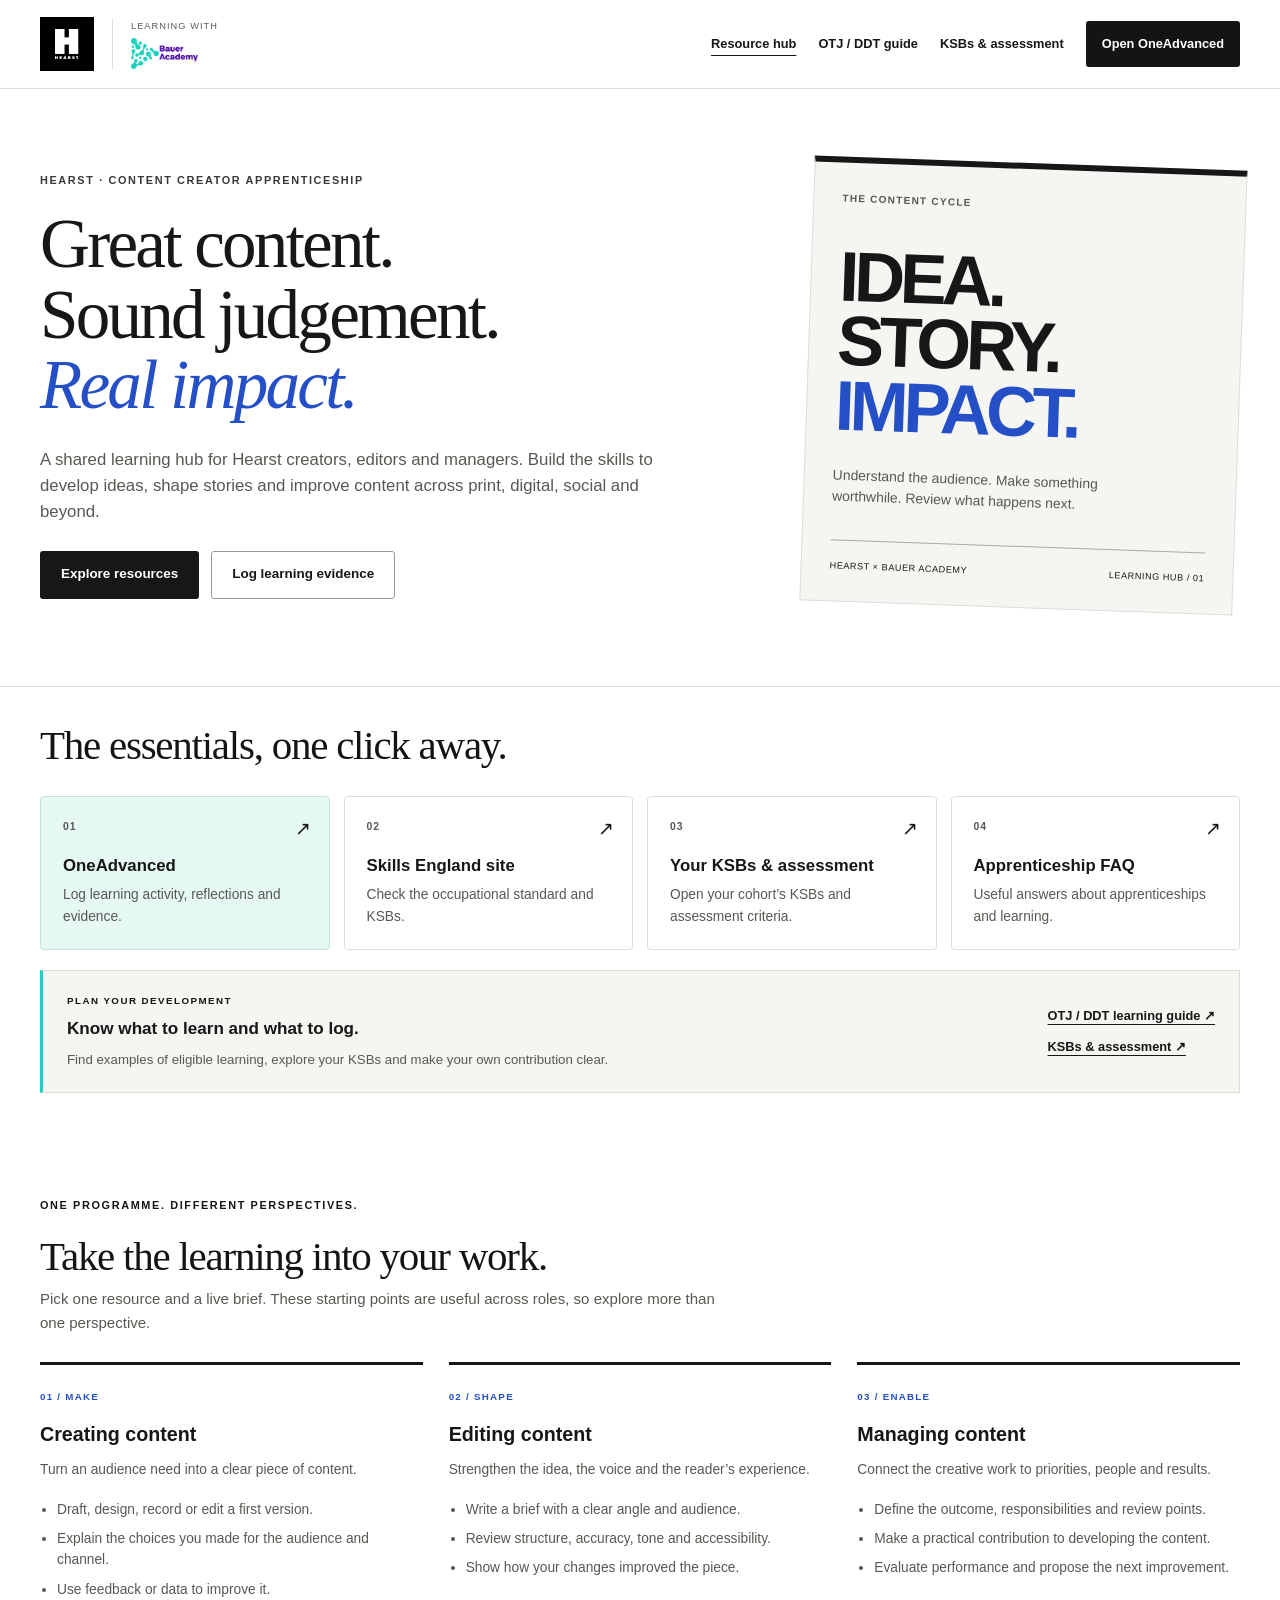
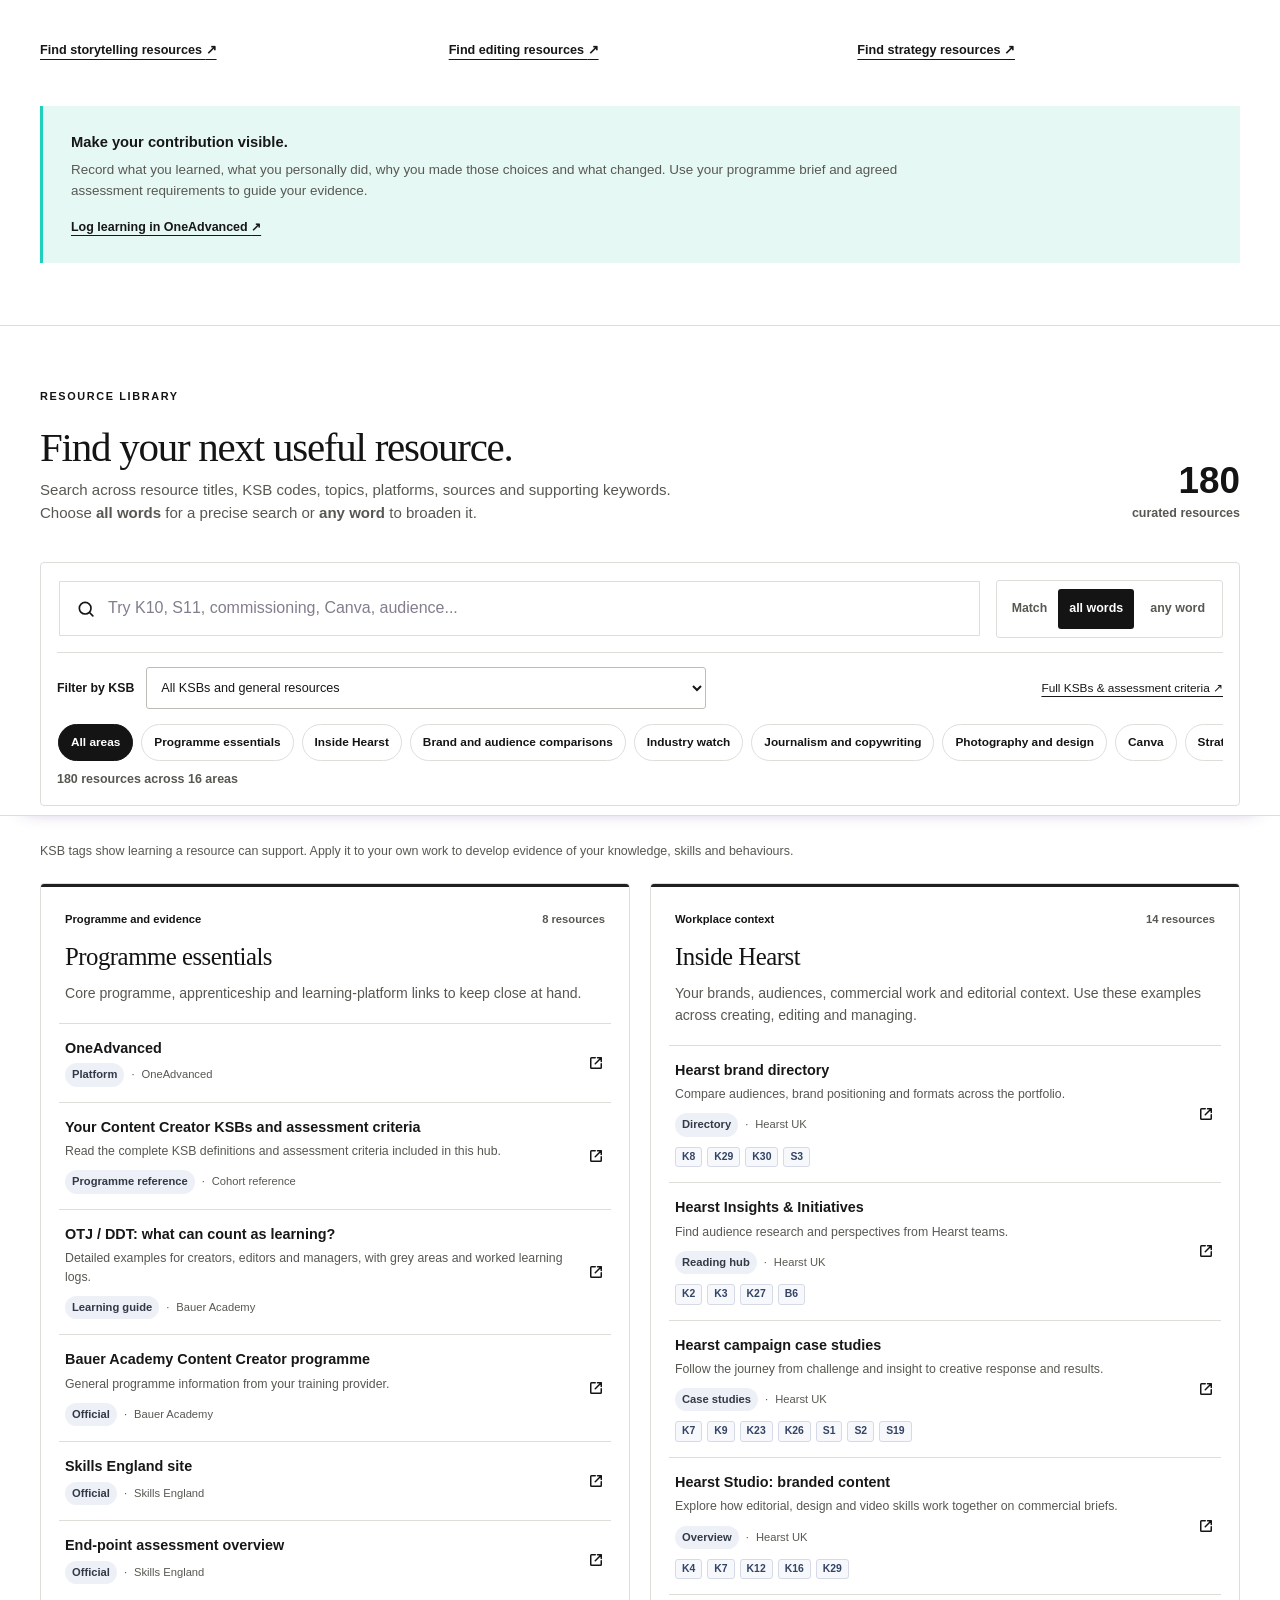
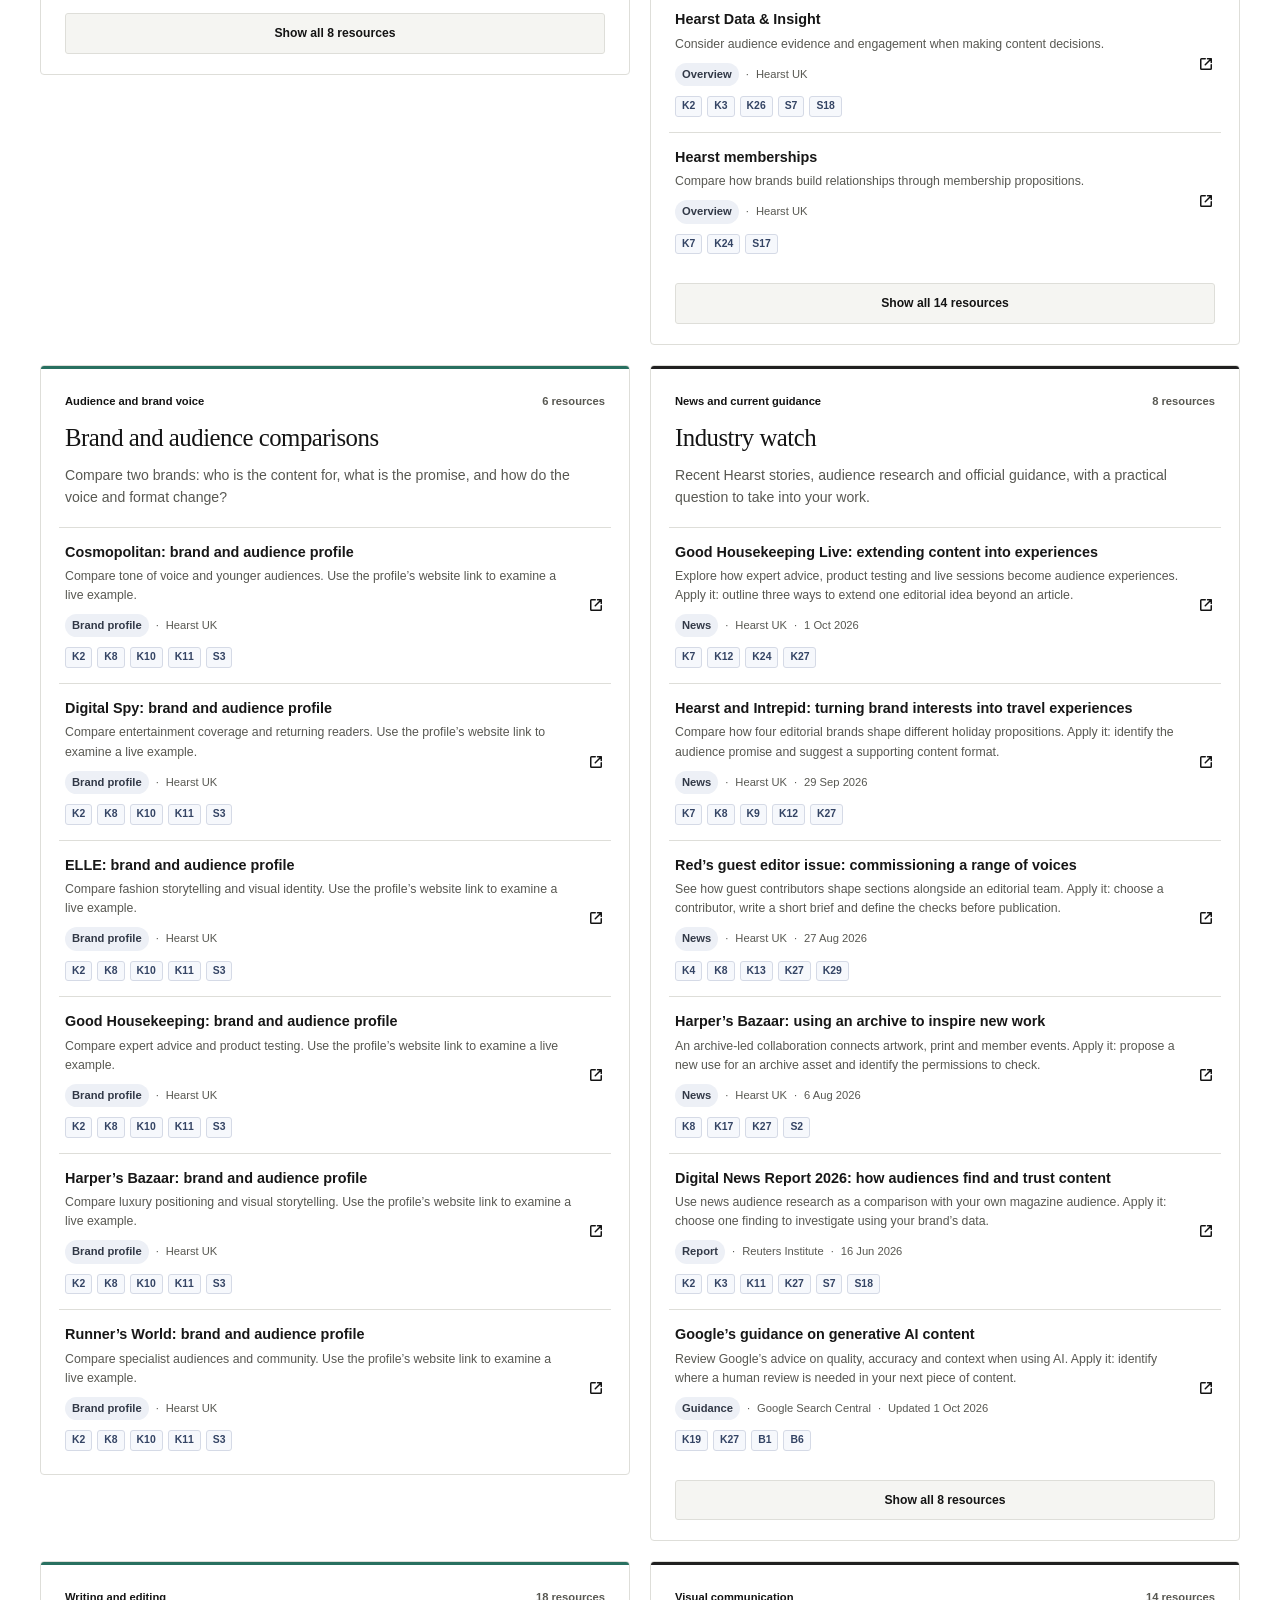
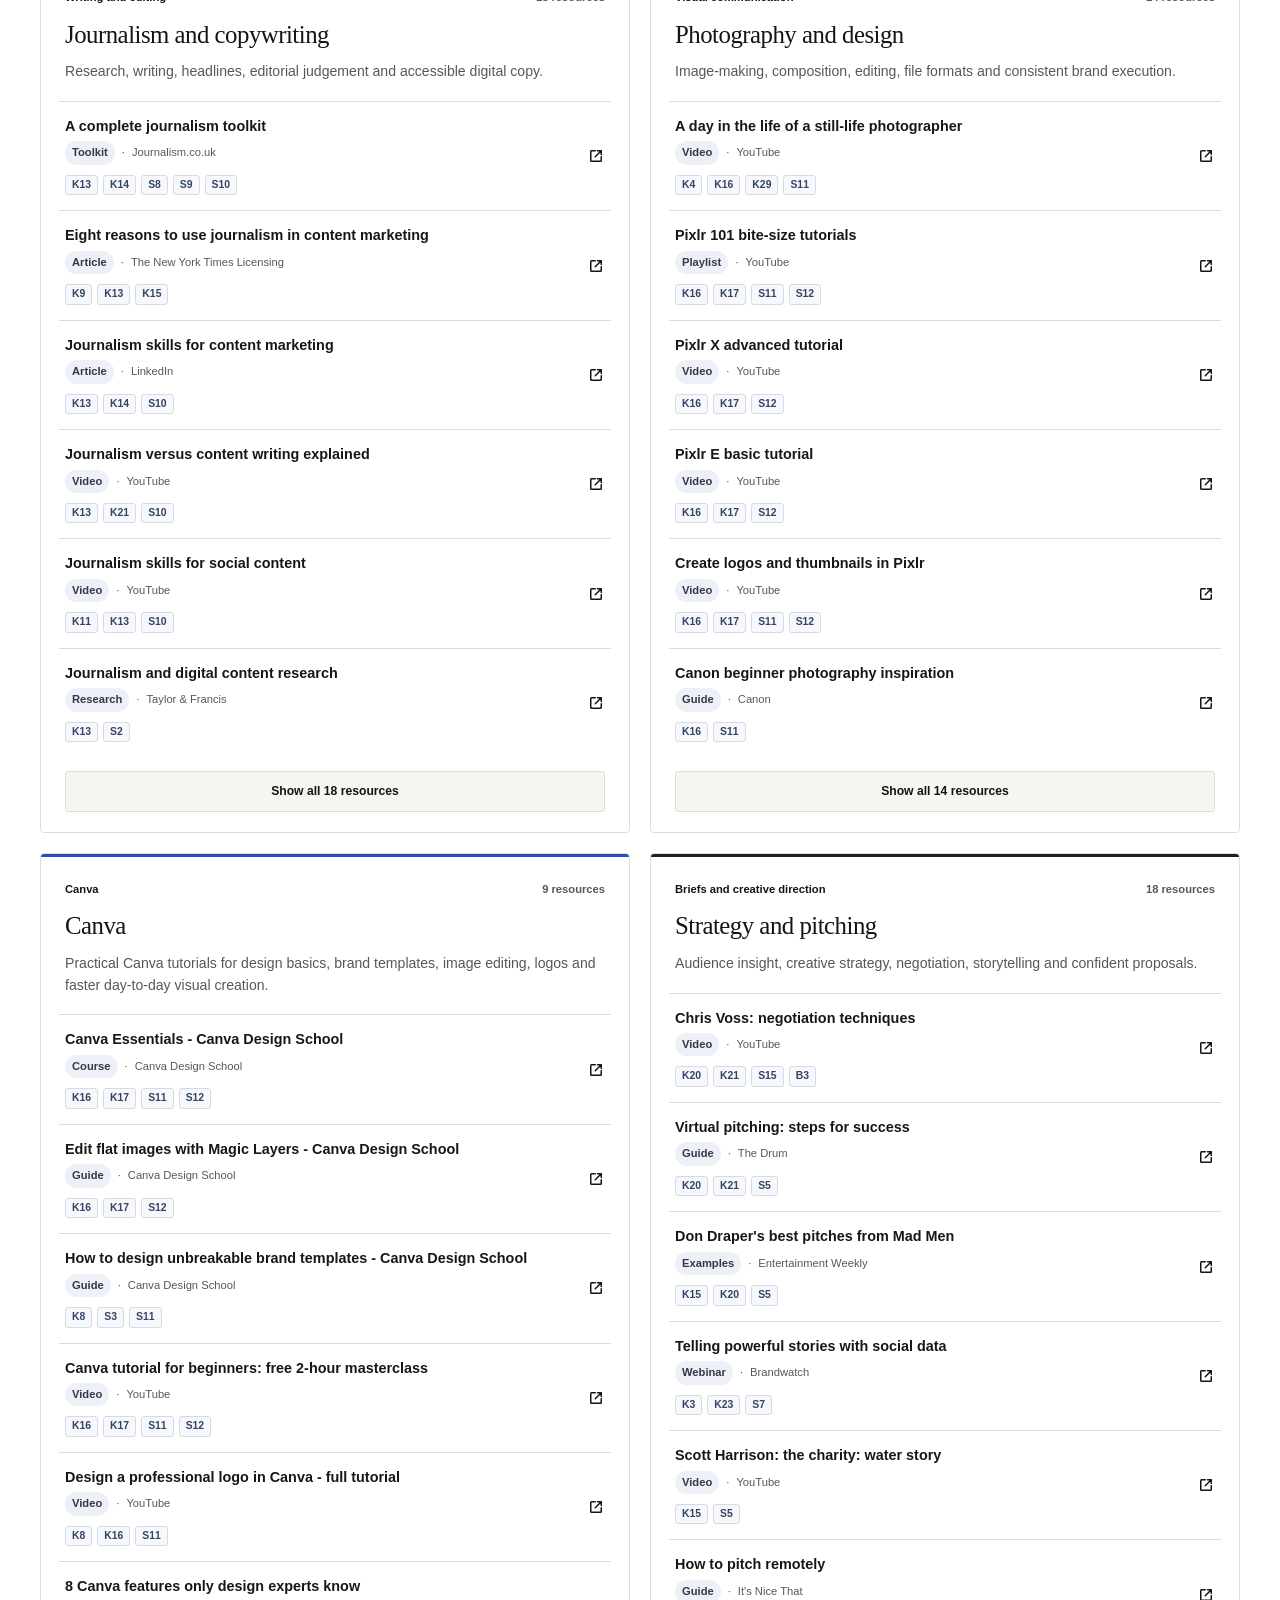
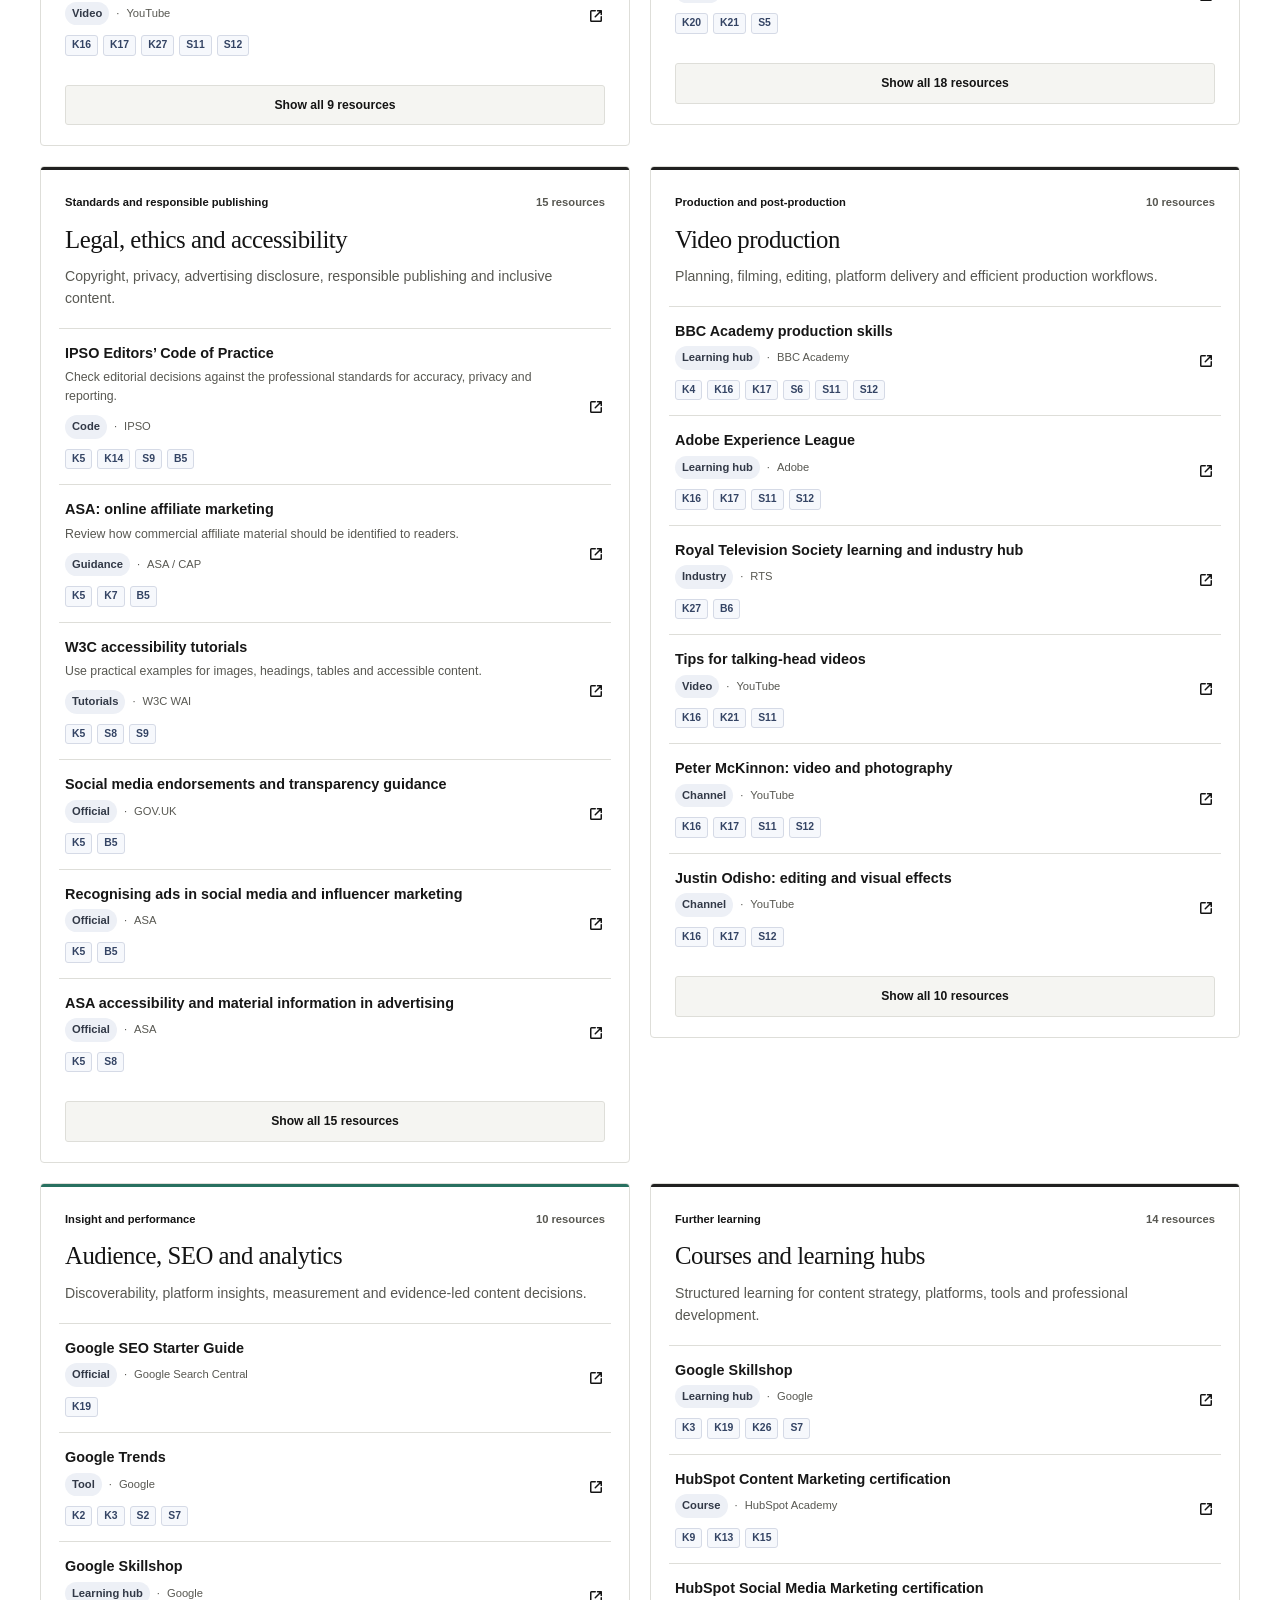
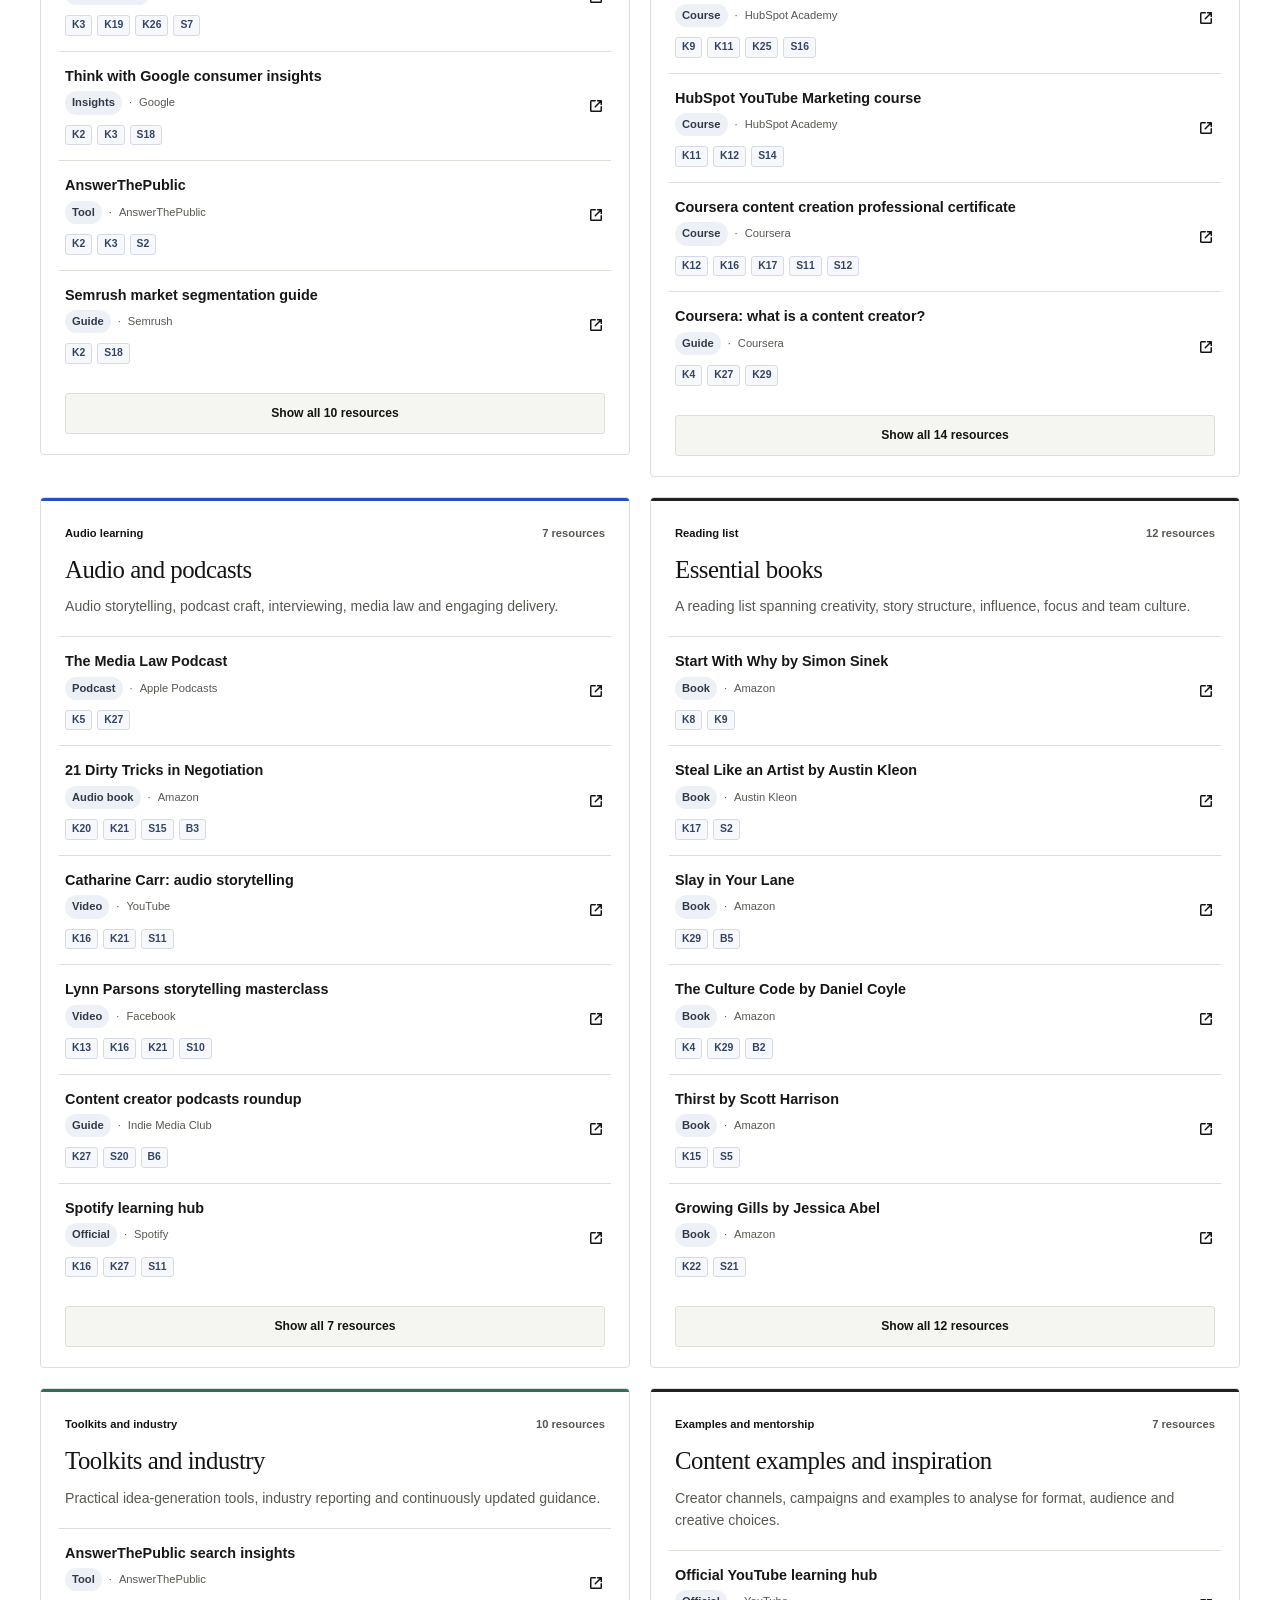
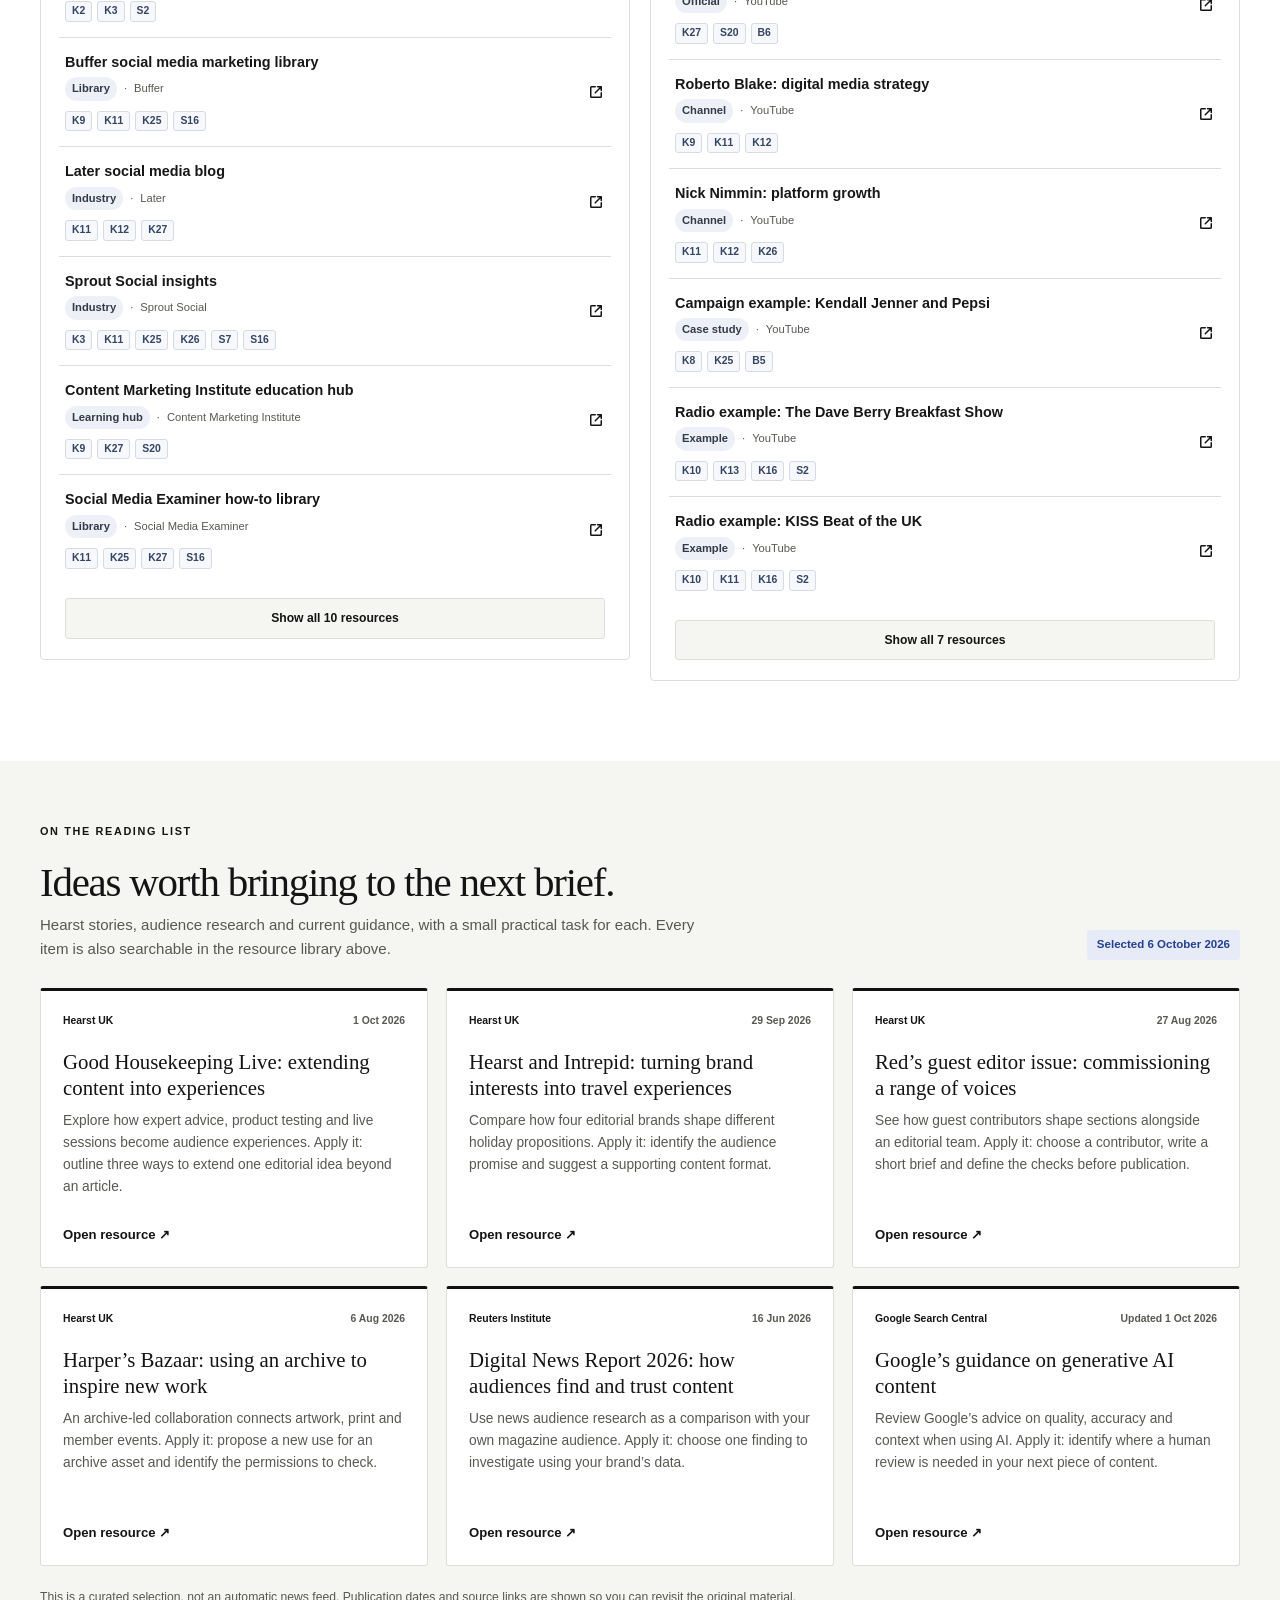
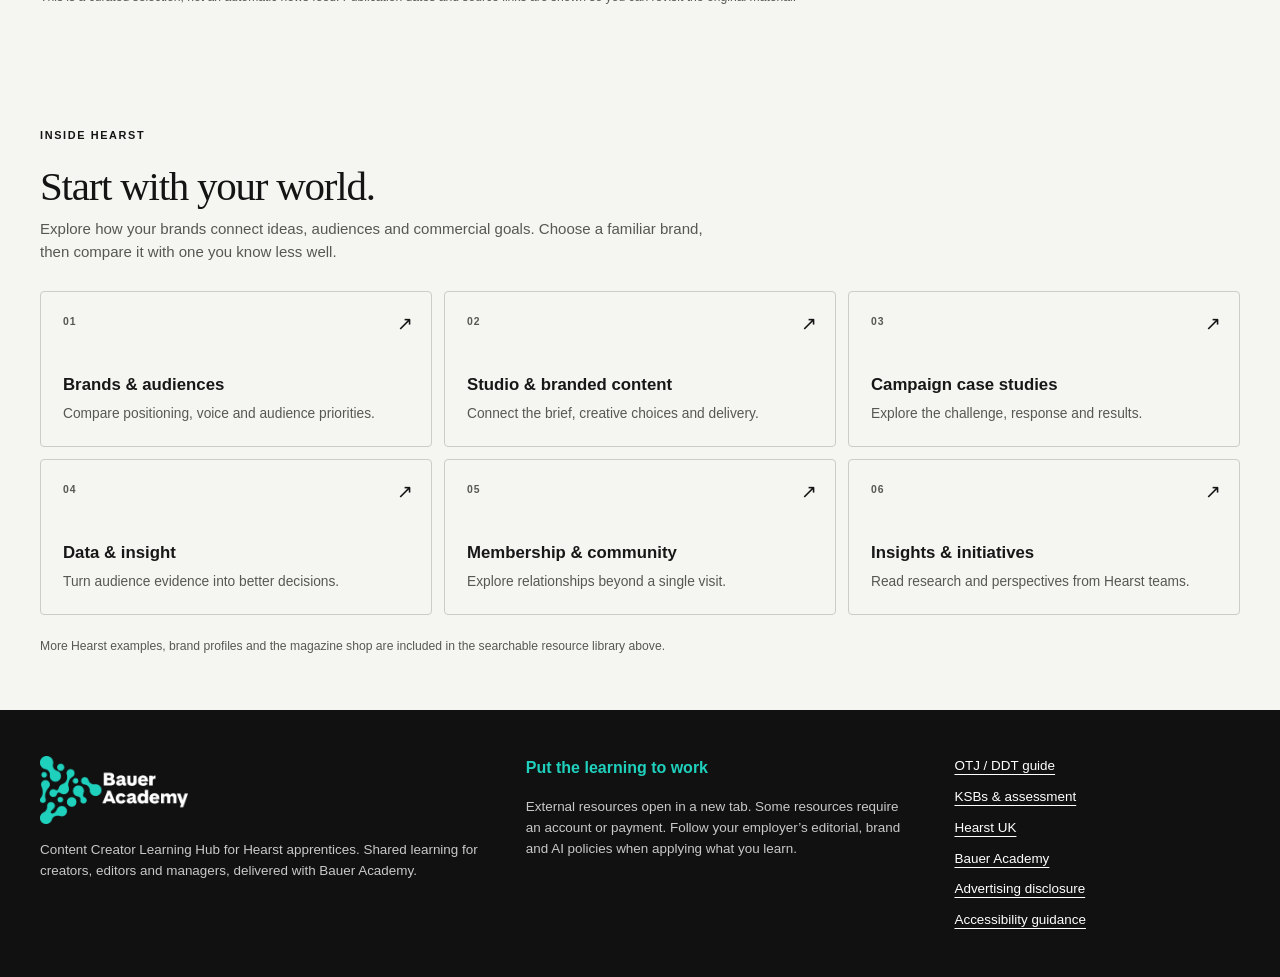
<file: index.html>
<!doctype html>
<html lang="en-GB">
<head>
  <meta charset="utf-8">
  <meta name="viewport" content="width=device-width, initial-scale=1">
  <meta name="description" content="A shared Content Creator apprenticeship resource hub for Hearst creators, editors and managers, delivered with Bauer Academy.">
  <meta name="theme-color" content="#111111">
  <meta name="application-version" content="hearst-hub-resource-first-2026-10-06">
  <title>Content Creator Learning Hub | Hearst & Bauer Academy</title>
  <style>
:root {
  --purple: #4700A3;
  --purple-deep: #2f006d;
  --mint: #1FD1BD;
  --lavender: #A096FF;
  --peach: #FF7D6A;
  --lemon: #FFF050;
  --aqua: #5AF0FF;
  --light-mint: #BEFAEB;
  --light-lavender: #E1DCFF;
  --light-peach: #FFD2D2;
  --light-lemon: #FFFFC8;
  --light-aqua: #C8FAFF;
  --ink: #171717;
  --muted: #62606b;
  --line: #e8e4ef;
  --wash: #f7f5fa;
  --white: #ffffff;
  --shadow-sm: 0 9px 28px rgba(71,0,163,.08);
  --shadow-lg: 0 28px 80px rgba(39,0,86,.20);
  --radius-sm: 12px;
  --radius-md: 20px;
  --radius-lg: 30px;
  --header-height: 82px;
}
* { box-sizing: border-box; }
html { scroll-behaviour: smooth; scroll-behavior: smooth; }
body { margin: 0; font-family: 'Arial Nova', Arial, Helvetica, sans-serif; color: var(--ink); background: var(--wash); line-height: 1.55; -webkit-font-smoothing: antialiased; }
a { color: inherit; } button, input { font: inherit; } button { cursor: pointer; } img { display: block; max-width: 100%; }
.shell { width: min(1240px, calc(100% - 40px)); margin-inline: auto; }
.sr-only { position: absolute; width: 1px; height: 1px; padding: 0; margin: -1px; overflow: hidden; clip: rect(0,0,0,0); white-space: nowrap; border: 0; }
.skip-link { position: fixed; left: 16px; top: 12px; z-index: 999; transform: translateY(-150%); background: var(--white); color: var(--purple); padding: 10px 14px; border-radius: 8px; font-weight: 800; box-shadow: var(--shadow-sm); }
.skip-link:focus { transform: translateY(0); }

.site-header { position: sticky; top: 0; z-index: 80; background: var(--white); border-bottom: 1px solid var(--line); box-shadow: 0 4px 18px rgba(32,0,73,.04); }
.header-inner { min-height: var(--header-height); display: flex; align-items: center; justify-content: space-between; gap: 24px; }
.brand-home { display: inline-flex; align-items: center; text-decoration: none; }
.brand-home img { width: auto; height: auto; max-height: 52px; object-fit: contain; }
.top-nav { display: flex; align-items: center; gap: 24px; font-size: .9rem; font-weight: 800; }
.top-nav a { text-decoration: none; } .top-nav a:not(.nav-cta):hover { color: var(--purple); text-decoration: underline; text-underline-offset: 5px; }
.nav-cta { padding: 11px 16px; color: var(--white); background: var(--purple); border-radius: 999px; } .nav-cta:hover { background: var(--purple-deep); }

.hero { position: relative; overflow: hidden; color: var(--white); background: var(--purple); padding: 86px 0 108px; }
.hero::after { content: ""; position: absolute; inset: auto -12% -190px 36%; height: 280px; background: var(--white); border-radius: 50% 50% 0 0 / 60% 60% 0 0; transform: rotate(-2deg); opacity: .98; }
.hero-keyvisual { position: absolute; width: min(46vw, 650px); right: -70px; top: -94px; opacity: .30; transform: rotate(-9deg); pointer-events: none; }
.hero-keyvisual.secondary { width: 250px; right: 36%; top: auto; bottom: -165px; opacity: .14; transform: rotate(18deg); }
.hero-grid { position: relative; z-index: 2; display: grid; grid-template-columns: minmax(0, 1.15fr) minmax(330px, .72fr); gap: 70px; align-items: center; }
.hero-copy { max-width: 760px; }
.eyebrow { margin: 0 0 14px; color: var(--mint); font-size: .77rem; font-weight: 900; letter-spacing: .14em; text-transform: uppercase; }
.eyebrow.dark { color: var(--purple); } h1,h2,h3,p { margin-top: 0; }
h1 { margin-bottom: 24px; font-size: clamp(3rem, 5vw, 5.4rem); line-height: .96; letter-spacing: -.055em; max-width: 900px; }
.hero-lead { max-width: 700px; margin-bottom: 32px; color: #f1eaff; font-size: clamp(1.05rem, 1.7vw, 1.28rem); }
.hero-actions { display: flex; flex-wrap: wrap; gap: 12px; }
.button { display: inline-flex; align-items: center; justify-content: center; min-height: 50px; padding: 0 20px; border: 1px solid transparent; border-radius: 999px; text-decoration: none; font-weight: 900; transition: .2s ease; }
.button:hover { transform: translateY(-2px); } .button-primary { background: var(--mint); color: var(--purple-deep); box-shadow: 0 10px 24px rgba(31,209,189,.20); } .button-primary:hover { background: var(--light-mint); }
.button-secondary { border-color: rgba(255,255,255,.55); color: var(--white); background: rgba(255,255,255,.08); } .button-secondary:hover { background: rgba(255,255,255,.16); }
.hero-panel { position: relative; background: var(--white); color: var(--ink); border-radius: var(--radius-lg); padding: 30px; box-shadow: var(--shadow-lg); }
.hero-panel::before { content: ""; position: absolute; width: 84px; height: 84px; right: -20px; top: -24px; background: var(--mint); border-radius: 48% 52% 64% 36% / 45% 42% 58% 55%; z-index: -1; }
.panel-kicker { color: var(--purple); font-size: .75rem; letter-spacing: .12em; text-transform: uppercase; font-weight: 900; }
.steps-list { list-style: none; padding: 0; margin: 0; display: grid; gap: 4px; } .steps-list li { display: grid; grid-template-columns: 44px 1fr; gap: 14px; padding: 15px 0; border-top: 1px solid var(--line); } .steps-list li:first-child { border-top: 0; }
.steps-list li > span { color: var(--purple); font-weight: 900; font-size: .78rem; } .steps-list strong { display: block; margin-bottom: 3px; font-size: 1.02rem; } .steps-list p { margin: 0; color: var(--muted); font-size: .9rem; }

.quick-links { position: relative; z-index: 4; padding: 0 0 72px; margin-top: -30px; background: var(--white); }
.section-heading { display: flex; align-items: end; justify-content: space-between; gap: 32px; margin-bottom: 28px; } .compact-heading { padding-top: 38px; margin-bottom: 20px; }
.section-heading h2 { margin-bottom: 8px; color: var(--purple); font-size: clamp(2rem, 3.5vw, 3.2rem); line-height: 1.04; letter-spacing: -.04em; } .section-heading p:last-child { max-width: 680px; color: var(--muted); margin-bottom: 0; }
.quick-link-grid { display: grid; grid-template-columns: repeat(4, 1fr); gap: 14px; }
.quick-link { position: relative; min-height: 168px; padding: 22px; display: flex; flex-direction: column; justify-content: space-between; text-decoration: none; background: var(--white); border: 1px solid var(--line); border-radius: var(--radius-md); box-shadow: var(--shadow-sm); transition: .2s ease; }
.quick-link:hover { transform: translateY(-4px); box-shadow: 0 18px 40px rgba(71,0,163,.12); border-color: #cfc3e4; } .quick-link.featured { background: var(--light-mint); border-color: var(--mint); }
.quick-number { color: var(--purple); font-size: .72rem; font-weight: 900; } .quick-link strong { display: block; margin: 18px 0 5px; font-size: 1.05rem; } .quick-link p { margin: 0; color: var(--muted); font-size: .86rem; } .quick-link .arrow { position: absolute; right: 18px; top: 17px; color: var(--purple); font-size: 1.2rem; }

.watch-section { padding: 74px 0 84px; background: var(--wash); }
.watch-heading-note { display: inline-flex; align-items: center; gap: 8px; padding: 6px 10px; border-radius: 999px; background: var(--light-lavender); color: var(--purple); font-weight: 900; font-size: .72rem; }
.watch-grid { display: grid; grid-template-columns: repeat(3, minmax(0,1fr)); gap: 18px; }
.watch-card { min-height: 252px; display: flex; flex-direction: column; text-decoration: none; background: var(--white); border: 1px solid var(--line); border-radius: var(--radius-md); padding: 22px; box-shadow: var(--shadow-sm); transition: .2s ease; }
.watch-card:hover { transform: translateY(-4px); box-shadow: 0 18px 42px rgba(71,0,163,.12); border-color: #cfc3e4; } .watch-meta { display: flex; justify-content: space-between; gap: 12px; color: var(--muted); font-size: .72rem; font-weight: 800; } .watch-meta span { color: var(--purple); }
.watch-card h3 { margin: 20px 0 9px; color: var(--purple); font-size: 1.15rem; line-height: 1.25; } .watch-card p { margin: 0 0 18px; color: var(--muted); font-size: .86rem; } .watch-link { margin-top: auto; color: var(--purple); font-size: .82rem; font-weight: 900; }

.library-section { padding: 76px 0 110px; background: var(--white); } .library-count { min-width: 130px; text-align: right; color: var(--muted); } .library-count strong { display: block; color: var(--purple); font-size: 2.3rem; line-height: 1; } .library-count span { font-size: .78rem; font-weight: 800; }
.search-sticky-wrap { position: sticky; top: var(--header-height); z-index: 50; margin-bottom: 26px; padding: 14px 0 14px; background: var(--white); isolation: isolate; }
.search-sticky-wrap::before { content: ""; position: absolute; z-index: -1; top: 0; bottom: 0; left: 50%; width: 100vw; transform: translateX(-50%); background: var(--white); border-bottom: 1px solid var(--line); box-shadow: 0 16px 18px -24px rgba(47,0,109,.45); }
.search-panel { padding: 16px; background: var(--white); border: 1px solid var(--line); border-radius: var(--radius-md); box-shadow: 0 10px 30px rgba(71,0,163,.07); }
.search-row { display: grid; grid-template-columns: 1fr auto; gap: 14px; align-items: center; } .search-box { position: relative; display: flex; align-items: center; min-height: 58px; border: 2px solid transparent; border-radius: 15px; background: var(--white); box-shadow: inset 0 0 0 1px var(--line); } .search-box:focus-within { border-color: var(--purple); box-shadow: 0 0 0 4px rgba(71,0,163,.10); } .search-icon { display: grid; place-items: center; margin-left: 17px; color: var(--purple); }
.search-box input { width: 100%; min-width: 0; padding: 15px 86px 15px 12px; border: 0; outline: 0; background: transparent; color: var(--ink); font-size: 1rem; } .search-box input::placeholder { color: #837d8d; } .clear-search { position: absolute; right: 12px; border: 0; border-radius: 999px; background: var(--wash); color: var(--purple); padding: 7px 11px; font-size: .76rem; font-weight: 900; }
.match-control { min-height: 58px; display: flex; align-items: center; gap: 5px; padding: 6px; background: var(--white); border: 1px solid var(--line); border-radius: 15px; } .match-control > span { padding: 0 6px 0 9px; color: var(--muted); font-size: .77rem; font-weight: 800; } .match-button { border: 0; background: transparent; color: var(--muted); border-radius: 10px; padding: 10px 11px; font-size: .78rem; font-weight: 900; } .match-button.active { background: var(--purple); color: var(--white); }
.filter-row { display: flex; justify-content: space-between; gap: 16px; align-items: center; margin-top: 14px; } .category-filters { display: flex; gap: 8px; overflow-x: auto; padding: 1px 1px 3px; scrollbar-width: thin; } .filter-button { flex: 0 0 auto; border: 1px solid var(--line); background: var(--white); color: var(--purple); border-radius: 999px; padding: 8px 12px; font-size: .76rem; font-weight: 900; } .filter-button:hover, .filter-button.active { border-color: var(--purple); background: var(--purple); color: var(--white); } .result-summary { flex: 0 0 auto; margin: 0; color: var(--muted); font-size: .78rem; font-weight: 800; }
.search-note { margin: -8px 0 22px; padding: 12px 15px; border-left: 4px solid var(--purple); background: var(--light-lavender); color: #4a2774; border-radius: 0 10px 10px 0; font-size: .86rem; }
.resource-grid { display: grid; grid-template-columns: repeat(2, minmax(0, 1fr)); gap: 20px; align-items: start; }
.resource-card { --accent: var(--purple); position: relative; overflow: hidden; background: var(--white); border: 1px solid var(--line); border-radius: var(--radius-md); box-shadow: 0 7px 22px rgba(71,0,163,.055); } .resource-card::before { content: ""; display: block; height: 7px; background: var(--accent); }
.resource-card[data-tone="purple"] { --accent: var(--purple); } .resource-card[data-tone="mint"] { --accent: var(--mint); } .resource-card[data-tone="lavender"] { --accent: var(--lavender); } .resource-card[data-tone="aqua"] { --accent: var(--aqua); } .resource-card[data-tone="peach"] { --accent: var(--peach); } .resource-card[data-tone="lemon"] { --accent: var(--lemon); }
.resource-card-header { padding: 24px 24px 18px; } .card-meta { display: flex; flex-wrap: wrap; justify-content: space-between; gap: 10px; margin-bottom: 9px; } .ksb-tag, .resource-total { font-size: .7rem; font-weight: 900; } .ksb-tag { color: var(--purple); } .resource-total { color: var(--muted); } .resource-card h3 { margin-bottom: 7px; color: var(--purple); font-size: 1.35rem; letter-spacing: -.025em; } .resource-card-header > p { margin: 0; color: var(--muted); font-size: .88rem; }
.resource-list { list-style: none; margin: 0; padding: 0 18px 8px; } .resource-item { border-top: 1px solid var(--line); } .resource-link { display: grid; grid-template-columns: minmax(0,1fr) auto; gap: 14px; align-items: center; padding: 15px 6px; text-decoration: none; border-radius: 10px; } .resource-link:hover { background: var(--wash); } .resource-link:focus-visible { outline: 3px solid rgba(71,0,163,.28); outline-offset: 2px; } .resource-title { display: block; margin-bottom: 5px; color: var(--ink); font-weight: 800; font-size: .9rem; line-height: 1.35; } .resource-detail { display: flex; flex-wrap: wrap; align-items: center; gap: 7px; color: var(--muted); font-size: .7rem; } .resource-type { display: inline-flex; padding: 3px 7px; border-radius: 999px; background: var(--light-lavender); color: var(--purple); font-weight: 900; } .resource-source::before, .resource-date::before { content: "·"; margin-right: 7px; } .external-icon { color: var(--purple); transition: transform .2s ease; } .resource-link:hover .external-icon { transform: translate(2px,-2px); }
.card-footer { padding: 6px 24px 20px; } .expand-button { width: 100%; border: 1px solid var(--line); background: var(--wash); color: var(--purple); border-radius: 12px; padding: 10px 14px; font-size: .76rem; font-weight: 900; } .expand-button:hover { background: var(--light-lavender); border-color: #cfc3e4; }
.empty-state { text-align: center; padding: 74px 20px 20px; } .empty-mark { display: block; width: 68px; height: 68px; margin: 0 auto 20px; background: var(--mint); border-radius: 43% 57% 64% 36% / 45% 38% 62% 55%; } .empty-state h3 { margin-bottom: 7px; color: var(--purple); font-size: 1.5rem; } .empty-state p { color: var(--muted); }

.site-footer { position: relative; overflow: hidden; padding: 58px 0; color: var(--white); background: var(--purple-deep); } .site-footer::after { content:""; position:absolute; width:330px; height:365px; right:-100px; bottom:-165px; background-image:url('[data-uri]'); background-size:contain; background-repeat:no-repeat; opacity:.14; transform:rotate(8deg); } .footer-grid { position:relative; z-index:2; display: grid; grid-template-columns: 1.15fr 1fr .75fr; gap: 48px; align-items: start; } .footer-logo { width: 210px; height: auto; display: block; padding: 0; border-radius: 0; background: transparent; } .footer-brand p, .footer-note p { margin: 16px 0 0; color: #ded3ef; font-size: .84rem; } .footer-note strong { color: var(--mint); } .footer-links { display: grid; gap: 10px; } .footer-links a { color: var(--white); text-decoration-thickness: 1px; text-underline-offset: 4px; font-size: .84rem; } .footer-links a:hover { color: var(--mint); }

:focus-visible { outline: 3px solid var(--mint); outline-offset: 3px; }
@media (prefers-reduced-motion: reduce) { *,*::before,*::after { scroll-behavior: auto !important; transition: none !important; animation: none !important; } }
@media (max-width: 1040px) { .top-nav a:not(.nav-cta) { display: none; } .hero-grid { grid-template-columns: 1fr .72fr; gap: 38px; } .quick-link-grid { grid-template-columns: repeat(2,1fr); } .watch-grid { grid-template-columns: repeat(2,1fr); } .footer-grid { grid-template-columns: 1fr 1fr; } .footer-links { grid-column: 1/-1; grid-template-columns: repeat(3,auto); justify-content:start; gap:26px; } }
@media (max-width: 780px) { :root { --header-height: 74px; } .shell { width: min(100% - 28px, 1240px); } .header-inner { min-height: var(--header-height); } .brand-home img { width: auto; max-height: 44px; } .nav-cta { padding: 9px 12px; font-size: .76rem; } .hero { padding: 64px 0 94px; } .hero-grid { grid-template-columns: 1fr; } .hero-panel { max-width: 590px; } .hero-keyvisual { width: 530px; right:-210px; top:-60px; opacity:.22; } .section-heading { align-items: start; } .library-count { display: none; } .search-sticky-wrap { position: relative; top: auto; padding-top: 0; } .search-sticky-wrap::before { display:none; } .search-row { grid-template-columns: 1fr; } .match-control { width: fit-content; min-height: 48px; } .filter-row { align-items:start; flex-direction:column; } .category-filters { width:100%; } .resource-grid { grid-template-columns:1fr; } .footer-grid { grid-template-columns:1fr; gap:28px; } .footer-links { grid-column:auto; grid-template-columns:1fr; gap:10px; } }
@media (max-width: 560px) { .brand-home img { width: 116px; } .nav-cta { padding: 8px 10px; font-size: .68rem; } h1 { font-size: 2.8rem; } .hero-actions { align-items:stretch; flex-direction:column; } .button { width:100%; } .hero-panel { padding:22px; border-radius:22px; } .quick-link-grid, .watch-grid { grid-template-columns:1fr; } .quick-link { min-height:148px; } .watch-card { min-height:220px; } .library-section { padding-top:58px; } .section-heading h2 { font-size:2.15rem; } .search-panel { padding:12px; } .search-box input { padding-right:70px; font-size:.9rem; } .match-control { width:100%; justify-content:space-between; } .resource-card-header { padding:21px 19px 15px; } .resource-list { padding-inline:13px; } .card-footer { padding-inline:19px; } }
.noscript-message { padding:14px 20px; background:var(--light-lemon); color:#4b4200; text-align:center; font-weight:800; border-bottom:1px solid #e4d769; }
  
/* Hearst edition: editorial layout, with original supplied partner logos. */
:root { --purple:#141414; --purple-deep:#101010; --mint:#1FD1BD; --light-mint:#e6f8f4; --light-lavender:#edf0f6; --wash:#f5f5f2; --line:#deded9; --muted:#585852; --shadow-sm:none; --shadow-lg:none; --radius-md:4px; --radius-lg:4px; --header-height:88px; --editorial-blue:#244fc7; }
html { scroll-padding-top:110px; } .shell { width:min(1200px,calc(100% - 48px)); }
.site-header { box-shadow:none; } .header-inner { padding-block:15px; min-height:88px; gap:18px; }
.header-brands { display:flex; align-items:center; gap:18px; flex-shrink:0; }
.brand-home img { height:54px; width:54px; max-height:54px; }
.partner-brand { border-left:1px solid var(--line); padding-left:18px; display:grid; gap:4px; }
.partner-brand span { text-transform:uppercase; font-size:.58rem; letter-spacing:.11em; color:var(--muted); }
.partner-brand img { height:31px; width:auto; max-width:88px; object-fit:contain; }
.top-nav { gap:22px; font-size:.8rem; } .nav-cta { border-radius:3px; background:#141414; padding:13px 16px; }
.hero { color:var(--ink); background:#fff; padding:74px 0 78px; border-bottom:1px solid var(--line); }
.hero::after,.hero-panel::before { display:none; }
.hero-grid { grid-template-columns:minmax(0,1.3fr) minmax(300px,.8fr); gap:64px; }
.eyebrow { color:#383838; font-size:.68rem; letter-spacing:.15em; margin-bottom:20px; }
h1 { font-family:Georgia,'Times New Roman',serif; font-weight:400; font-size:clamp(3.5rem,5.4vw,5.25rem); line-height:1.02; letter-spacing:-.04em; margin-bottom:26px; }
h1 em { color:var(--editorial-blue); font-weight:400; }
.hero-lead { color:var(--muted); font-size:1.05rem; max-width:620px; margin-bottom:26px; }
.button { border-radius:3px; font-size:.84rem; min-height:48px; }
.button-primary { background:var(--ink); color:#fff; box-shadow:none; } .button-primary:hover { background:#353535; color:#fff; }
.button-secondary { background:#fff; color:var(--ink); border-color:#999; } .button-secondary:hover { background:var(--wash); }
.hero-panel { border-radius:0; padding:28px; background:var(--wash); border:1px solid var(--line); border-top:6px solid var(--ink); transform:rotate(2deg); }
.panel-kicker { font-size:.63rem; color:var(--muted); }
.editorial-word { font-size:clamp(3.8rem,5.5vw,5.6rem); font-weight:900; letter-spacing:-.07em; line-height:.92; margin:38px 0 26px; }
.editorial-word span { color:var(--editorial-blue); }
.panel-description { color:var(--muted); font-size:.87rem; max-width:290px; }
.edition-line { display:flex; flex-wrap:wrap; justify-content:space-between; gap:12px; border-top:1px solid #aaa; padding-top:18px; margin-top:32px; font-size:.57rem; text-transform:uppercase; letter-spacing:.06em; }
.quick-links { margin-top:0; padding:0 0 42px; background:#fff; }
.compact-heading { padding-top:36px; } .compact-heading h2 { font-size:1.35rem; letter-spacing:-.02em; }
.compact-heading .eyebrow { display:none; }
.quick-link { border-radius:4px; box-shadow:none; min-height:152px; }
.quick-link.featured { border-color:#c1e5dd; } .quick-link:hover { box-shadow:none; border-color:var(--ink); transform:translateY(-2px); }
.quick-number { font-size:.65rem; letter-spacing:.09em; color:var(--muted); }
.hearst-section { padding:58px 0 54px; background:var(--wash); }
.section-heading h2 { font-family:Georgia,'Times New Roman',serif; font-weight:400; font-size:clamp(2.1rem,3.2vw,3rem); line-height:1.1; letter-spacing:-.03em; }
.section-heading p:last-child { font-size:.94rem; } .section-index { color:#d4d4cd; font-size:4rem; font-weight:900; line-height:1; }
.hearst-links { display:grid; grid-template-columns:repeat(3,1fr); gap:12px; }
.hearst-links .quick-link { min-height:156px; background:transparent; border-color:#ccccc6; }
.section-footnote { color:var(--muted); font-size:.76rem; margin:22px 0 0; max-width:850px; }
.role-section { background:#fff; padding:62px 0; border-bottom:1px solid var(--line); }
.role-grid { display:grid; grid-template-columns:repeat(3,1fr); gap:26px; }
.role-card { border-top:3px solid var(--ink); padding:24px 0 4px; display:flex; flex-direction:column; }
.role-number { font-size:.61rem; letter-spacing:.13em; font-weight:800; color:var(--editorial-blue); }
.role-card h3 { font-size:1.23rem; margin:15px 0 10px; } .role-card p,.role-card li { font-size:.86rem; color:var(--muted); }
.role-card p { margin-bottom:10px; } .role-card ul { padding-left:17px; margin:0 0 22px; } .role-card li { margin:8px 0; }
.role-card button { text-align:left; border:0; padding:11px 0; background:transparent; color:var(--ink); text-decoration:underline; text-underline-offset:5px; font-size:.79rem; font-weight:800; margin-top:auto; }
.role-card button:hover { color:var(--editorial-blue); }
.evidence-line { background:var(--light-mint); padding:24px 28px; margin-top:30px; border-left:3px solid var(--mint); }
.evidence-line strong { font-size:.92rem; } .evidence-line p { font-size:.84rem; color:var(--muted); max-width:860px; margin:6px 0 12px; } .evidence-line a { font-size:.78rem; font-weight:800; text-underline-offset:4px; }
.watch-section { padding:62px 0; } .watch-heading-note { background:#e7ebf8; color:#243f91; border-radius:3px; white-space:nowrap; }
.watch-card { min-height:280px; border-radius:3px; box-shadow:none; border-top:3px solid #111; }
.watch-card:hover { box-shadow:none; border-color:#111; transform:translateY(-2px); }
.watch-card h3 { font-family:Georgia,'Times New Roman',serif; font-size:1.3rem; font-weight:400; } .watch-card p { line-height:1.6; }
.watch-meta { flex-wrap:wrap; font-size:.65rem; } .watch-meta span:last-child { color:var(--muted); }
.library-section { padding:62px 0 80px; } .search-panel { border-radius:4px; box-shadow:none; padding:16px; }
.search-box,.match-control { border-radius:3px; } .match-button { border-radius:3px; }
.search-sticky-wrap { background:#fff; top:var(--header-height); padding:10px 0; }
.search-sticky-wrap::before { z-index:-1; background:#fff; }
.search-box:focus-within { border-color:var(--editorial-blue); box-shadow:none; }
.filter-button { font-weight:700; font-size:.74rem; min-height:36px; } .category-filters { max-width:100%; }
.filter-row { align-items:start; } .result-summary { padding-top:8px; } .clear-search { min-height:36px; }
.search-note { background:#edf0f8; color:#273b70; border-radius:0; }
.resource-card { border-radius:4px; box-shadow:none; } .resource-card::before { height:3px; }
.resource-card[data-tone] { --accent:#202020; } .resource-card[data-tone="mint"] { --accent:#287060; } .resource-card[data-tone="aqua"] { --accent:var(--editorial-blue); }
.resource-card h3 { font-family:Georgia,'Times New Roman',serif; font-weight:400; font-size:1.55rem; letter-spacing:-.02em; }
.resource-description { display:block; margin:0 0 9px; font-size:.77rem; line-height:1.55; color:var(--muted); }
.resource-type { background:#edf0f6; color:#323947; font-weight:700; } .expand-button { border-radius:3px; }
.site-footer { background:#111; padding:46px 0; } .site-footer::after { display:none; }
.footer-logo { width:auto; max-height:68px; max-width:160px; } .footer-brand p,.footer-note p { color:#c9c9c9; }
:focus-visible { outline:3px solid var(--editorial-blue); outline-offset:4px; }
.site-footer :focus-visible { outline-color:var(--mint); }
@media(min-width:781px) { .filter-row { flex-direction:column; gap:6px; } .category-filters { width:100%; } .result-summary { padding-top:0; } }
@media(max-width:1040px) { .hero-grid { gap:35px; grid-template-columns:1.2fr 1fr; } .hero-panel { padding:22px; } }
@media(max-width:780px) { .shell { width:calc(100% - 32px); } .header-inner { min-height:76px; padding-block:12px; } .brand-home img { width:48px; height:48px; max-height:48px; } .header-brands { gap:12px; } .partner-brand { padding-left:12px; } .partner-brand img { height:28px; max-width:70px; }
.hero { padding:45px 0 46px; } .hero-grid { grid-template-columns:1fr; gap:32px; } h1 { font-size:clamp(3.1rem,8.4vw,4.4rem); } .hero-panel { transform:none; max-width:none; } .editorial-word { font-size:3.8rem; margin:22px 0; } .hero-panel .panel-description { max-width:450px; } .edition-line { margin-top:20px; }
.hearst-links { grid-template-columns:repeat(2,1fr); } .role-grid { grid-template-columns:1fr; gap:20px; } .role-card { padding-top:18px; } .role-card ul { margin-bottom:4px; } .section-index { display:none; } .section-heading { flex-wrap:wrap; gap:16px; } .watch-heading-note { font-size:.67rem; } .hearst-section,.role-section,.watch-section,.library-section { padding-block:42px; } .search-sticky-wrap { position:relative; top:auto; } .filter-row { gap:8px; } }
@media(max-width:560px) { .brand-home img { width:44px; height:44px; max-height:44px; } .header-inner { gap:10px; } .partner-brand span { font-size:.49rem; } .partner-brand img { height:25px; max-width:61px; } .nav-cta { padding:11px 10px; font-size:.67rem; } .header-brands { gap:10px; } .partner-brand { padding-left:10px; } .hero-lead { font-size:.98rem; } .hero-actions { flex-direction:row; } .hero-actions .button { width:auto; flex:1; padding-inline:12px; } .hearst-links { grid-template-columns:1fr; } .hearst-links .quick-link { min-height:133px; } .quick-link-grid { grid-template-columns:1fr 1fr; gap:10px; } .quick-link { padding:17px; min-height:170px; } .quick-link strong { font-size:.92rem; } .quick-link p { font-size:.78rem; } .evidence-line { padding:20px; } .footer-grid { gap:24px; } }
@media(max-width:360px) { .partner-brand { display:none; } .quick-link-grid { grid-template-columns:1fr; } }


.ksb-filter-row { display:flex; align-items:center; gap:12px; margin-top:14px; padding-top:14px; border-top:1px solid var(--line); }
.ksb-filter-row label { font-size:.77rem; font-weight:800; flex-shrink:0; }
.ksb-filter-row select { min-width:0; width:min(560px,100%); min-height:42px; border:1px solid #bdbdb8; background:#fff; border-radius:3px; padding:8px 30px 8px 10px; font:inherit; font-size:.79rem; color:var(--ink); }
.ksb-filter-row a { font-size:.74rem; text-underline-offset:4px; margin-left:auto; }
.mapping-note { margin:0 0 22px; color:var(--muted); font-size:.78rem; }
.ksb-selection-note { padding:15px 18px; border-left:3px solid var(--editorial-blue); background:#edf0f8; font-size:.83rem; margin:0 0 24px; color:#263962; }
.resource-ksbs { display:flex; flex-wrap:wrap; gap:5px; margin-top:10px; }
.ksb-chip { display:inline-block; padding:2px 6px; border:1px solid #d5dae6; border-radius:3px; color:#344464; background:#f6f8fc; font-size:.65rem; font-weight:700; line-height:1.4; }
@media(max-width:780px) { .ksb-filter-row { flex-wrap:wrap; gap:8px; } .ksb-filter-row select { width:100%; order:3; } .ksb-filter-row a { max-width:60%; text-align:right; font-size:.67rem; } }


.top-nav a[aria-current="page"]{text-decoration:underline;text-underline-offset:7px}.mobile-pages{display:none}.learning-banner{display:flex;justify-content:space-between;gap:25px;align-items:center;border:1px solid var(--line);border-left:3px solid var(--mint);background:var(--wash);padding:22px 24px;margin-top:20px}.learning-banner .eyebrow{display:block;font-size:.61rem;margin:0 0 8px}.learning-banner strong{display:block;font-size:1.07rem}.learning-banner p{font-size:.83rem;color:var(--muted);margin:7px 0 0}.learning-banner-actions{display:grid;gap:11px;flex-shrink:0;font-size:.8rem;font-weight:800}.learning-banner-actions a{text-underline-offset:4px}
@media(max-width:1040px){.mobile-pages{display:flex;justify-content:center;gap:20px;padding:10px 16px;border-bottom:1px solid var(--line);font-size:.77rem;background:#fff}.mobile-pages a{text-decoration:none}.mobile-pages a[aria-current="page"]{font-weight:800;text-decoration:underline}}
@media(max-width:780px){.learning-banner{align-items:start;flex-direction:column;padding:20px;gap:16px}}
@media(max-width:560px){.mobile-pages{gap:16px;font-size:.7rem}}

</style>
<link rel="icon" type="image/svg+xml" href="data:image/svg+xml,%3Csvg%20xmlns%3D%22http%3A%2F%2Fwww.w3.org%2F2000%2Fsvg%22%20viewBox%3D%220%200%2032%2032%22%3E%3Crect%20width%3D%2232%22%20height%3D%2232%22%20fill%3D%22%23111%22%2F%3E%3Cpath%20d%3D%22M8%207h5v7h6V7h5v18h-5v-7h-6v7H8z%22%20fill%3D%22white%22%2F%3E%3C%2Fsvg%3E">
</head>
<body>
  <noscript><div class="noscript-message">This resource hub needs JavaScript enabled to display and search the library.</div></noscript>
  <a class="skip-link" href="#resources">Skip to resources</a>

  <header class="site-header">
    <div class="shell header-inner">
      <div class="header-brands"><a class="brand-home" href="#top" aria-label="Hearst Content Creator Learning Hub home"><img src="[data-uri]" alt="Hearst"></a><div class="partner-brand"><span>Learning with</span><img src="[data-uri]" alt="Bauer Academy"></div></div>
      <nav class="top-nav" aria-label="Primary navigation"><a href="index.html" aria-current="page">Resource hub</a><a href="learning-guide.html">OTJ / DDT guide</a><a href="ksbs.html">KSBs &amp; assessment</a><a class="nav-cta" href="https://education.oneadvanced.com" target="_blank" rel="noopener noreferrer">Open OneAdvanced</a></nav>
    </div>
  </header><nav class="mobile-pages" aria-label="Page navigation"><a href="index.html" aria-current="page">Resource hub</a><a href="learning-guide.html">OTJ / DDT guide</a><a href="ksbs.html">KSBs &amp; assessment</a></nav>

  <main id="top">
    <section class="hero">
      <div class="shell hero-grid">
        <div class="hero-copy">
          <p class="eyebrow">Hearst · Content Creator apprenticeship</p>
          <h1>Great content.<br>Sound judgement.<br><em>Real impact.</em></h1>
          <p class="hero-lead">A shared learning hub for Hearst creators, editors and managers. Build the skills to develop ideas, shape stories and improve content across print, digital, social and beyond.</p>
          <div class="hero-actions">
            <a class="button button-primary" href="#resources">Explore resources</a>
            <a class="button button-secondary" href="https://education.oneadvanced.com" target="_blank" rel="noopener noreferrer">Log learning evidence</a>
          </div>
        </div>
        <aside class="hero-panel" aria-label="Shared content skills">
<p class="panel-kicker">The content cycle</p><p class="editorial-word">IDEA.<br>STORY.<br><span>IMPACT.</span></p>
<p class="panel-description">Understand the audience. Make something worthwhile. Review what happens next.</p>
<div class="edition-line"><span>Hearst × Bauer Academy</span><span>Learning hub / 01</span></div>
</aside>
      </div>
    </section>

    <section class="quick-links" id="programme-links" aria-labelledby="programme-heading">
      <div class="shell">
        <div class="section-heading compact-heading"><div><p class="eyebrow dark">Programme links</p><h2 id="programme-heading">The essentials, one click away.</h2></div></div>
        <div class="quick-link-grid">
          <a class="quick-link featured" href="https://education.oneadvanced.com" target="_blank" rel="noopener noreferrer"><span class="quick-number">01</span><div><strong>OneAdvanced</strong><p>Log learning activity, reflections and evidence.</p></div><span class="arrow" aria-hidden="true">↗</span></a>
          <a class="quick-link" href="https://skillsengland.education.gov.uk/apprenticeship-standards/st0105?view=standard" target="_blank" rel="noopener noreferrer"><span class="quick-number">02</span><div><strong>Skills England site</strong><p>Check the occupational standard and KSBs.</p></div><span class="arrow" aria-hidden="true">↗</span></a>
          <a class="quick-link" href="ksbs.html"><span class="quick-number">03</span><div><strong>Your KSBs &amp; assessment</strong><p>Open your cohort’s KSBs and assessment criteria.</p></div><span class="arrow" aria-hidden="true">↗</span></a>
          <a class="quick-link" href="https://baueracademy.co.uk/apprenticeship-101s/" target="_blank" rel="noopener noreferrer"><span class="quick-number">04</span><div><strong>Apprenticeship FAQ</strong><p>Useful answers about apprenticeships and learning.</p></div><span class="arrow" aria-hidden="true">↗</span></a>
        </div>
      <div class="learning-banner"><div><span class="eyebrow dark">Plan your development</span><strong>Know what to learn and what to log.</strong><p>Find examples of eligible learning, explore your KSBs and make your own contribution clear.</p></div><div class="learning-banner-actions"><a href="learning-guide.html">OTJ / DDT learning guide <span aria-hidden="true">↗</span></a><a href="ksbs.html">KSBs &amp; assessment <span aria-hidden="true">↗</span></a></div></div></div>
    </section>

    <section class="role-section" id="apply-learning" aria-labelledby="roles-heading"><div class="shell"><div class="section-heading"><div><p class="eyebrow dark">One programme. Different perspectives.</p><h2 id="roles-heading">Take the learning into your work.</h2><p>Pick one resource and a live brief. These starting points are useful across roles, so explore more than one perspective.</p></div></div><div class="role-grid">
<article class="role-card"><span class="role-number">01 / MAKE</span><h3>Creating content</h3><p>Turn an audience need into a clear piece of content.</p><ul><li>Draft, design, record or edit a first version.</li><li>Explain the choices you made for the audience and channel.</li><li>Use feedback or data to improve it.</li></ul><button type="button" data-topic="storytelling">Find storytelling resources <span aria-hidden="true">↗</span></button></article>
<article class="role-card"><span class="role-number">02 / SHAPE</span><h3>Editing content</h3><p>Strengthen the idea, the voice and the reader’s experience.</p><ul><li>Write a brief with a clear angle and audience.</li><li>Review structure, accuracy, tone and accessibility.</li><li>Show how your changes improved the piece.</li></ul><button type="button" data-topic="editing">Find editing resources <span aria-hidden="true">↗</span></button></article>
<article class="role-card"><span class="role-number">03 / ENABLE</span><h3>Managing content</h3><p>Connect the creative work to priorities, people and results.</p><ul><li>Define the outcome, responsibilities and review points.</li><li>Make a practical contribution to developing the content.</li><li>Evaluate performance and propose the next improvement.</li></ul><button type="button" data-topic="strategy">Find strategy resources <span aria-hidden="true">↗</span></button></article>
</div><div class="evidence-line"><strong>Make your contribution visible.</strong><p>Record what you learned, what you personally did, why you made those choices and what changed. Use your programme brief and agreed assessment requirements to guide your evidence.</p><a href="https://education.oneadvanced.com" target="_blank" rel="noopener noreferrer">Log learning in OneAdvanced <span aria-hidden="true">↗</span></a></div></div></section>

    <section class="library-section" id="resources" aria-labelledby="resources-heading">
      <div class="shell">
        <div class="section-heading">
          <div><p class="eyebrow dark">Resource library</p><h2 id="resources-heading">Find your next useful resource.</h2><p>Search across resource titles, KSB codes, topics, platforms, sources and supporting keywords. Choose <strong>all words</strong> for a precise search or <strong>any word</strong> to broaden it.</p></div>
          <div class="library-count"><strong id="totalResourceCount">0</strong><span>curated resources</span></div>
        </div>

        <div class="search-sticky-wrap">
          <div class="search-panel" aria-label="Search and filter resources">
            <div class="search-row">
              <label class="search-box" for="resourceSearch">
                <span class="search-icon" aria-hidden="true"><svg viewBox="0 0 24 24" width="20" height="20"><circle cx="11" cy="11" r="7" fill="none" stroke="currentColor" stroke-width="2"/><path d="m16.2 16.2 4 4" fill="none" stroke="currentColor" stroke-width="2" stroke-linecap="round"/></svg></span>
                <span class="sr-only">Search resources</span>
                <input id="resourceSearch" type="search" autocomplete="off" placeholder="Try K10, S11, commissioning, Canva, audience...">
                <button class="clear-search" id="clearSearch" type="button" hidden>Clear</button>
              </label>
              <div class="match-control" aria-label="Search matching mode"><span>Match</span><button type="button" class="match-button active" data-match="all" aria-pressed="true">all words</button><button type="button" class="match-button" data-match="any" aria-pressed="false">any word</button></div>
            </div>
            <div class="ksb-filter-row"><label for="ksbFilter">Filter by KSB</label><select id="ksbFilter"><option value="all">All KSBs and general resources</option></select><a href="ksbs.html">Full KSBs &amp; assessment criteria <span aria-hidden="true">↗</span></a></div><div class="filter-row"><div class="category-filters" id="categoryFilters" aria-label="Filter by learning area"></div><p class="result-summary" id="resultSummary" aria-live="polite"></p></div>
          </div>
        </div>
        <p class="mapping-note">KSB tags show learning a resource can support. Apply it to your own work to develop evidence of your knowledge, skills and behaviours.</p><p class="ksb-selection-note" id="ksbSelectionNote" hidden aria-live="polite"></p><p class="search-note" id="activeSearchNote" hidden></p>
        <div class="resource-grid" id="resourceGrid"></div>
        <div class="empty-state" id="emptyState" hidden><span class="empty-mark" aria-hidden="true"></span><h3>No matching resources yet.</h3><p>Try fewer words, switch to <strong>any word</strong>, or clear the learning-area and KSB filters. A KSB without a direct resource match can still be developed through your programme tasks and workplace practice. <a href="learning-guide.html#examples">Explore learning examples.</a></p><button class="button button-primary" id="resetFilters" type="button">Reset search</button></div>
      </div>
    </section>

    <section class="watch-section" id="industry-watch" aria-labelledby="watch-heading"><div class="shell"><div class="section-heading"><div><p class="eyebrow dark">On the reading list</p><h2 id="watch-heading">Ideas worth bringing to the next brief.</h2><p>Hearst stories, audience research and current guidance, with a small practical task for each. Every item is also searchable in the resource library above.</p></div><span class="watch-heading-note">Selected 6 October 2026</span></div><div class="watch-grid"><a class="watch-card" href="https://www.hearst.co.uk/media-centre/press-releases/good-housekeeping-live-country-living-christmas-market-returns-trinny" target="_blank" rel="noopener noreferrer"><div class="watch-meta"><span>Hearst UK</span><span>1 Oct 2026</span></div><h3>Good Housekeeping Live: extending content into experiences</h3><p>Explore how expert advice, product testing and live sessions become audience experiences. Apply it: outline three ways to extend one editorial idea beyond an article.</p><span class="watch-link">Open resource <span aria-hidden="true">↗</span></span></a><a class="watch-card" href="https://www.hearst.co.uk/media-centre/press-releases/hearst-uk-launches-brand-licensing-partnership-intrepid-travel" target="_blank" rel="noopener noreferrer"><div class="watch-meta"><span>Hearst UK</span><span>29 Sep 2026</span></div><h3>Hearst and Intrepid: turning brand interests into travel experiences</h3><p>Compare how four editorial brands shape different holiday propositions. Apply it: identify the audience promise and suggest a supporting content format.</p><span class="watch-link">Open resource <span aria-hidden="true">↗</span></span></a><a class="watch-card" href="https://www.hearst.co.uk/media-centre/press-releases/red-announces-guest-editor-issue-bringing-together-15-inspirational" target="_blank" rel="noopener noreferrer"><div class="watch-meta"><span>Hearst UK</span><span>27 Aug 2026</span></div><h3>Red’s guest editor issue: commissioning a range of voices</h3><p>See how guest contributors shape sections alongside an editorial team. Apply it: choose a contributor, write a short brief and define the checks before publication.</p><span class="watch-link">Open resource <span aria-hidden="true">↗</span></span></a><a class="watch-card" href="https://www.hearst.co.uk/media-centre/press-releases/harpers-bazaar-uk-collaborates-artist-rachel-spelling-original-artwork" target="_blank" rel="noopener noreferrer"><div class="watch-meta"><span>Hearst UK</span><span>6 Aug 2026</span></div><h3>Harper’s Bazaar: using an archive to inspire new work</h3><p>An archive-led collaboration connects artwork, print and member events. Apply it: propose a new use for an archive asset and identify the permissions to check.</p><span class="watch-link">Open resource <span aria-hidden="true">↗</span></span></a><a class="watch-card" href="https://reutersinstitute.politics.ox.ac.uk/digital-news-report/2026/dnr-executive-summary" target="_blank" rel="noopener noreferrer"><div class="watch-meta"><span>Reuters Institute</span><span>16 Jun 2026</span></div><h3>Digital News Report 2026: how audiences find and trust content</h3><p>Use news audience research as a comparison with your own magazine audience. Apply it: choose one finding to investigate using your brand’s data.</p><span class="watch-link">Open resource <span aria-hidden="true">↗</span></span></a><a class="watch-card" href="https://developers.google.com/search/docs/fundamentals/using-gen-ai-content" target="_blank" rel="noopener noreferrer"><div class="watch-meta"><span>Google Search Central</span><span>Updated 1 Oct 2026</span></div><h3>Google’s guidance on generative AI content</h3><p>Review Google’s advice on quality, accuracy and context when using AI. Apply it: identify where a human review is needed in your next piece of content.</p><span class="watch-link">Open resource <span aria-hidden="true">↗</span></span></a></div><p class="section-footnote">This is a curated selection, not an automatic news feed. Publication dates and source links are shown so you can revisit the original material.</p></div></section>

    <section class="hearst-section" id="hearst-world" aria-labelledby="hearst-heading"><div class="shell"><div class="section-heading"><div><p class="eyebrow dark">Inside Hearst</p><h2 id="hearst-heading">Start with your world.</h2><p>Explore how your brands connect ideas, audiences and commercial goals. Choose a familiar brand, then compare it with one you know less well.</p></div></div><div class="hearst-links"><a class="quick-link" href="https://www.hearst.co.uk/brands" target="_blank" rel="noopener noreferrer"><span class="quick-number">01</span><div><strong>Brands &amp; audiences</strong><p>Compare positioning, voice and audience priorities.</p></div><span class="arrow" aria-hidden="true">↗</span></a><a class="quick-link" href="https://www.hearst.co.uk/solutions/branded-content" target="_blank" rel="noopener noreferrer"><span class="quick-number">02</span><div><strong>Studio &amp; branded content</strong><p>Connect the brief, creative choices and delivery.</p></div><span class="arrow" aria-hidden="true">↗</span></a><a class="quick-link" href="https://www.hearst.co.uk/case-studies" target="_blank" rel="noopener noreferrer"><span class="quick-number">03</span><div><strong>Campaign case studies</strong><p>Explore the challenge, response and results.</p></div><span class="arrow" aria-hidden="true">↗</span></a><a class="quick-link" href="https://www.hearst.co.uk/solutions/data-insight" target="_blank" rel="noopener noreferrer"><span class="quick-number">04</span><div><strong>Data &amp; insight</strong><p>Turn audience evidence into better decisions.</p></div><span class="arrow" aria-hidden="true">↗</span></a><a class="quick-link" href="https://www.hearst.co.uk/membership" target="_blank" rel="noopener noreferrer"><span class="quick-number">05</span><div><strong>Membership &amp; community</strong><p>Explore relationships beyond a single visit.</p></div><span class="arrow" aria-hidden="true">↗</span></a><a class="quick-link" href="https://www.hearst.co.uk/insights-initiatives" target="_blank" rel="noopener noreferrer"><span class="quick-number">06</span><div><strong>Insights &amp; initiatives</strong><p>Read research and perspectives from Hearst teams.</p></div><span class="arrow" aria-hidden="true">↗</span></a></div><p class="section-footnote">More Hearst examples, brand profiles and the magazine shop are included in the searchable resource library above.</p></div></section>
  </main>

  <footer class="site-footer">
    <div class="shell footer-grid">
      <div class="footer-brand"><img class="footer-logo" src="[data-uri]" alt="Bauer Academy"><p>Content Creator Learning Hub for Hearst apprentices. Shared learning for creators, editors and managers, delivered with Bauer Academy.</p></div>
      <div class="footer-note"><strong>Put the learning to work</strong><p>External resources open in a new tab. Some resources require an account or payment. Follow your employer’s editorial, brand and AI policies when applying what you learn.</p></div>
      <div class="footer-links"><a href="learning-guide.html">OTJ / DDT guide</a><a href="ksbs.html">KSBs &amp; assessment</a><a href="https://www.hearst.co.uk/" target="_blank" rel="noopener noreferrer">Hearst UK</a><a href="https://baueracademy.co.uk/" target="_blank" rel="noopener noreferrer">Bauer Academy</a><a href="https://www.asa.org.uk/advice-online/recognising-ads-social-media.html" target="_blank" rel="noopener noreferrer">Advertising disclosure</a><a href="https://www.w3.org/TR/WCAG22/" target="_blank" rel="noopener noreferrer">Accessibility guidance</a></div>
    </div>
  </footer>

<script>
window.RESOURCE_CATEGORIES = [
  {
    "id": "programme",
    "title": "Programme essentials",
    "summary": "Core programme, apprenticeship and learning-platform links to keep close at hand.",
    "ksb": "Programme and evidence",
    "tone": "purple",
    "tags": [
      "bauer academy",
      "content creator",
      "oneadvanced",
      "smart assessor",
      "apprenticeship",
      "epa",
      "otj",
      "off the job",
      "learning evidence"
    ],
    "resources": [
      {
        "title": "OneAdvanced",
        "url": "https://education.oneadvanced.com",
        "type": "Platform",
        "source": "OneAdvanced",
        "tags": [
          "smart assessor learning evidence reflections portfolio development activity"
        ],
        "ksbs": []
      },
      {
        "title": "Your Content Creator KSBs and assessment criteria",
        "url": "ksbs.html",
        "type": "Programme reference",
        "source": "Cohort reference",
        "summary": "Read the complete KSB definitions and assessment criteria included in this hub.",
        "tags": [
          "knowledge skills behaviours ksb requirements assessment project professional discussion"
        ],
        "ksbs": []
      },
      {
        "title": "OTJ / DDT: what can count as learning?",
        "url": "learning-guide.html",
        "type": "Learning guide",
        "source": "Bauer Academy",
        "summary": "Detailed examples for creators, editors and managers, with grey areas and worked learning logs.",
        "tags": [
          "off the job training OTJ DDT learning guide hours new learning record logs"
        ],
        "ksbs": []
      },
      {
        "title": "Bauer Academy Content Creator programme",
        "url": "https://baueracademy.co.uk/bauer-academy-content-creator-apprenticeship/",
        "type": "Official",
        "source": "Bauer Academy",
        "tags": [
          "programme apprenticeship content creator level 3"
        ],
        "summary": "General programme information from your training provider.",
        "ksbs": []
      },
      {
        "title": "Skills England site",
        "url": "https://skillsengland.education.gov.uk/apprenticeship-standards/st0105?view=standard",
        "type": "Official",
        "source": "Skills England",
        "tags": [
          "ST0105 standard knowledge skills behaviours ksb apprenticeship version"
        ],
        "ksbs": []
      },
      {
        "title": "End-point assessment overview",
        "url": "https://skillsengland.education.gov.uk/apprenticeship-standards/st0105?view=epa",
        "type": "Official",
        "source": "Skills England",
        "tags": [
          "epa gateway assessment portfolio professional discussion end point"
        ],
        "ksbs": []
      },
      {
        "title": "Bauer Academy apprenticeship FAQ",
        "url": "https://baueracademy.co.uk/apprenticeship-101s/",
        "type": "Official",
        "source": "Bauer Academy",
        "tags": [
          "faq apprenticeship support programme questions"
        ],
        "ksbs": []
      },
      {
        "title": "Bauer Academy apprenticeships",
        "url": "https://baueracademy.co.uk/apprenticeships/",
        "type": "Official",
        "source": "Bauer Academy",
        "tags": [
          "apprenticeships academy programmes learning"
        ],
        "ksbs": []
      }
    ]
  },
  {
    "id": "hearst-world",
    "title": "Inside Hearst",
    "summary": "Your brands, audiences, commercial work and editorial context. Use these examples across creating, editing and managing.",
    "ksb": "Workplace context",
    "tone": "purple",
    "tags": [
      "hearst magazines editors management creators commissioning"
    ],
    "resources": [
      {
        "title": "Hearst brand directory",
        "url": "https://www.hearst.co.uk/brands",
        "type": "Directory",
        "source": "Hearst UK",
        "summary": "Compare audiences, brand positioning and formats across the portfolio.",
        "tags": [
          "brand voice audience positioning research"
        ],
        "ksbs": [
          "K8",
          "K29",
          "K30",
          "S3"
        ]
      },
      {
        "title": "Hearst Insights & Initiatives",
        "url": "https://www.hearst.co.uk/insights-initiatives",
        "type": "Reading hub",
        "source": "Hearst UK",
        "summary": "Find audience research and perspectives from Hearst teams.",
        "tags": [
          "audience insight research strategy"
        ],
        "ksbs": [
          "K2",
          "K3",
          "K27",
          "B6"
        ]
      },
      {
        "title": "Hearst campaign case studies",
        "url": "https://www.hearst.co.uk/case-studies",
        "type": "Case studies",
        "source": "Hearst UK",
        "summary": "Follow the journey from challenge and insight to creative response and results.",
        "tags": [
          "brief strategy results campaign measurement"
        ],
        "ksbs": [
          "K7",
          "K9",
          "K23",
          "K26",
          "S1",
          "S2",
          "S19"
        ]
      },
      {
        "title": "Hearst Studio: branded content",
        "url": "https://www.hearst.co.uk/solutions/branded-content",
        "type": "Overview",
        "source": "Hearst UK",
        "summary": "Explore how editorial, design and video skills work together on commercial briefs.",
        "tags": [
          "commissioning branded content creativity production"
        ],
        "ksbs": [
          "K4",
          "K7",
          "K12",
          "K16",
          "K29"
        ]
      },
      {
        "title": "Hearst Data & Insight",
        "url": "https://www.hearst.co.uk/solutions/data-insight",
        "type": "Overview",
        "source": "Hearst UK",
        "summary": "Consider audience evidence and engagement when making content decisions.",
        "tags": [
          "analytics data audience research newsletters measurement"
        ],
        "ksbs": [
          "K2",
          "K3",
          "K26",
          "S7",
          "S18"
        ]
      },
      {
        "title": "Hearst memberships",
        "url": "https://www.hearst.co.uk/membership",
        "type": "Overview",
        "source": "Hearst UK",
        "summary": "Compare how brands build relationships through membership propositions.",
        "tags": [
          "community loyalty retention subscriptions editors management"
        ],
        "ksbs": [
          "K7",
          "K24",
          "S17"
        ]
      },
      {
        "title": "Hearst commerce",
        "url": "https://www.hearst.co.uk/solutions/commerce",
        "type": "Overview",
        "source": "Hearst UK",
        "summary": "Explore the relationship between recommendations, content and purchase journeys.",
        "tags": [
          "commerce affiliate conversion products reviews"
        ],
        "ksbs": [
          "K7",
          "K9",
          "K24"
        ]
      },
      {
        "title": "Hearst Diversity & Belonging",
        "url": "https://www.hearst.co.uk/diversity-belonging",
        "type": "Overview",
        "source": "Hearst UK",
        "summary": "Consider whose perspectives appear in your ideas, sources and contributor choices.",
        "tags": [
          "inclusion representation contributors commissioning management"
        ],
        "ksbs": [
          "K29",
          "B2",
          "B5"
        ]
      },
      {
        "title": "Hearst Media Centre",
        "url": "https://www.hearst.co.uk/media-centre",
        "type": "News hub",
        "source": "Hearst UK",
        "summary": "Return here for new company stories and partnership announcements.",
        "tags": [
          "news updates press releases industry"
        ],
        "ksbs": [
          "K27",
          "K29",
          "B6"
        ]
      },
      {
        "title": "Hearst magazine and membership shop",
        "url": "https://www.hearstmagazines.co.uk/",
        "type": "Example",
        "source": "Hearst Magazines",
        "summary": "Study how magazine and membership benefits are explained to potential customers.",
        "tags": [
          "subscriptions conversion ecommerce customer journeys copywriting"
        ],
        "ksbs": [
          "K7",
          "K15",
          "K24",
          "S17"
        ]
      },
      {
        "title": "Why trust is Good Housekeeping’s greatest asset",
        "url": "https://www.hearst.co.uk/insights-and-initiatives/why-trust-good-housekeepings-greatest-asset",
        "type": "Interview",
        "source": "Hearst UK",
        "summary": "Consider how testing, editorial decisions and audience relationships support trust. Apply it: identify one claim in your work that needs stronger evidence.",
        "tags": [
          "trust editorial accuracy review products management"
        ],
        "ksbs": [
          "K7",
          "K8",
          "K29",
          "B1"
        ]
      },
      {
        "title": "Gen X and Gen Z: challenging audience stereotypes",
        "url": "https://www.hearst.co.uk/insights-and-initiatives/gen-x-and-gen-z-more-alike-different",
        "type": "Research",
        "source": "Hearst UK",
        "summary": "Use this audience research as a starting point for questioning assumptions. Apply it: test one assumption about your readers against your own evidence.",
        "tags": [
          "research audience generations representation insight"
        ],
        "ksbs": [
          "K2",
          "K11",
          "S18"
        ]
      },
      {
        "title": "WhatsApp: The Art of Conversation",
        "url": "https://www.hearst.co.uk/case-studies/art-conversation",
        "type": "Case study",
        "source": "Hearst UK",
        "summary": "Compare how one campaign message is adapted for different brands and channels. Apply it: produce two different treatments of the same idea.",
        "tags": [
          "storytelling video audience campaign briefing results"
        ],
        "ksbs": [
          "K2",
          "K11",
          "K12",
          "K23",
          "K26",
          "S14",
          "S19"
        ]
      },
      {
        "title": "Asda: comfort food in short videos",
        "url": "https://www.hearst.co.uk/case-studies/comfort-food-snackable-video-series",
        "type": "Archive case study",
        "source": "Hearst UK",
        "summary": "A lockdown-era example of adapting production and formats to changing audience needs. Apply it: plan a short video within a realistic resource limit.",
        "tags": [
          "video production planning management workflow adaptation"
        ],
        "ksbs": [
          "K3",
          "K4",
          "K12",
          "K16",
          "K22",
          "K26",
          "S14",
          "S19",
          "S21"
        ]
      }
    ]
  },
  {
    "id": "hearst-brands",
    "title": "Brand and audience comparisons",
    "summary": "Compare two brands: who is the content for, what is the promise, and how do the voice and format change?",
    "ksb": "Audience and brand voice",
    "tone": "mint",
    "tags": [
      "hearst brands audience editorial comparisons"
    ],
    "resources": [
      {
        "title": "Cosmopolitan: brand and audience profile",
        "url": "https://www.hearst.co.uk/brands/cosmopolitan",
        "type": "Brand profile",
        "source": "Hearst UK",
        "summary": "Compare tone of voice and younger audiences. Use the profile’s website link to examine a live example.",
        "tags": [
          "Cosmopolitan brand audience tone voice research"
        ],
        "ksbs": [
          "K2",
          "K8",
          "K10",
          "K11",
          "S3"
        ]
      },
      {
        "title": "Digital Spy: brand and audience profile",
        "url": "https://www.hearst.co.uk/brands/digital-spy",
        "type": "Brand profile",
        "source": "Hearst UK",
        "summary": "Compare entertainment coverage and returning readers. Use the profile’s website link to examine a live example.",
        "tags": [
          "Digital Spy brand audience tone voice research"
        ],
        "ksbs": [
          "K2",
          "K8",
          "K10",
          "K11",
          "S3"
        ]
      },
      {
        "title": "ELLE: brand and audience profile",
        "url": "https://www.hearst.co.uk/brands/elle",
        "type": "Brand profile",
        "source": "Hearst UK",
        "summary": "Compare fashion storytelling and visual identity. Use the profile’s website link to examine a live example.",
        "tags": [
          "ELLE brand audience tone voice research"
        ],
        "ksbs": [
          "K2",
          "K8",
          "K10",
          "K11",
          "S3"
        ]
      },
      {
        "title": "Good Housekeeping: brand and audience profile",
        "url": "https://www.hearst.co.uk/brands/good-housekeeping",
        "type": "Brand profile",
        "source": "Hearst UK",
        "summary": "Compare expert advice and product testing. Use the profile’s website link to examine a live example.",
        "tags": [
          "Good Housekeeping brand audience tone voice research"
        ],
        "ksbs": [
          "K2",
          "K8",
          "K10",
          "K11",
          "S3"
        ]
      },
      {
        "title": "Harper’s Bazaar: brand and audience profile",
        "url": "https://www.hearst.co.uk/brands/harpers-bazaar",
        "type": "Brand profile",
        "source": "Hearst UK",
        "summary": "Compare luxury positioning and visual storytelling. Use the profile’s website link to examine a live example.",
        "tags": [
          "Harper’s Bazaar brand audience tone voice research"
        ],
        "ksbs": [
          "K2",
          "K8",
          "K10",
          "K11",
          "S3"
        ]
      },
      {
        "title": "Runner’s World: brand and audience profile",
        "url": "https://www.hearst.co.uk/brands/runners-world",
        "type": "Brand profile",
        "source": "Hearst UK",
        "summary": "Compare specialist audiences and community. Use the profile’s website link to examine a live example.",
        "tags": [
          "Runner’s World brand audience tone voice research"
        ],
        "ksbs": [
          "K2",
          "K8",
          "K10",
          "K11",
          "S3"
        ]
      }
    ]
  },
  {
    "id": "industry-watch",
    "title": "Industry watch",
    "summary": "Recent Hearst stories, audience research and official guidance, with a practical question to take into your work.",
    "ksb": "News and current guidance",
    "tone": "purple",
    "tags": [
      "news",
      "industry",
      "trends",
      "platform updates",
      "ai",
      "creator economy",
      "social media",
      "advertising",
      "copyright",
      "audience"
    ],
    "resources": [
      {
        "title": "Good Housekeeping Live: extending content into experiences",
        "url": "https://www.hearst.co.uk/media-centre/press-releases/good-housekeeping-live-country-living-christmas-market-returns-trinny",
        "type": "News",
        "source": "Hearst UK",
        "summary": "Explore how expert advice, product testing and live sessions become audience experiences. Apply it: outline three ways to extend one editorial idea beyond an article.",
        "tags": [
          "events community live production editors management"
        ],
        "date": "1 Oct 2026",
        "ksbs": [
          "K7",
          "K12",
          "K24",
          "K27"
        ]
      },
      {
        "title": "Hearst and Intrepid: turning brand interests into travel experiences",
        "url": "https://www.hearst.co.uk/media-centre/press-releases/hearst-uk-launches-brand-licensing-partnership-intrepid-travel",
        "type": "News",
        "source": "Hearst UK",
        "summary": "Compare how four editorial brands shape different holiday propositions. Apply it: identify the audience promise and suggest a supporting content format.",
        "tags": [
          "brand licensing memberships strategy audience travel managers"
        ],
        "date": "29 Sep 2026",
        "ksbs": [
          "K7",
          "K8",
          "K9",
          "K12",
          "K27"
        ]
      },
      {
        "title": "Red’s guest editor issue: commissioning a range of voices",
        "url": "https://www.hearst.co.uk/media-centre/press-releases/red-announces-guest-editor-issue-bringing-together-15-inspirational",
        "type": "News",
        "source": "Hearst UK",
        "summary": "See how guest contributors shape sections alongside an editorial team. Apply it: choose a contributor, write a short brief and define the checks before publication.",
        "tags": [
          "commissioning contributors editing representation brief management"
        ],
        "date": "27 Aug 2026",
        "ksbs": [
          "K4",
          "K8",
          "K13",
          "K27",
          "K29"
        ]
      },
      {
        "title": "Harper’s Bazaar: using an archive to inspire new work",
        "url": "https://www.hearst.co.uk/media-centre/press-releases/harpers-bazaar-uk-collaborates-artist-rachel-spelling-original-artwork",
        "type": "News",
        "source": "Hearst UK",
        "summary": "An archive-led collaboration connects artwork, print and member events. Apply it: propose a new use for an archive asset and identify the permissions to check.",
        "tags": [
          "archive rights photography design creativity heritage"
        ],
        "date": "6 Aug 2026",
        "ksbs": [
          "K8",
          "K17",
          "K27",
          "S2"
        ]
      },
      {
        "title": "Digital News Report 2026: how audiences find and trust content",
        "url": "https://reutersinstitute.politics.ox.ac.uk/digital-news-report/2026/dnr-executive-summary",
        "type": "Report",
        "source": "Reuters Institute",
        "summary": "Use news audience research as a comparison with your own magazine audience. Apply it: choose one finding to investigate using your brand’s data.",
        "tags": [
          "audience research trust video creators strategy editors managers"
        ],
        "date": "16 Jun 2026",
        "ksbs": [
          "K2",
          "K3",
          "K11",
          "K27",
          "S7",
          "S18"
        ]
      },
      {
        "title": "Google’s guidance on generative AI content",
        "url": "https://developers.google.com/search/docs/fundamentals/using-gen-ai-content",
        "type": "Guidance",
        "source": "Google Search Central",
        "summary": "Review Google’s advice on quality, accuracy and context when using AI. Apply it: identify where a human review is needed in your next piece of content.",
        "tags": [
          "AI editorial quality fact checking search originality workflow"
        ],
        "date": "Updated 1 Oct 2026",
        "ksbs": [
          "K19",
          "K27",
          "B1",
          "B6"
        ]
      },
      {
        "title": "Esquire, Harper’s Bazaar and Range Rover: one campaign, several formats",
        "url": "https://www.hearst.co.uk/media-centre/press-releases/esquire-uk-and-harpers-bazaar-uk-partner-range-rover-official-partner-0",
        "type": "News",
        "source": "Hearst UK",
        "summary": "Explore a partnership spanning events, print, video and photography. Apply it: map how each format serves a different audience need.",
        "tags": [
          "cross platform campaign photography print video strategy"
        ],
        "date": "2 Jul 2026",
        "ksbs": [
          "K7",
          "K8",
          "K12",
          "K27",
          "S2",
          "S14"
        ]
      },
      {
        "title": "Google AI features: what publishers should consider",
        "url": "https://developers.google.com/search/docs/appearance/ai-features",
        "type": "Guidance",
        "source": "Google Search Central",
        "summary": "Read the official guidance on AI Overviews, AI Mode and website visibility. Apply it: choose one existing page and review its helpfulness, structure and discoverability.",
        "tags": [
          "SEO AI search discovery content analytics editors managers"
        ],
        "ksbs": [
          "K19",
          "K27",
          "B6"
        ]
      }
    ]
  },
  {
    "id": "journalism-copywriting",
    "title": "Journalism and copywriting",
    "summary": "Research, writing, headlines, editorial judgement and accessible digital copy.",
    "ksb": "Writing and editing",
    "tone": "mint",
    "tags": [
      "copywriting",
      "journalism",
      "writing",
      "headlines",
      "editorial",
      "content marketing",
      "accessibility"
    ],
    "resources": [
      {
        "title": "A complete journalism toolkit",
        "url": "https://www.journalism.co.uk/a-complete-toolkit-for-journalism-content-creators/",
        "type": "Toolkit",
        "source": "Journalism.co.uk",
        "tags": [
          "reporting verification newsroom"
        ],
        "ksbs": [
          "K13",
          "K14",
          "S8",
          "S9",
          "S10"
        ]
      },
      {
        "title": "Eight reasons to use journalism in content marketing",
        "url": "https://nytlicensing.com/latest/marketing/8-reasons-use-journalism-content-marketing/",
        "type": "Article",
        "source": "The New York Times Licensing",
        "tags": [
          "brand storytelling credibility"
        ],
        "ksbs": [
          "K9",
          "K13",
          "K15"
        ]
      },
      {
        "title": "Journalism skills for content marketing",
        "url": "https://www.linkedin.com/pulse/7-valuable-journalism-skills-you-can-use-content-marketing-mac-slocum/",
        "type": "Article",
        "source": "LinkedIn",
        "tags": [
          "interviewing research accuracy"
        ],
        "ksbs": [
          "K13",
          "K14",
          "S10"
        ]
      },
      {
        "title": "Journalism versus content writing explained",
        "url": "https://www.youtube.com/watch?v=38oWiboAP84",
        "type": "Video",
        "source": "YouTube",
        "tags": [
          "editorial commercial writing"
        ],
        "ksbs": [
          "K13",
          "K21",
          "S10"
        ]
      },
      {
        "title": "Journalism skills for social content",
        "url": "https://youtu.be/oAKfJAxu2PA",
        "type": "Video",
        "source": "YouTube",
        "tags": [
          "social media storytelling"
        ],
        "ksbs": [
          "K11",
          "K13",
          "S10"
        ]
      },
      {
        "title": "Journalism and digital content research",
        "url": "https://www.tandfonline.com/doi/full/10.1080/21670811.2024.2397088#d1e92",
        "type": "Research",
        "source": "Taylor & Francis",
        "tags": [
          "academic digital journalism 2024"
        ],
        "ksbs": [
          "K13",
          "S2"
        ]
      },
      {
        "title": "Copywriting lessons from Apple",
        "url": "https://twitter.com/alexgarcia_atx/status/1456426053140811779",
        "type": "Thread",
        "source": "X",
        "tags": [
          "apple product copy concise writing"
        ],
        "ksbs": [
          "K10",
          "K15",
          "S10"
        ]
      },
      {
        "title": "Traits of excellent copywriting",
        "url": "https://blog.hubspot.com/marketing/good-copywriting-practices-list",
        "type": "Guide",
        "source": "HubSpot",
        "tags": [
          "clear persuasive copy"
        ],
        "ksbs": [
          "K10",
          "K13",
          "K15",
          "B1"
        ]
      },
      {
        "title": "Copywriting examples for inspiration",
        "url": "https://www.wordstream.com/blog/ws/2019/09/03/copywriting-examples",
        "type": "Examples",
        "source": "WordStream",
        "tags": [
          "ads landing pages campaigns"
        ],
        "ksbs": [
          "K10",
          "K13",
          "K15",
          "S2"
        ]
      },
      {
        "title": "Copywriting examples and analysis",
        "url": "https://coschedule.com/blog/copywriting-examples/",
        "type": "Examples",
        "source": "CoSchedule",
        "tags": [
          "marketing copy examples"
        ],
        "ksbs": [
          "K10",
          "K13",
          "K15",
          "S2"
        ]
      },
      {
        "title": "How to write for social media",
        "url": "https://coschedule.com/blog/how-to-write-for-social-media/",
        "type": "Guide",
        "source": "CoSchedule",
        "tags": [
          "captions platform tone social"
        ],
        "ksbs": [
          "K10",
          "K11",
          "K13",
          "S10"
        ]
      },
      {
        "title": "Copywriting exercises to practise",
        "url": "https://onlyonemike.com/copywriting-exercises-practice-copywriting-skills/",
        "type": "Practice",
        "source": "Only One Mike",
        "tags": [
          "writing exercises skills"
        ],
        "ksbs": [
          "K13",
          "K14",
          "K15",
          "S10"
        ]
      },
      {
        "title": "Headline analysis study",
        "url": "https://buzzsumo.com/resources/hundred-million-best-headlines-study/",
        "type": "Research",
        "source": "BuzzSumo",
        "tags": [
          "headlines engagement data"
        ],
        "ksbs": [
          "K15",
          "S10"
        ]
      },
      {
        "title": "GOV.UK content design: alignment",
        "url": "https://design-system.service.gov.uk/content/content-alignment/",
        "type": "Official",
        "source": "GOV.UK Design System",
        "tags": [
          "content design plain english layout"
        ],
        "ksbs": [
          "K5",
          "K13",
          "S8"
        ]
      },
      {
        "title": "Copyblogger content marketing library",
        "url": "https://copyblogger.com/blog/",
        "type": "Library",
        "source": "Copyblogger",
        "tags": [
          "writing marketing editorial"
        ],
        "ksbs": [
          "K9",
          "K13",
          "K15"
        ]
      },
      {
        "title": "Introduction to web accessibility",
        "url": "https://www.w3.org/WAI/fundamentals/accessibility-intro/",
        "type": "Official",
        "source": "W3C",
        "tags": [
          "inclusive content disability accessible"
        ],
        "ksbs": [
          "K5",
          "S8"
        ]
      },
      {
        "title": "Copywriting tip: read it aloud",
        "url": "https://youtu.be/9hnR9ldGjeI",
        "type": "Video",
        "source": "YouTube",
        "tags": [
          "editing voice rhythm"
        ],
        "ksbs": [
          "K14",
          "S10",
          "B1"
        ]
      },
      {
        "title": "Everybody Writes by Ann Handley",
        "url": "https://www.amazon.co.uk/Everybody-Writes-Go-To-Create-Ridiculously/dp/1118905555",
        "type": "Book",
        "source": "Amazon",
        "tags": [
          "ann handley writing guide"
        ],
        "ksbs": [
          "K10",
          "K13",
          "K14",
          "K15",
          "S10"
        ]
      }
    ]
  },
  {
    "id": "photography-design",
    "title": "Photography and design",
    "summary": "Image-making, composition, editing, file formats and consistent brand execution.",
    "ksb": "Visual communication",
    "tone": "lavender",
    "tags": [
      "photography",
      "design",
      "images",
      "pixlr",
      "adobe",
      "file formats",
      "brand"
    ],
    "resources": [
      {
        "title": "A day in the life of a still-life photographer",
        "url": "https://www.youtube.com/watch?v=StWpNY9MHEY",
        "type": "Video",
        "source": "YouTube",
        "tags": [
          "photography career studio"
        ],
        "ksbs": [
          "K4",
          "K16",
          "K29",
          "S11"
        ]
      },
      {
        "title": "Pixlr 101 bite-size tutorials",
        "url": "https://www.youtube.com/playlist?list=PLrq_zvwF5agcopQe58cW_Iyc89SpyiZ2X",
        "type": "Playlist",
        "source": "YouTube",
        "tags": [
          "photo editing pixlr beginner"
        ],
        "ksbs": [
          "K16",
          "K17",
          "S11",
          "S12"
        ]
      },
      {
        "title": "Pixlr X advanced tutorial",
        "url": "https://www.youtube.com/watch?v=Jqx6eImDEzc",
        "type": "Video",
        "source": "YouTube",
        "tags": [
          "image editing advanced"
        ],
        "ksbs": [
          "K16",
          "K17",
          "S12"
        ]
      },
      {
        "title": "Pixlr E basic tutorial",
        "url": "https://www.youtube.com/watch?v=7q0sFJhA4iE",
        "type": "Video",
        "source": "YouTube",
        "tags": [
          "image editing beginner"
        ],
        "ksbs": [
          "K16",
          "K17",
          "S12"
        ]
      },
      {
        "title": "Create logos and thumbnails in Pixlr",
        "url": "https://www.youtube.com/watch?v=YWmyUq4CVng",
        "type": "Video",
        "source": "YouTube",
        "tags": [
          "logo thumbnail design"
        ],
        "ksbs": [
          "K16",
          "K17",
          "S11",
          "S12"
        ]
      },
      {
        "title": "Canon beginner photography inspiration",
        "url": "https://www.canon.com.au/get-inspired/blink",
        "type": "Guide",
        "source": "Canon",
        "tags": [
          "camera exposure composition"
        ],
        "ksbs": [
          "K16",
          "S11"
        ]
      },
      {
        "title": "TIME: 100 most influential photographs",
        "url": "https://time.com/4563482/100-most-influential-photos/",
        "type": "Examples",
        "source": "TIME",
        "tags": [
          "visual storytelling history"
        ],
        "ksbs": [
          "K16",
          "S2"
        ]
      },
      {
        "title": "TIME: top photographs of 2020",
        "url": "https://time.com/5921202/top-100-photos-2020/",
        "type": "Examples",
        "source": "TIME",
        "tags": [
          "photojournalism examples"
        ],
        "ksbs": [
          "K16",
          "S2"
        ]
      },
      {
        "title": "Techniques for readable text overlays",
        "url": "https://blog.iamsuleiman.com/techniques-to-display-text-overlay-background-images/",
        "type": "Guide",
        "source": "I am Suleiman",
        "tags": [
          "contrast overlay accessibility css"
        ],
        "ksbs": [
          "K5",
          "K16",
          "S8",
          "S11"
        ]
      },
      {
        "title": "Image formats explained: JPEG, GIF and PNG",
        "url": "https://www.youtube.com/watch?v=ww12lImOJ38",
        "type": "Video",
        "source": "YouTube",
        "tags": [
          "compression transparency export"
        ],
        "ksbs": [
          "K16",
          "K18",
          "S12",
          "S13"
        ]
      },
      {
        "title": "File-naming conventions for media projects",
        "url": "https://www.premiumbeat.com/blog/organization-file-naming-conventions/",
        "type": "Guide",
        "source": "PremiumBeat",
        "tags": [
          "organisation workflow assets"
        ],
        "ksbs": [
          "K18",
          "S13"
        ]
      },
      {
        "title": "File naming for photographers",
        "url": "https://filecamp.com/blog/file-naming-conventions-for-photographers/",
        "type": "Guide",
        "source": "Filecamp",
        "tags": [
          "digital asset management"
        ],
        "ksbs": [
          "K18",
          "S13"
        ]
      },
      {
        "title": "Shooting and processing RAW photos on Android",
        "url": "https://www.makeuseof.com/tag/shoot-process-raw-photos-android-youd-want/",
        "type": "Guide",
        "source": "MakeUseOf",
        "tags": [
          "mobile photography raw"
        ],
        "ksbs": [
          "K16",
          "K17",
          "S11",
          "S12"
        ]
      },
      {
        "title": "Adobe Learn",
        "url": "https://www.adobe.com/learn/",
        "type": "Learning hub",
        "source": "Adobe",
        "tags": [
          "photoshop illustrator creative cloud"
        ],
        "ksbs": [
          "K16",
          "K17",
          "S11",
          "S12"
        ]
      }
    ]
  },
  {
    "id": "canva",
    "title": "Canva",
    "summary": "Practical Canva tutorials for design basics, brand templates, image editing, logos and faster day-to-day visual creation.",
    "ksb": "Canva",
    "tone": "aqua",
    "tags": [
      "canva",
      "design",
      "visual communication",
      "brand",
      "templates",
      "magic layers",
      "logo",
      "graphic design",
      "beginner",
      "tutorial"
    ],
    "resources": [
      {
        "title": "Canva Essentials - Canva Design School",
        "url": "https://www.canva.com/design-school/courses/canva-essentials",
        "type": "Course",
        "source": "Canva Design School",
        "tags": [
          "canva essentials beginner design basics layouts tools"
        ],
        "ksbs": [
          "K16",
          "K17",
          "S11",
          "S12"
        ]
      },
      {
        "title": "Edit flat images with Magic Layers - Canva Design School",
        "url": "https://www.canva.com/design-school/resources/edit-images-with-magic-layers",
        "type": "Guide",
        "source": "Canva Design School",
        "tags": [
          "magic layers image editing flat images generative editing"
        ],
        "ksbs": [
          "K16",
          "K17",
          "S12"
        ]
      },
      {
        "title": "How to design unbreakable brand templates - Canva Design School",
        "url": "https://www.canva.com/design-school/resources/how-to-design-unbreakable-brand-templates",
        "type": "Guide",
        "source": "Canva Design School",
        "tags": [
          "brand templates consistency locked elements teams"
        ],
        "ksbs": [
          "K8",
          "S3",
          "S11"
        ]
      },
      {
        "title": "Canva tutorial for beginners: free 2-hour masterclass",
        "url": "https://www.youtube.com/watch?v=Llnmf5BXLBA",
        "type": "Video",
        "source": "YouTube",
        "tags": [
          "canva masterclass beginner tutorial two hour design"
        ],
        "ksbs": [
          "K16",
          "K17",
          "S11",
          "S12"
        ]
      },
      {
        "title": "Design a professional logo in Canva - full tutorial",
        "url": "https://www.youtube.com/watch?v=JqmrgGyX_ik",
        "type": "Video",
        "source": "YouTube",
        "tags": [
          "logo design branding tutorial"
        ],
        "ksbs": [
          "K8",
          "K16",
          "S11"
        ]
      },
      {
        "title": "8 Canva features only design experts know",
        "url": "https://www.youtube.com/watch?v=M4udNdewtt4",
        "type": "Video",
        "source": "YouTube",
        "tags": [
          "canva features advanced tips workflow productivity"
        ],
        "ksbs": [
          "K16",
          "K17",
          "K27",
          "S11",
          "S12"
        ]
      },
      {
        "title": "Master Canva in 15 minutes - beginner tutorial",
        "url": "https://www.youtube.com/watch?v=jzWxBuvwuwQ",
        "type": "Video",
        "source": "YouTube",
        "tags": [
          "canva quick start beginner fifteen minutes"
        ],
        "ksbs": [
          "K16",
          "K17",
          "S11",
          "S12"
        ]
      },
      {
        "title": "Canva: set up and use a Brand Kit",
        "url": "https://www.canva.com/designschool/tutorials/brand-management-in-canva-for-teams/how-to-set-up-brand-kits-in-canva/",
        "type": "Tutorial",
        "source": "Canva",
        "tags": [
          "brand consistency colours fonts logos"
        ],
        "ksbs": [
          "K8",
          "S3"
        ]
      },
      {
        "title": "Canva Design School",
        "url": "https://www.canva.com/design-school/",
        "type": "Learning hub",
        "source": "Canva",
        "tags": [
          "graphic design learning hub social templates brand"
        ],
        "ksbs": [
          "K16",
          "K17",
          "K27",
          "S11",
          "S12"
        ]
      }
    ]
  },
  {
    "id": "strategy-pitching",
    "title": "Strategy and pitching",
    "summary": "Audience insight, creative strategy, negotiation, storytelling and confident proposals.",
    "ksb": "Briefs and creative direction",
    "tone": "purple",
    "tags": [
      "strategy",
      "pitching",
      "negotiation",
      "audience",
      "storytelling",
      "consumer insight",
      "creative thinking"
    ],
    "resources": [
      {
        "title": "Chris Voss: negotiation techniques",
        "url": "https://www.youtube.com/watch?v=guZa7mQV1l0",
        "type": "Video",
        "source": "YouTube",
        "tags": [
          "negotiation questions listening"
        ],
        "ksbs": [
          "K20",
          "K21",
          "S15",
          "B3"
        ]
      },
      {
        "title": "Virtual pitching: steps for success",
        "url": "https://www.thedrum.com/opinion/2020/09/28/virtual-pitching-steps-success-world-working-home",
        "type": "Guide",
        "source": "The Drum",
        "tags": [
          "remote presentation pitch"
        ],
        "ksbs": [
          "K20",
          "K21",
          "S5"
        ]
      },
      {
        "title": "Don Draper's best pitches from Mad Men",
        "url": "https://ew.com/tv/2017/07/19/mad-men-don-draper-best-pitches/",
        "type": "Examples",
        "source": "Entertainment Weekly",
        "tags": [
          "advertising presentation narrative"
        ],
        "ksbs": [
          "K15",
          "K20",
          "S5"
        ]
      },
      {
        "title": "Telling powerful stories with social data",
        "url": "https://www.brandwatch.com/webinars/telling-powerful-stories-social-data/view/",
        "type": "Webinar",
        "source": "Brandwatch",
        "tags": [
          "social listening insights data storytelling"
        ],
        "ksbs": [
          "K3",
          "K23",
          "S7"
        ]
      },
      {
        "title": "Scott Harrison: the charity: water story",
        "url": "https://www.youtube.com/watch?v=z5a8KtUE1S4",
        "type": "Video",
        "source": "YouTube",
        "tags": [
          "fundraising purpose story"
        ],
        "ksbs": [
          "K15",
          "S5"
        ]
      },
      {
        "title": "How to pitch remotely",
        "url": "https://www.itsnicethat.com/news/how-to-pitch-remotely-video-call-presenting-tips-creative-industry-opinion-180520",
        "type": "Guide",
        "source": "It's Nice That",
        "tags": [
          "creative industry video call"
        ],
        "ksbs": [
          "K20",
          "K21",
          "S5"
        ]
      },
      {
        "title": "Make a fundraising pitch memorable",
        "url": "https://review.firstround.com/Tell-Stories-Like-This-to-Take-Your-Fundraising-Pitch-from-Mediocre-to-Memorable",
        "type": "Guide",
        "source": "First Round Review",
        "tags": [
          "pitch story structure"
        ],
        "ksbs": [
          "K15",
          "K20",
          "S5"
        ]
      },
      {
        "title": "Think with Google: consumer insights",
        "url": "https://www.thinkwithgoogle.com/intl/en-gb/consumer-insights/",
        "type": "Insights",
        "source": "Google",
        "tags": [
          "audience behaviour trends research"
        ],
        "ksbs": [
          "K2",
          "K3",
          "S18"
        ]
      },
      {
        "title": "Marketing Week strategy hub",
        "url": "https://www.marketingweek.com/strategy/",
        "type": "Industry",
        "source": "Marketing Week",
        "tags": [
          "marketing strategy cases"
        ],
        "ksbs": [
          "K7",
          "K9",
          "K23"
        ]
      },
      {
        "title": "Market segmentation strategy",
        "url": "https://www.semrush.com/blog/market-segmentation-strategy/",
        "type": "Guide",
        "source": "Semrush",
        "tags": [
          "audience personas targeting"
        ],
        "ksbs": [
          "K2",
          "S18"
        ]
      },
      {
        "title": "Digital 2026 global overview",
        "url": "https://datareportal.com/reports/digital-2026-global-overview-report",
        "type": "Research",
        "source": "DataReportal",
        "tags": [
          "digital social media internet trends data 2026"
        ],
        "ksbs": [
          "K3",
          "K11",
          "S7"
        ]
      },
      {
        "title": "Digital 2026 mid-year update",
        "url": "https://datareportal.com/reports/digital-2026-mid-year-global-update-report",
        "type": "Research",
        "source": "DataReportal",
        "tags": [
          "latest digital trends social AI 2026"
        ],
        "ksbs": [
          "K3",
          "K11",
          "K27",
          "S7"
        ]
      },
      {
        "title": "How senior executives find time to be creative",
        "url": "https://hbr.org/2016/09/how-senior-executives-find-time-to-be-creative",
        "type": "Article",
        "source": "Harvard Business Review",
        "tags": [
          "creativity time leadership"
        ],
        "ksbs": [
          "K22",
          "S21"
        ]
      },
      {
        "title": "How Pixar fosters collective creativity",
        "url": "https://hbr.org/2008/09/how-pixar-fosters-collective-creativity",
        "type": "Article",
        "source": "Harvard Business Review",
        "tags": [
          "team culture feedback ideas"
        ],
        "ksbs": [
          "K4",
          "K29",
          "B2"
        ]
      },
      {
        "title": "Contagious by Jonah Berger",
        "url": "https://www.amazon.co.uk/Contagious-Things-Catch-Jonah-Berger/dp/1471111709",
        "type": "Book",
        "source": "Amazon",
        "tags": [
          "word of mouth sharing"
        ],
        "ksbs": [
          "K9",
          "K11",
          "K15"
        ]
      },
      {
        "title": "Talk Like TED by Carmine Gallo",
        "url": "https://www.amazon.co.uk/Talk-Like-TED-speaking-secrets/dp/1447261138",
        "type": "Book",
        "source": "Amazon",
        "tags": [
          "presentation speaking storytelling"
        ],
        "ksbs": [
          "K20",
          "K21",
          "S5"
        ]
      },
      {
        "title": "Building a StoryBrand by Donald Miller",
        "url": "https://www.amazon.co.uk/Building-StoryBrand-Clarify-Message-Customers/dp/0718033329",
        "type": "Book",
        "source": "Amazon",
        "tags": [
          "brand message narrative"
        ],
        "ksbs": [
          "K8",
          "K15",
          "S3"
        ]
      },
      {
        "title": "How to Win Friends and Influence People",
        "url": "https://www.amazon.co.uk/How-Win-Friends-Influence-People/dp/0091906814",
        "type": "Book",
        "source": "Amazon",
        "tags": [
          "relationships influence communication"
        ],
        "ksbs": [
          "K21",
          "S15",
          "B2",
          "B3"
        ]
      }
    ]
  },
  {
    "id": "legal-ethics",
    "title": "Legal, ethics and accessibility",
    "summary": "Copyright, privacy, advertising disclosure, responsible publishing and inclusive content.",
    "ksb": "Standards and responsible publishing",
    "tone": "peach",
    "tags": [
      "legal",
      "ethics",
      "copyright",
      "gdpr",
      "privacy",
      "asa",
      "ico",
      "advertising",
      "accessibility",
      "responsibility"
    ],
    "resources": [
      {
        "title": "IPSO Editors’ Code of Practice",
        "url": "https://www.ipso.co.uk/editors-code-of-practice/",
        "type": "Code",
        "source": "IPSO",
        "summary": "Check editorial decisions against the professional standards for accuracy, privacy and reporting.",
        "tags": [
          "editing commissioning accuracy privacy editorial review managers"
        ],
        "ksbs": [
          "K5",
          "K14",
          "S9",
          "B5"
        ]
      },
      {
        "title": "ASA: online affiliate marketing",
        "url": "https://www.asa.org.uk/advice-online/affiliate-marketing.html",
        "type": "Guidance",
        "source": "ASA / CAP",
        "summary": "Review how commercial affiliate material should be identified to readers.",
        "tags": [
          "affiliate commerce disclosure advertising products editors management"
        ],
        "ksbs": [
          "K5",
          "K7",
          "B5"
        ]
      },
      {
        "title": "W3C accessibility tutorials",
        "url": "https://www.w3.org/WAI/tutorials/",
        "type": "Tutorials",
        "source": "W3C WAI",
        "summary": "Use practical examples for images, headings, tables and accessible content.",
        "tags": [
          "alt text accessibility inclusive images headings editing design"
        ],
        "ksbs": [
          "K5",
          "S8",
          "S9"
        ]
      },
      {
        "title": "Social media endorsements and transparency guidance",
        "url": "https://www.gov.uk/government/publications/social-media-endorsements-guidance-for-content-creators/social-media-endorsements-being-transparent-with-your-followers",
        "type": "Official",
        "source": "GOV.UK",
        "tags": [
          "ads influencers disclosure transparency consumer law"
        ],
        "ksbs": [
          "K5",
          "B5"
        ]
      },
      {
        "title": "Recognising ads in social media and influencer marketing",
        "url": "https://www.asa.org.uk/advice-online/recognising-ads-social-media.html",
        "type": "Official",
        "source": "ASA",
        "tags": [
          "ad labels gifted affiliate sponsored"
        ],
        "ksbs": [
          "K5",
          "B5"
        ]
      },
      {
        "title": "ASA accessibility and material information in advertising",
        "url": "https://www.asa.org.uk/news/accessibility-provisions-and-material-information-in-advertising.html",
        "type": "Official",
        "source": "ASA",
        "tags": [
          "accessible advertising captions audio description"
        ],
        "ksbs": [
          "K5",
          "S8"
        ]
      },
      {
        "title": "Intellectual property tools for business",
        "url": "https://www.gov.uk/government/publications/intellectual-property-for-business/ip-for-business-tools",
        "type": "Official",
        "source": "GOV.UK",
        "tags": [
          "IP trademarks copyright designs"
        ],
        "ksbs": [
          "K5"
        ]
      },
      {
        "title": "UK copyright guidance",
        "url": "https://www.gov.uk/government/collections/intellectual-property-copyright",
        "type": "Official",
        "source": "GOV.UK",
        "tags": [
          "copyright licensing fair dealing"
        ],
        "ksbs": [
          "K5"
        ]
      },
      {
        "title": "ICO data protection hub for small organisations",
        "url": "https://ico.org.uk/for-organisations/sme-web-hub/",
        "type": "Official",
        "source": "ICO",
        "tags": [
          "gdpr personal data consent privacy"
        ],
        "ksbs": [
          "K6"
        ]
      },
      {
        "title": "Data Protection Act 2018 guidance",
        "url": "https://www.gov.uk/government/collections/data-protection-act-2018",
        "type": "Official",
        "source": "GOV.UK",
        "tags": [
          "data law privacy"
        ],
        "ksbs": [
          "K6"
        ]
      },
      {
        "title": "Web Content Accessibility Guidelines 2.2",
        "url": "https://www.w3.org/TR/WCAG22/",
        "type": "Official",
        "source": "W3C",
        "tags": [
          "wcag inclusive design accessible web"
        ],
        "ksbs": [
          "K5",
          "S8"
        ]
      },
      {
        "title": "BBC editorial guidelines",
        "url": "https://www.bbc.com/editorialguidelines/guidelines",
        "type": "Official",
        "source": "BBC",
        "tags": [
          "accuracy impartiality harm privacy editorial"
        ],
        "ksbs": [
          "K5",
          "K14",
          "S9",
          "B5"
        ]
      },
      {
        "title": "Ofcom broadcasting codes and guidance",
        "url": "https://www.ofcom.org.uk/tv-radio-and-on-demand/broadcast-codes/",
        "type": "Official",
        "source": "Ofcom",
        "tags": [
          "broadcast standards harm offence fairness"
        ],
        "ksbs": [
          "K5",
          "K30"
        ]
      },
      {
        "title": "The monkey selfie copyright case",
        "url": "https://time.com/3393645/monkey-selfie-lands-photographer-in-legal-quagmire/",
        "type": "Case study",
        "source": "TIME",
        "tags": [
          "copyright authorship photography"
        ],
        "ksbs": [
          "K5"
        ]
      },
      {
        "title": "Privacy case: publication of private photographs",
        "url": "https://www.theguardian.com/uk-news/2017/sep/05/topless-photos-of-duchess-of-cambridge-were-invasion-of-privacy",
        "type": "Case study",
        "source": "The Guardian",
        "tags": [
          "privacy public interest media law"
        ],
        "ksbs": [
          "K5",
          "B5"
        ]
      }
    ]
  },
  {
    "id": "video-production",
    "title": "Video production",
    "summary": "Planning, filming, editing, platform delivery and efficient production workflows.",
    "ksb": "Production and post-production",
    "tone": "lavender",
    "tags": [
      "video",
      "production",
      "editing",
      "talking head",
      "youtube",
      "tiktok",
      "adobe",
      "after effects"
    ],
    "resources": [
      {
        "title": "BBC Academy production skills",
        "url": "https://www.bbc.co.uk/academy/production",
        "type": "Learning hub",
        "source": "BBC Academy",
        "tags": [
          "film audio television production"
        ],
        "ksbs": [
          "K4",
          "K16",
          "K17",
          "S6",
          "S11",
          "S12"
        ]
      },
      {
        "title": "Adobe Experience League",
        "url": "https://experienceleague.adobe.com/",
        "type": "Learning hub",
        "source": "Adobe",
        "tags": [
          "creative workflows marketing"
        ],
        "ksbs": [
          "K16",
          "K17",
          "S11",
          "S12"
        ]
      },
      {
        "title": "Royal Television Society learning and industry hub",
        "url": "https://rts.org.uk/",
        "type": "Industry",
        "source": "RTS",
        "tags": [
          "television careers events"
        ],
        "ksbs": [
          "K27",
          "B6"
        ]
      },
      {
        "title": "Tips for talking-head videos",
        "url": "https://youtu.be/_EiixT7hwFA",
        "type": "Video",
        "source": "YouTube",
        "tags": [
          "presenter camera framing sound"
        ],
        "ksbs": [
          "K16",
          "K21",
          "S11"
        ]
      },
      {
        "title": "Peter McKinnon: video and photography",
        "url": "https://www.youtube.com/@PeterMcKinnon",
        "type": "Channel",
        "source": "YouTube",
        "tags": [
          "filmmaking camera editing"
        ],
        "ksbs": [
          "K16",
          "K17",
          "S11",
          "S12"
        ]
      },
      {
        "title": "Justin Odisho: editing and visual effects",
        "url": "https://www.youtube.com/@JustinOdisho",
        "type": "Channel",
        "source": "YouTube",
        "tags": [
          "premiere pro after effects"
        ],
        "ksbs": [
          "K16",
          "K17",
          "S12"
        ]
      },
      {
        "title": "Think Media: platform and video strategy",
        "url": "https://www.youtube.com/@ThinkMediaTV",
        "type": "Channel",
        "source": "YouTube",
        "tags": [
          "youtube growth equipment strategy"
        ],
        "ksbs": [
          "K11",
          "K12",
          "S14"
        ]
      },
      {
        "title": "Video Influencers",
        "url": "https://www.youtube.com/@VideoInfluencers",
        "type": "Channel",
        "source": "YouTube",
        "tags": [
          "creator video strategy"
        ],
        "ksbs": [
          "K11",
          "K12",
          "S14"
        ]
      },
      {
        "title": "After Effects introductory courses",
        "url": "https://adobevideotraining.com/after-effects/introductory-courses/",
        "type": "Course",
        "source": "Adobe Video Training",
        "tags": [
          "motion graphics visual effects"
        ],
        "ksbs": [
          "K16",
          "K17",
          "S11",
          "S12"
        ]
      },
      {
        "title": "Adobe Creative Cloud video guides",
        "url": "https://www.adobe.com/creativecloud/video.html",
        "type": "Guide",
        "source": "Adobe",
        "tags": [
          "premiere pro video editing"
        ],
        "ksbs": [
          "K16",
          "K17",
          "S11",
          "S12"
        ]
      }
    ]
  },
  {
    "id": "audience-seo-analytics",
    "title": "Audience, SEO and analytics",
    "summary": "Discoverability, platform insights, measurement and evidence-led content decisions.",
    "ksb": "Insight and performance",
    "tone": "mint",
    "tags": [
      "audience",
      "seo",
      "analytics",
      "search",
      "insights",
      "measurement",
      "social media",
      "trends"
    ],
    "resources": [
      {
        "title": "Google SEO Starter Guide",
        "url": "https://developers.google.com/search/docs/fundamentals/seo-starter-guide",
        "type": "Official",
        "source": "Google Search Central",
        "tags": [
          "seo search discoverability website"
        ],
        "ksbs": [
          "K19"
        ]
      },
      {
        "title": "Google Trends",
        "url": "https://trends.google.com/trends/",
        "type": "Tool",
        "source": "Google",
        "tags": [
          "search interest topics audience research"
        ],
        "ksbs": [
          "K2",
          "K3",
          "S2",
          "S7"
        ]
      },
      {
        "title": "Google Skillshop",
        "url": "https://skillshop.withgoogle.com/",
        "type": "Learning hub",
        "source": "Google",
        "tags": [
          "analytics ads measurement certification"
        ],
        "ksbs": [
          "K3",
          "K19",
          "K26",
          "S7"
        ]
      },
      {
        "title": "Think with Google consumer insights",
        "url": "https://www.thinkwithgoogle.com/intl/en-gb/consumer-insights/",
        "type": "Insights",
        "source": "Google",
        "tags": [
          "consumer behaviour marketing research"
        ],
        "ksbs": [
          "K2",
          "K3",
          "S18"
        ]
      },
      {
        "title": "AnswerThePublic",
        "url": "https://answerthepublic.com/",
        "type": "Tool",
        "source": "AnswerThePublic",
        "tags": [
          "questions keywords search intent ideas"
        ],
        "ksbs": [
          "K2",
          "K3",
          "S2"
        ]
      },
      {
        "title": "Semrush market segmentation guide",
        "url": "https://www.semrush.com/blog/market-segmentation-strategy/",
        "type": "Guide",
        "source": "Semrush",
        "tags": [
          "audience segments personas"
        ],
        "ksbs": [
          "K2",
          "S18"
        ]
      },
      {
        "title": "Buffer social media marketing library",
        "url": "https://buffer.com/library/",
        "type": "Library",
        "source": "Buffer",
        "tags": [
          "social strategy scheduling analytics"
        ],
        "ksbs": [
          "K9",
          "K11",
          "K25",
          "S16"
        ]
      },
      {
        "title": "Sprout Social insights",
        "url": "https://sproutsocial.com/insights/",
        "type": "Insights",
        "source": "Sprout Social",
        "tags": [
          "social media trends analytics"
        ],
        "ksbs": [
          "K3",
          "K11",
          "K25",
          "K26",
          "S7",
          "S16"
        ]
      },
      {
        "title": "DataReportal digital reports",
        "url": "https://datareportal.com/reports/",
        "type": "Research",
        "source": "DataReportal",
        "tags": [
          "global digital social internet data"
        ],
        "ksbs": [
          "K3",
          "K11",
          "S7"
        ]
      },
      {
        "title": "YouTube Analytics help",
        "url": "https://support.google.com/youtube/topic/9257532",
        "type": "Official",
        "source": "YouTube Help",
        "tags": [
          "channel performance watch time audience"
        ],
        "ksbs": [
          "K3",
          "K26",
          "S7",
          "S19"
        ]
      }
    ]
  },
  {
    "id": "courses-learning",
    "title": "Courses and learning hubs",
    "summary": "Structured learning for content strategy, platforms, tools and professional development.",
    "ksb": "Further learning",
    "tone": "purple",
    "tags": [
      "courses",
      "training",
      "certification",
      "learning",
      "creator academy",
      "hubspot",
      "coursera"
    ],
    "resources": [
      {
        "title": "Google Skillshop",
        "url": "https://skillshop.withgoogle.com/",
        "type": "Learning hub",
        "source": "Google",
        "tags": [
          "free certification analytics ads"
        ],
        "ksbs": [
          "K3",
          "K19",
          "K26",
          "S7"
        ]
      },
      {
        "title": "HubSpot Content Marketing certification",
        "url": "https://academy.hubspot.com/courses/content-marketing",
        "type": "Course",
        "source": "HubSpot Academy",
        "tags": [
          "content strategy certification"
        ],
        "ksbs": [
          "K9",
          "K13",
          "K15"
        ]
      },
      {
        "title": "HubSpot Social Media Marketing certification",
        "url": "https://academy.hubspot.com/courses/social-media",
        "type": "Course",
        "source": "HubSpot Academy",
        "tags": [
          "social strategy certification"
        ],
        "ksbs": [
          "K9",
          "K11",
          "K25",
          "S16"
        ]
      },
      {
        "title": "HubSpot YouTube Marketing course",
        "url": "https://academy.hubspot.com/courses/youtube-marketing",
        "type": "Course",
        "source": "HubSpot Academy",
        "tags": [
          "youtube channel video marketing"
        ],
        "ksbs": [
          "K11",
          "K12",
          "S14"
        ]
      },
      {
        "title": "Coursera content creation professional certificate",
        "url": "https://www.coursera.org/professional-certificates/content-creation-tiktok-youtube-instagram-facebook",
        "type": "Course",
        "source": "Coursera",
        "tags": [
          "tiktok youtube instagram facebook"
        ],
        "ksbs": [
          "K12",
          "K16",
          "K17",
          "S11",
          "S12"
        ]
      },
      {
        "title": "Coursera: what is a content creator?",
        "url": "https://www.coursera.org/articles/content-creator",
        "type": "Guide",
        "source": "Coursera",
        "tags": [
          "career skills role"
        ],
        "ksbs": [
          "K4",
          "K27",
          "K29"
        ]
      },
      {
        "title": "Coursera: digital content creator skills",
        "url": "https://www.coursera.org/articles/digital-content-creator-skills",
        "type": "Guide",
        "source": "Coursera",
        "tags": [
          "career competencies"
        ],
        "ksbs": [
          "K4",
          "K27",
          "S20"
        ]
      },
      {
        "title": "Open University: content creation short course",
        "url": "https://www.open.ac.uk/courses/short-courses/bgxs021",
        "type": "Course",
        "source": "The Open University",
        "tags": [
          "online study"
        ],
        "ksbs": [
          "K13",
          "K16",
          "K17",
          "S10",
          "S11",
          "S12"
        ]
      },
      {
        "title": "Great Learning free content marketing courses",
        "url": "https://www.mygreatlearning.com/content-marketing/free-courses",
        "type": "Courses",
        "source": "Great Learning",
        "tags": [
          "free marketing"
        ],
        "ksbs": [
          "K9",
          "K13",
          "K15"
        ]
      },
      {
        "title": "Udemy content creation courses",
        "url": "https://www.udemy.com/topic/content-creation/",
        "type": "Courses",
        "source": "Udemy",
        "tags": [
          "online learning creator"
        ],
        "ksbs": [
          "K27",
          "S20",
          "B6"
        ]
      },
      {
        "title": "Skillshare content creation classes",
        "url": "https://www.skillshare.com/browse/content-creation",
        "type": "Courses",
        "source": "Skillshare",
        "tags": [
          "creative classes"
        ],
        "ksbs": [
          "K27",
          "S20",
          "B6"
        ]
      },
      {
        "title": "Domestika content creation courses",
        "url": "https://www.domestika.org/en/courses/category/27-content-creation",
        "type": "Courses",
        "source": "Domestika",
        "tags": [
          "creative courses social"
        ],
        "ksbs": [
          "K27",
          "S20",
          "B6"
        ]
      },
      {
        "title": "Domestika social media tutorials",
        "url": "https://www.domestika.org/en/blog/8200-13-free-essential-tutorials-for-mastering-social-media",
        "type": "Tutorials",
        "source": "Domestika",
        "tags": [
          "free social tutorials"
        ],
        "ksbs": [
          "K11",
          "K12",
          "K27",
          "S14"
        ]
      },
      {
        "title": "YouTube learning hub",
        "url": "https://www.youtube.com/creators/",
        "type": "Official",
        "source": "YouTube",
        "tags": [
          "creator academy channel growth"
        ],
        "ksbs": [
          "K27",
          "S20",
          "B6"
        ]
      }
    ]
  },
  {
    "id": "audio-podcasts",
    "title": "Audio and podcasts",
    "summary": "Audio storytelling, podcast craft, interviewing, media law and engaging delivery.",
    "ksb": "Audio learning",
    "tone": "aqua",
    "tags": [
      "audio",
      "podcast",
      "radio",
      "storytelling",
      "interview",
      "media law",
      "spotify"
    ],
    "resources": [
      {
        "title": "The Media Law Podcast",
        "url": "https://podcasts.apple.com/gb/podcast/the-media-law-podcast/id1511438996",
        "type": "Podcast",
        "source": "Apple Podcasts",
        "tags": [
          "media law journalism privacy"
        ],
        "ksbs": [
          "K5",
          "K27"
        ]
      },
      {
        "title": "21 Dirty Tricks in Negotiation",
        "url": "https://www.amazon.co.uk/kindle-dbs/entity/author/B01MT83TIZ",
        "type": "Audio book",
        "source": "Amazon",
        "tags": [
          "negotiation influence"
        ],
        "ksbs": [
          "K20",
          "K21",
          "S15",
          "B3"
        ]
      },
      {
        "title": "Catharine Carr: audio storytelling",
        "url": "https://youtu.be/-PMP_01YaLc",
        "type": "Video",
        "source": "YouTube",
        "tags": [
          "radio narrative sound"
        ],
        "ksbs": [
          "K16",
          "K21",
          "S11"
        ]
      },
      {
        "title": "Lynn Parsons storytelling masterclass",
        "url": "https://www.facebook.com/cancerresearchuk/videos/10156239776419474/",
        "type": "Video",
        "source": "Facebook",
        "tags": [
          "radio presenter story"
        ],
        "ksbs": [
          "K13",
          "K16",
          "K21",
          "S10"
        ]
      },
      {
        "title": "Content creator podcasts roundup",
        "url": "https://indiemedia.club/insights/best-content-creator-podcasts/",
        "type": "Guide",
        "source": "Indie Media Club",
        "tags": [
          "creator economy podcasts"
        ],
        "ksbs": [
          "K27",
          "S20",
          "B6"
        ]
      },
      {
        "title": "Spotify learning hub",
        "url": "https://creators.spotify.com/resources/learn",
        "type": "Official",
        "source": "Spotify",
        "tags": [
          "podcast production growth monetisation"
        ],
        "ksbs": [
          "K16",
          "K27",
          "S11"
        ]
      },
      {
        "title": "Valerie Geller: no boring stories",
        "url": "https://youtu.be/vyU7IwiHe_E",
        "type": "Video",
        "source": "YouTube",
        "tags": [
          "radio storytelling audience"
        ],
        "ksbs": [
          "K13",
          "K16",
          "K21",
          "S10"
        ]
      }
    ]
  },
  {
    "id": "books",
    "title": "Essential books",
    "summary": "A reading list spanning creativity, story structure, influence, focus and team culture.",
    "ksb": "Reading list",
    "tone": "lavender",
    "tags": [
      "books",
      "reading",
      "creativity",
      "storytelling",
      "influence",
      "culture",
      "focus"
    ],
    "resources": [
      {
        "title": "Start With Why by Simon Sinek",
        "url": "https://www.amazon.co.uk/Start-Why-Leaders-Inspire-Everyone-ebook/dp/B005JZD3B4",
        "type": "Book",
        "source": "Amazon",
        "tags": [
          "purpose leadership story"
        ],
        "ksbs": [
          "K8",
          "K9"
        ]
      },
      {
        "title": "Steal Like an Artist by Austin Kleon",
        "url": "https://austinkleon.com/steal/",
        "type": "Book",
        "source": "Austin Kleon",
        "tags": [
          "creative practice inspiration"
        ],
        "ksbs": [
          "K17",
          "S2"
        ]
      },
      {
        "title": "Slay in Your Lane",
        "url": "https://www.amazon.co.uk/Slay-Your-Lane-Black-Bible/dp/0008306303/",
        "type": "Book",
        "source": "Amazon",
        "tags": [
          "career culture representation"
        ],
        "ksbs": [
          "K29",
          "B5"
        ]
      },
      {
        "title": "The Culture Code by Daniel Coyle",
        "url": "https://www.amazon.co.uk/Culture-Code-Secrets-Highly-Successful/dp/1847941273/",
        "type": "Book",
        "source": "Amazon",
        "tags": [
          "teams trust performance"
        ],
        "ksbs": [
          "K4",
          "K29",
          "B2"
        ]
      },
      {
        "title": "Thirst by Scott Harrison",
        "url": "https://www.amazon.co.uk/Thirst-Story-Redemption-Compassion-Mission/dp/1524762865",
        "type": "Book",
        "source": "Amazon",
        "tags": [
          "purpose storytelling charity"
        ],
        "ksbs": [
          "K15",
          "S5"
        ]
      },
      {
        "title": "Growing Gills by Jessica Abel",
        "url": "https://www.amazon.co.uk/Growing-Gills-Creative-Focus-Drowning-ebook/dp/B07284HSHQ",
        "type": "Book",
        "source": "Amazon",
        "tags": [
          "creative focus projects"
        ],
        "ksbs": [
          "K22",
          "S21"
        ]
      },
      {
        "title": "Show Your Work by Austin Kleon",
        "url": "https://www.amazon.co.uk/Show-Your-Work-Austin-Kleon/dp/076117897X",
        "type": "Book",
        "source": "Amazon",
        "tags": [
          "sharing portfolio creative process"
        ],
        "ksbs": [
          "K28"
        ]
      },
      {
        "title": "The Hero with a Thousand Faces by Joseph Campbell",
        "url": "https://www.amazon.co.uk/Hero-Thousand-Faces-Joseph-Campbell/dp/1577315936",
        "type": "Book",
        "source": "Amazon",
        "tags": [
          "myth story structure"
        ],
        "ksbs": [
          "K13",
          "S6"
        ]
      },
      {
        "title": "The Writer's Journey by Christopher Vogler",
        "url": "https://www.amazon.co.uk/Writers-Journey-Mythic-Structure/dp/1615933152",
        "type": "Book",
        "source": "Amazon",
        "tags": [
          "screenwriting narrative structure"
        ],
        "ksbs": [
          "K13",
          "S6"
        ]
      },
      {
        "title": "Quiet by Susan Cain",
        "url": "https://www.amazon.co.uk/Quiet-power-introverts-world-talking/dp/0141029196",
        "type": "Book",
        "source": "Amazon",
        "tags": [
          "introverts communication work"
        ],
        "ksbs": [
          "K21",
          "B2"
        ]
      },
      {
        "title": "The Creative Habit by Twyla Tharp",
        "url": "https://www.amazon.co.uk/Creative-Habit-Learn-Use-Life/dp/0743235274",
        "type": "Book",
        "source": "Amazon",
        "tags": [
          "routine creativity practice"
        ],
        "ksbs": [
          "K22",
          "S2"
        ]
      },
      {
        "title": "Everybody Writes by Ann Handley",
        "url": "https://www.amazon.co.uk/Everybody-Writes-Go-To-Create-Ridiculously/dp/1118905555",
        "type": "Book",
        "source": "Amazon",
        "tags": [
          "writing content marketing"
        ],
        "ksbs": [
          "K10",
          "K13",
          "K14",
          "K15",
          "S10"
        ]
      }
    ]
  },
  {
    "id": "toolkits-industry",
    "title": "Toolkits and industry",
    "summary": "Practical idea-generation tools, industry reporting and continuously updated guidance.",
    "ksb": "Toolkits and industry",
    "tone": "mint",
    "tags": [
      "toolkit",
      "industry",
      "blog",
      "trends",
      "social media",
      "campaign",
      "creativity"
    ],
    "resources": [
      {
        "title": "AnswerThePublic search insights",
        "url": "https://answerthepublic.com/",
        "type": "Tool",
        "source": "AnswerThePublic",
        "tags": [
          "questions content ideas keywords"
        ],
        "ksbs": [
          "K2",
          "K3",
          "S2"
        ]
      },
      {
        "title": "Buffer social media marketing library",
        "url": "https://buffer.com/library/",
        "type": "Library",
        "source": "Buffer",
        "tags": [
          "social strategy content calendar"
        ],
        "ksbs": [
          "K9",
          "K11",
          "K25",
          "S16"
        ]
      },
      {
        "title": "Later social media blog",
        "url": "https://later.com/blog/",
        "type": "Industry",
        "source": "Later",
        "tags": [
          "instagram tiktok social trends"
        ],
        "ksbs": [
          "K11",
          "K12",
          "K27"
        ]
      },
      {
        "title": "Sprout Social insights",
        "url": "https://sproutsocial.com/insights/",
        "type": "Industry",
        "source": "Sprout Social",
        "tags": [
          "social media strategy data"
        ],
        "ksbs": [
          "K3",
          "K11",
          "K25",
          "K26",
          "S7",
          "S16"
        ]
      },
      {
        "title": "Content Marketing Institute education hub",
        "url": "https://contentmarketinginstitute.com/education",
        "type": "Learning hub",
        "source": "Content Marketing Institute",
        "tags": [
          "content marketing strategy"
        ],
        "ksbs": [
          "K9",
          "K27",
          "S20"
        ]
      },
      {
        "title": "Social Media Examiner how-to library",
        "url": "https://www.socialmediaexaminer.com/category/how-to/",
        "type": "Library",
        "source": "Social Media Examiner",
        "tags": [
          "social media tutorials"
        ],
        "ksbs": [
          "K11",
          "K25",
          "K27",
          "S16"
        ]
      },
      {
        "title": "Social Media Today",
        "url": "https://www.socialmediatoday.com/",
        "type": "Industry",
        "source": "Social Media Today",
        "tags": [
          "platform news marketing"
        ],
        "ksbs": [
          "K11",
          "K27",
          "B6"
        ]
      },
      {
        "title": "Campaign Live",
        "url": "https://www.campaignlive.co.uk/",
        "type": "Industry",
        "source": "Campaign",
        "tags": [
          "advertising campaigns media news"
        ],
        "ksbs": [
          "K9",
          "K27",
          "K30",
          "B6"
        ]
      },
      {
        "title": "TED: kick-start your creativity",
        "url": "https://www.ted.com/playlists/170/kickstart_your_creativity",
        "type": "Playlist",
        "source": "TED",
        "tags": [
          "creative thinking inspiration"
        ],
        "ksbs": [
          "S2"
        ]
      },
      {
        "title": "Guide to digital communication platforms",
        "url": "https://www.mightynetworks.com/resources/content-creator-platforms",
        "type": "Guide",
        "source": "Mighty Networks",
        "tags": [
          "creator platforms community"
        ],
        "ksbs": [
          "K11",
          "K12",
          "K21",
          "S14"
        ]
      }
    ]
  },
  {
    "id": "examples-mentorship",
    "title": "Content examples and inspiration",
    "summary": "Creator channels, campaigns and examples to analyse for format, audience and creative choices.",
    "ksb": "Examples and mentorship",
    "tone": "peach",
    "tags": [
      "examples",
      "mentorship",
      "youtube",
      "creators",
      "campaigns",
      "radio",
      "inspiration"
    ],
    "resources": [
      {
        "title": "Official YouTube learning hub",
        "url": "https://www.youtube.com/creators/",
        "type": "Official",
        "source": "YouTube",
        "tags": [
          "creator education channel"
        ],
        "ksbs": [
          "K27",
          "S20",
          "B6"
        ]
      },
      {
        "title": "Roberto Blake: digital media strategy",
        "url": "https://www.youtube.com/@robertoblake",
        "type": "Channel",
        "source": "YouTube",
        "tags": [
          "creator business content strategy"
        ],
        "ksbs": [
          "K9",
          "K11",
          "K12"
        ]
      },
      {
        "title": "Nick Nimmin: platform growth",
        "url": "https://www.youtube.com/@nicknimmin",
        "type": "Channel",
        "source": "YouTube",
        "tags": [
          "youtube growth thumbnails"
        ],
        "ksbs": [
          "K11",
          "K12",
          "K26"
        ]
      },
      {
        "title": "Campaign example: Kendall Jenner and Pepsi",
        "url": "https://youtu.be/j9x15lR9VIg",
        "type": "Case study",
        "source": "YouTube",
        "tags": [
          "campaign criticism brand safety public response"
        ],
        "ksbs": [
          "K8",
          "K25",
          "B5"
        ]
      },
      {
        "title": "Radio example: The Dave Berry Breakfast Show",
        "url": "https://www.youtube.com/watch?v=YehM8M42W9M",
        "type": "Example",
        "source": "YouTube",
        "tags": [
          "radio content format presenter"
        ],
        "ksbs": [
          "K10",
          "K13",
          "K16",
          "S2"
        ]
      },
      {
        "title": "Radio example: KISS Beat of the UK",
        "url": "https://youtu.be/dLYLKyzzHz8",
        "type": "Example",
        "source": "YouTube",
        "tags": [
          "radio event audio social"
        ],
        "ksbs": [
          "K10",
          "K11",
          "K16",
          "S2"
        ]
      },
      {
        "title": "Phil Hansen: embrace the shake",
        "url": "https://www.ted.com/talks/phil_hansen_embrace_the_shake",
        "type": "Talk",
        "source": "TED",
        "tags": [
          "creative constraints experimentation"
        ],
        "ksbs": [
          "S2"
        ]
      }
    ]
  }
];
window.KSB_REFERENCE = [{"code": "K1", "description": "The principles and process of setting a budget to produce content.", "method": "method2"}, {"code": "K2", "description": "The methods used to segment and understand core audiences and how to plan content for them.", "method": "method1"}, {"code": "K3", "description": "Availability of data and its use to inform decision-making when identifying channels, formats and platforms for content creation.", "method": "method1"}, {"code": "K4", "description": "The end-to-end production workflow process for the organisation, the key stages, and own role within this.", "method": "method2"}, {"code": "K5", "description": "The regulatory and legal requirements when using media assets such as copyright, intellectual property rights, GDPR, web accessibility, and non-disclosure agreements.", "method": "method2"}, {"code": "K6", "description": "Personal and employer responsibilities regarding data protection and data sharing, the potential impact on a business and the regulations that cover this.", "method": "method2"}, {"code": "K7", "description": "How to identify the commercial drivers for a client/customer.", "method": "method1"}, {"code": "K8", "description": "The importance of brand, brand awareness, brand purpose, branding guidelines and the intended audience within a brief.", "method": "method1"}, {"code": "K9", "description": "Where content creation fits within a marketing strategy.", "method": "method1"}, {"code": "K10", "description": "How tone of voice can be adapted effectively to reflect the content.", "method": "method2"}, {"code": "K11", "description": "How audiences and their behaviours differ across channels and platforms and the different communication styles that could be used.", "method": "method1"}, {"code": "K12", "description": "How creative content can be used across multiple channels and platforms, and how the platform chosen affects the content production.", "method": "method1"}, {"code": "K13", "description": "The different styles of writing that can be used according to the type of content, channel and platform required.", "method": "method2"}, {"code": "K14", "description": "Correct use of grammar, punctuation, spelling and inclusive language.", "method": "method2"}, {"code": "K15", "description": "The principles of writing persuasive copy for a person or group or to raise brand awareness.", "method": "method2"}, {"code": "K16", "description": "The principles applied to create or capture visuals and audio when using standard packages and equipment.", "method": "method2"}, {"code": "K17", "description": "Where to source, adapt and edit content from.", "method": "method2"}, {"code": "K18", "description": "How to organise, structure and label content effectively, methodically and securely to enable efficient search and retrieval.", "method": "method2"}, {"code": "K19", "description": "How web pages are published and how the content can be optimised to ensure high rankings in search engine results.", "method": "method2"}, {"code": "K20", "description": "The importance of clearly articulating requirements and how this can influence priorities for a campaign.", "method": "method2"}, {"code": "K21", "description": "How communication styles can be adapted to suit different audiences.", "method": "method2"}, {"code": "K22", "description": "How to plan content delivery against the schedule.", "method": "method2"}, {"code": "K23", "description": "The principles for creating an effective campaign with measurable outcomes.", "method": "method1"}, {"code": "K24", "description": "The principles of mapping user journeys to ensure content is focused on maximising engagement.", "method": "method1"}, {"code": "K25", "description": "Ways/methods of engaging with audiences, how to respond to evolving situations, recognise potential threats/issues and when to escalate these.", "method": "method2"}, {"code": "K26", "description": "How to evaluate the success of the campaign against the objectives using available data.", "method": "method1"}, {"code": "K27", "description": "How to keep up to date with existing and evolving content tools, platforms, trends and talent.", "method": "method2"}, {"code": "K28", "description": "Approaches to managing and marketing own skills and services.", "method": "method2"}, {"code": "K29", "description": "The culture of the organisation in which they are working, the commercial pressures, project deadlines and organisational working practices.", "method": "method2"}, {"code": "K30", "description": "How the structures, regulation and funding of organisations affects creative media activities.", "method": "method2"}, {"code": "S1", "description": "Interpret the aims of the brief.", "method": "method1"}, {"code": "S2", "description": "Research ideas and concepts to meet the brief.", "method": "method1"}, {"code": "S3", "description": "Evaluate brand requirements and brand guidelines.", "method": "method1"}, {"code": "S4", "description": "Prepare a mood board or other visual aid for the content to be created.", "method": "method1"}, {"code": "S5", "description": "Present ideas, pitches and proposals for creative content to be further developed.", "method": "method1"}, {"code": "S6", "description": "Storyboard and outline script their ideas for content to be developed.", "method": "method1"}, {"code": "S7", "description": "Interpret data, consider its integrity and use it to inform content.", "method": "method2"}, {"code": "S8", "description": "Develop accessible written content for different platforms and devices.", "method": "method2"}, {"code": "S9", "description": "Apply best practice and inclusive language when creating content.", "method": "method2"}, {"code": "S10", "description": "Write and edit copy or scripts for use on different channels and platforms.", "method": "method2"}, {"code": "S11", "description": "Create or capture visuals and audio using standard packages and equipment.", "method": "method2"}, {"code": "S12", "description": "Source, obtain and prepare media assets for use; using industry standard packages to adapt and edit content.", "method": "method2"}, {"code": "S13", "description": "Use industry standard tools and content management systems to organise, structure and label content effectively, methodically and securely enabling efficient search and retrieval.", "method": "method2"}, {"code": "S14", "description": "Identify and recommend the platform/s or channel/s to use for the media campaign.", "method": "method1"}, {"code": "S15", "description": "Develop and maintain effective working relationships with clients, colleagues and suppliers, establishing and using professional contacts.", "method": "method2"}, {"code": "S16", "description": "Engage and respond with audiences through social media, adapting content to respond to evolving circumstances.", "method": "method2"}, {"code": "S17", "description": "Monitor user experience to ensure content is focused on maximising engagement.", "method": "method1"}, {"code": "S18", "description": "Analyse the differences between audiences using audience segmentation techniques and data.", "method": "method1"}, {"code": "S19", "description": "Use lessons learned to evaluate the success of the content and identify areas for improvement for future campaigns.", "method": "method1"}, {"code": "S20", "description": "Use continuing professional development planning to support own current and future training and development needs.", "method": "method2"}, {"code": "S21", "description": "Operate effectively within the production workflow to meet production timelines.", "method": "method2"}, {"code": "B1", "description": "Committed to producing high quality creative content.", "method": "method2"}, {"code": "B2", "description": "Team-focussed and works effectively with colleagues and others.", "method": "method2"}, {"code": "B3", "description": "Acts in a way that builds and maintains positive relationships with customers.", "method": "method2"}, {"code": "B4", "description": "Takes ownership of work and strives to achieve quality content.", "method": "method1"}, {"code": "B5", "description": "Acts in a professional and ethical manner, embracing equality, diversity and inclusion in the workplace.", "method": "method2"}, {"code": "B6", "description": "Committed to keeping up to date with new technologies and industry best practice.", "method": "method2"}, {"code": "B7", "description": "Reflects on the results of the content created and identifies areas for improvement.", "method": "method1"}];
</script>
<script>
(() => {
  'use strict';
  const categories = window.RESOURCE_CATEGORIES || [];
  const ksbReference = window.KSB_REFERENCE || [];
  const ksbByCode = new Map(ksbReference.map(item => [item.code,item]));
  const ksbFilter = document.getElementById('ksbFilter');
  const ksbSelectionNote = document.getElementById('ksbSelectionNote');
  let activeKsb = 'all';
  const resourceGrid = document.getElementById('resourceGrid');
  const filtersRoot = document.getElementById('categoryFilters');
  const searchInput = document.getElementById('resourceSearch');
  const clearSearch = document.getElementById('clearSearch');
  const resultSummary = document.getElementById('resultSummary');
  const totalResourceCount = document.getElementById('totalResourceCount');
  const emptyState = document.getElementById('emptyState');
  const resetFilters = document.getElementById('resetFilters');
  const searchNote = document.getElementById('activeSearchNote');
  let activeCategory = 'all';
  let matchMode = 'all';
  const expandedCategories = new Set();
  const COLLAPSED_LIMIT = 6;

  const normalise = (value = '') => value.toLocaleLowerCase('en-GB').normalize('NFD').replace(/[̀-ͯ]/g, '').replace(/[^a-z0-9]+/g, ' ').trim();
  const getTerms = () => normalise(searchInput.value).split(/\s+/).filter(Boolean);
  const totalResources = categories.reduce((sum, category) => sum + category.resources.length, 0);
  totalResourceCount.textContent = totalResources;

  function externalIcon() { return `<svg class="external-icon" aria-hidden="true" viewBox="0 0 24 24" width="18" height="18"><path d="M14 5h5v5m0-5-8 8M19 13v5a1 1 0 0 1-1 1H6a1 1 0 0 1-1-1V6a1 1 0 0 1 1-1h5" fill="none" stroke="currentColor" stroke-width="2" stroke-linecap="round" stroke-linejoin="round"/></svg>`; }
  function escapeHtml(value='') { return String(value).replace(/[&<>"']/g, char => ({'&':'&amp;','<':'&lt;','>':'&gt;','"':'&quot;',"'":'&#039;'}[char])); }
  function buildSearchText(category, resource) { return normalise([category.title, category.summary, category.ksb, resource.title, resource.type, resource.source, resource.date || '', resource.summary || '', ...(resource.ksbs || []), ...(resource.ksbs || []).map(code => ksbByCode.get(code)?.description || ''), ...(resource.tags || [])].join(' ')); }
  function resourceMatches(searchText, terms) { if (!terms.length) return true; const words = new Set(searchText.split(/\s+/)); const matchesTerm = term => /^[ksb]\d+$/.test(term) || term.length <= 2 ? words.has(term) : searchText.includes(term); return matchMode === 'all' ? terms.every(matchesTerm) : terms.some(matchesTerm); }

  function createFilters() {
    const options = [{ id: 'all', title: 'All areas' }, ...categories.map(c => ({ id: c.id, title: c.title }))];
    filtersRoot.innerHTML = options.map(option => `<button type="button" class="filter-button${option.id === 'all' ? ' active' : ''}" data-category="${escapeHtml(option.id)}" aria-pressed="${option.id === 'all'}">${escapeHtml(option.title)}</button>`).join('');
    filtersRoot.addEventListener('click', event => { const button = event.target.closest('[data-category]'); if (!button) return; activeCategory = button.dataset.category; filtersRoot.querySelectorAll('[data-category]').forEach(item => { const isActive = item.dataset.category === activeCategory; item.classList.toggle('active', isActive); item.setAttribute('aria-pressed', String(isActive)); }); render(); });
  }

  function render() {
    const terms = getTerms(); let visibleResourceCount = 0; let visibleCategoryCount = 0; const searchActive = terms.length > 0;
    const cards = categories.map(category => {
      if (activeCategory !== 'all' && activeCategory !== category.id) return '';
      const matches = category.resources.map((resource,index) => ({...resource, originalIndex:index, searchText:buildSearchText(category,resource)})).filter(resource => (activeKsb === 'all' || (resource.ksbs || []).includes(activeKsb)) && resourceMatches(resource.searchText,terms));
      if (!matches.length) return '';
      visibleCategoryCount += 1; visibleResourceCount += matches.length;
      const expanded = searchActive || activeKsb !== 'all' || expandedCategories.has(category.id); const visibleItems = expanded ? matches : matches.slice(0,COLLAPSED_LIMIT);
      const listItems = visibleItems.map(resource => {
        const date = resource.date ? `<span class="resource-date">${escapeHtml(resource.date)}</span>` : '';
        const description = resource.summary ? `<span class="resource-description">${escapeHtml(resource.summary)}</span>` : '';
        const ksbTags = (resource.ksbs || []).length ? `<span class="resource-ksbs" aria-label="Supports KSBs">${resource.ksbs.map(code => `<span class="ksb-chip" title="${escapeHtml(ksbByCode.get(code)?.description || code)}">${escapeHtml(code)}</span>`).join('')}</span>` : '';
        const linkAttributes = /^https?:\/\//.test(resource.url) ? 'target="_blank" rel="noopener noreferrer"' : '';
        return `<li class="resource-item"><a class="resource-link" href="${escapeHtml(resource.url)}" ${linkAttributes}><span><span class="resource-title">${escapeHtml(resource.title)}</span>${description}<span class="resource-detail"><span class="resource-type">${escapeHtml(resource.type)}</span><span class="resource-source">${escapeHtml(resource.source)}</span>${date}</span>${ksbTags}</span>${externalIcon()}</a></li>`;
      }).join('');
      const footer = (!searchActive && activeKsb === 'all' && matches.length > COLLAPSED_LIMIT) ? `<div class="card-footer"><button class="expand-button" type="button" data-expand="${escapeHtml(category.id)}" aria-expanded="${expanded}">${expanded ? 'Show fewer resources' : `Show all ${matches.length} resources`}</button></div>` : '';
      return `<article class="resource-card" data-tone="${escapeHtml(category.tone)}" data-category-card="${escapeHtml(category.id)}"><header class="resource-card-header"><div class="card-meta"><span class="ksb-tag">${escapeHtml(category.ksb)}</span><span class="resource-total">${matches.length} ${matches.length === 1 ? 'resource' : 'resources'}</span></div><h3>${escapeHtml(category.title)}</h3><p>${escapeHtml(category.summary)}</p></header><ul class="resource-list">${listItems}</ul>${footer}</article>`;
    }).join('');
    resourceGrid.innerHTML = cards; emptyState.hidden = visibleResourceCount !== 0;
    const categoryText = visibleCategoryCount === 1 ? 'area' : 'areas'; const resourceText = visibleResourceCount === 1 ? 'resource' : 'resources'; resultSummary.textContent = `${visibleResourceCount} ${resourceText} across ${visibleCategoryCount} ${categoryText}`;
    clearSearch.hidden = !searchInput.value;
    const selectedKsb = ksbByCode.get(activeKsb);
    ksbSelectionNote.hidden = !selectedKsb;
    ksbSelectionNote.textContent = selectedKsb ? `${selectedKsb.code}: ${selectedKsb.description}` : '';
    if (activeKsb !== 'all') resultSummary.textContent += ` · ${activeKsb}`;
    if (searchActive) { searchNote.hidden = false; searchNote.textContent = `Searching for ${terms.map(t => '“' + t + '”').join(matchMode === 'all' ? ' + ' : ' or ')}. Results match ${matchMode === 'all' ? 'all' : 'any'} search words.`; } else { searchNote.hidden = true; searchNote.textContent = ''; }
  }

  resourceGrid.addEventListener('click', event => { const button = event.target.closest('[data-expand]'); if (!button) return; const id = button.dataset.expand; if (expandedCategories.has(id)) expandedCategories.delete(id); else expandedCategories.add(id); render(); });
  searchInput.addEventListener('input', render);
  clearSearch.addEventListener('click', () => { searchInput.value = ''; searchInput.focus(); render(); });
  document.querySelectorAll('[data-match]').forEach(button => { button.addEventListener('click', () => { matchMode = button.dataset.match; document.querySelectorAll('[data-match]').forEach(item => { const active = item.dataset.match === matchMode; item.classList.toggle('active', active); item.setAttribute('aria-pressed', String(active)); }); render(); }); });
  resetFilters.addEventListener('click', () => { activeKsb = 'all'; ksbFilter.value = 'all'; filtersRoot.scrollLeft = 0; searchInput.value = ''; activeCategory = 'all'; matchMode = 'all'; expandedCategories.clear(); document.querySelectorAll('[data-match]').forEach(item => { const active = item.dataset.match === 'all'; item.classList.toggle('active', active); item.setAttribute('aria-pressed', String(active)); }); filtersRoot.querySelectorAll('[data-category]').forEach(item => { const active = item.dataset.category === 'all'; item.classList.toggle('active', active); item.setAttribute('aria-pressed', String(active)); }); render(); searchInput.focus(); });
  document.querySelectorAll('[data-topic]').forEach(button => button.addEventListener('click', () => {
    activeKsb = 'all'; ksbFilter.value = 'all'; filtersRoot.scrollLeft = 0; activeCategory = 'all'; matchMode = 'all'; searchInput.value = button.dataset.topic;
    filtersRoot.querySelectorAll('[data-category]').forEach(item => { const on = item.dataset.category === 'all'; item.classList.toggle('active',on); item.setAttribute('aria-pressed',String(on)); });
    document.querySelectorAll('[data-match]').forEach(item => { const on = item.dataset.match === 'all'; item.classList.toggle('active',on); item.setAttribute('aria-pressed',String(on)); });
    render(); document.getElementById('resources').scrollIntoView({behavior:window.matchMedia('(prefers-reduced-motion: reduce)').matches?'auto':'smooth'}); searchInput.focus({preventScroll:true});
  }));
  const header = document.querySelector('.site-header');
  const updateHeaderHeight = () => document.documentElement.style.setProperty('--header-height', header.getBoundingClientRect().height + 'px');
  if (window.ResizeObserver) new ResizeObserver(updateHeaderHeight).observe(header); else window.addEventListener('resize',updateHeaderHeight);
  ksbFilter.innerHTML += ksbReference.map(item => {
    const shortDescription = item.description.replace(/^(The |How |Ways\/methods of |Where |Approaches to )/,'');
    const label = shortDescription.length > 83 ? shortDescription.slice(0,80) + '…' : shortDescription;
    return `<option value="${escapeHtml(item.code)}">${escapeHtml(item.code)} · ${escapeHtml(label)}</option>`;
  }).join('');
  ksbFilter.addEventListener('change', () => { activeKsb = ksbFilter.value; render(); });
  const initialParams = new URLSearchParams(location.search);
  const initialKsb = (initialParams.get('ksb') || '').toUpperCase();
  if (ksbByCode.has(initialKsb)) { activeKsb = initialKsb; ksbFilter.value = initialKsb; }
  if (initialParams.get('q')) searchInput.value = initialParams.get('q');
  updateHeaderHeight(); createFilters(); render();
})();
</script>
</body>
</html>
</file>
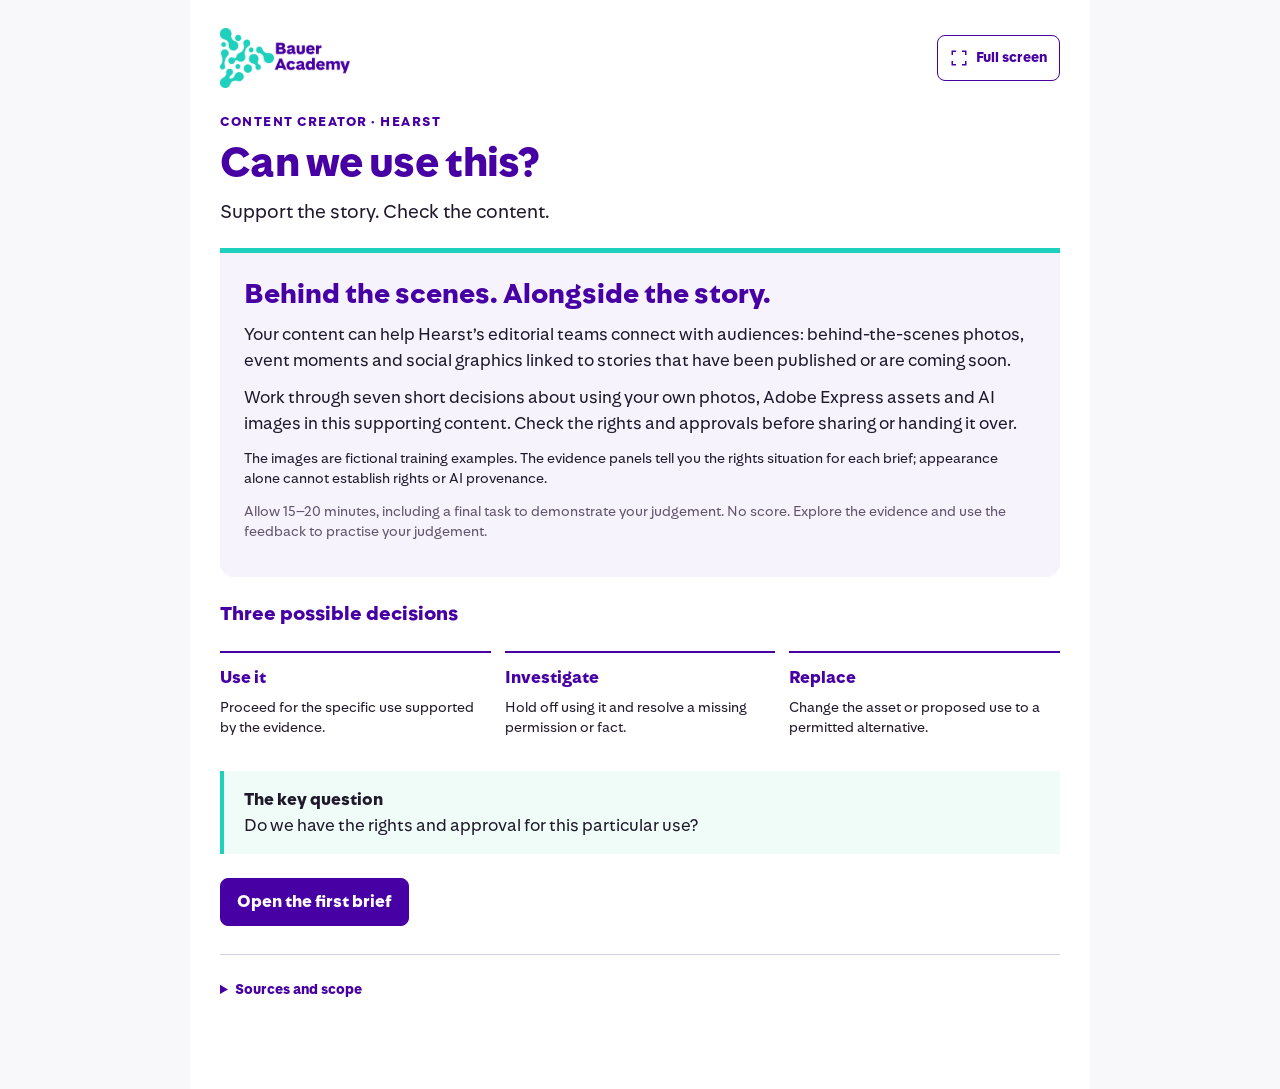
<file: copyright.html>
<!doctype html>
<html lang="en-GB"><head><meta charset="utf-8"><meta name="viewport" content="width=device-width,initial-scale=1"><meta name="description" content="Practise copyright and AI image decisions for behind-the-scenes and event content supporting editorial teams."><title>Can we use this? | Content Creator</title><link rel="stylesheet" href="styles.css"></head>
<body><div class="app"><header><div class="brandbar"><img class="logo" id="brand-logo" alt="Bauer Academy" src="[data-uri]"><button class="fs" id="fullscreen" aria-label="View full screen" title="View full screen"><svg viewBox="0 0 24 24" fill="none" stroke="currentColor" stroke-width="2" aria-hidden="true"><path d="M8 3H3v5m13-5h5v5M3 16v5h5m8 0h5v-5"/></svg><span>Full screen</span></button></div><p id="fs-status" role="status" class="small"></p></header><main id="main"></main><p id="save-status" role="status" class="small notice"></p><noscript>This activity needs JavaScript enabled to show the briefs and save your responses.</noscript></div><script src="assets/pdf-lib.min.js"></script><script src="data.js"></script><script src="app.js"></script></body></html>
</file>
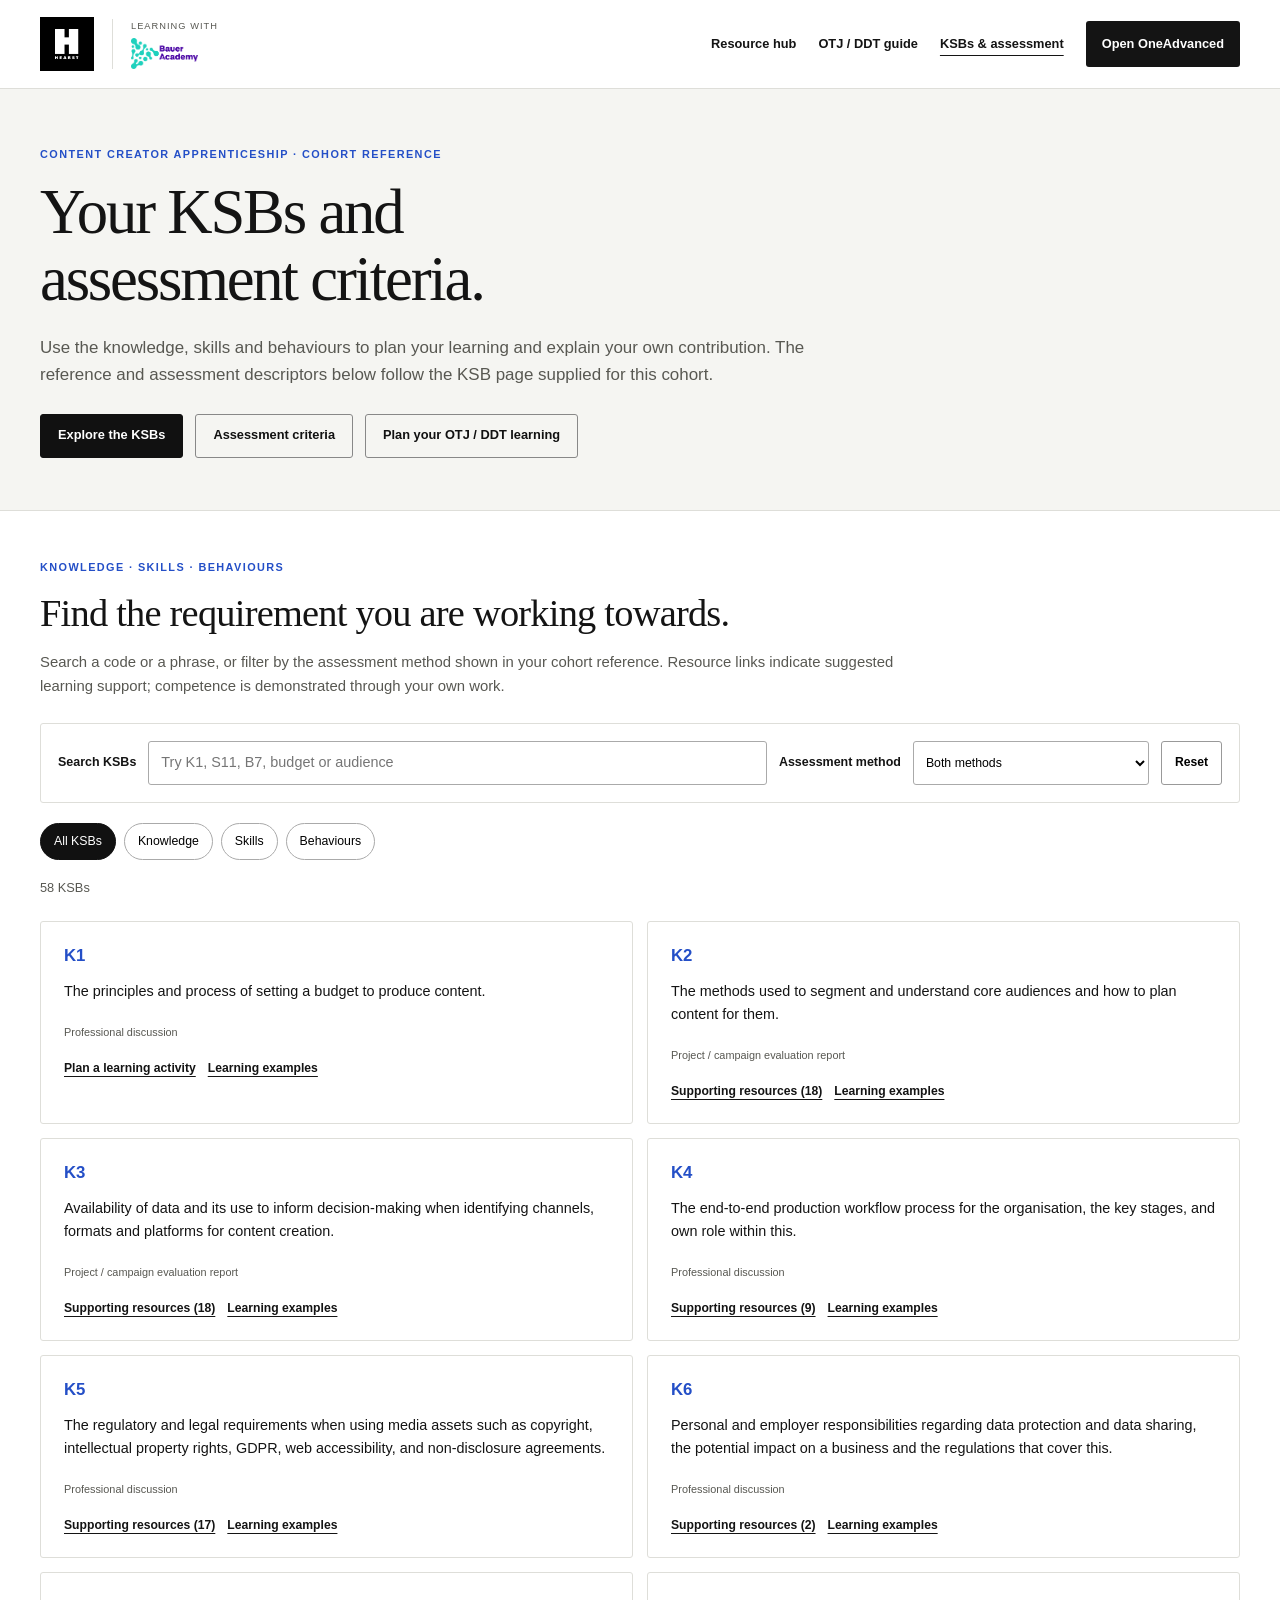
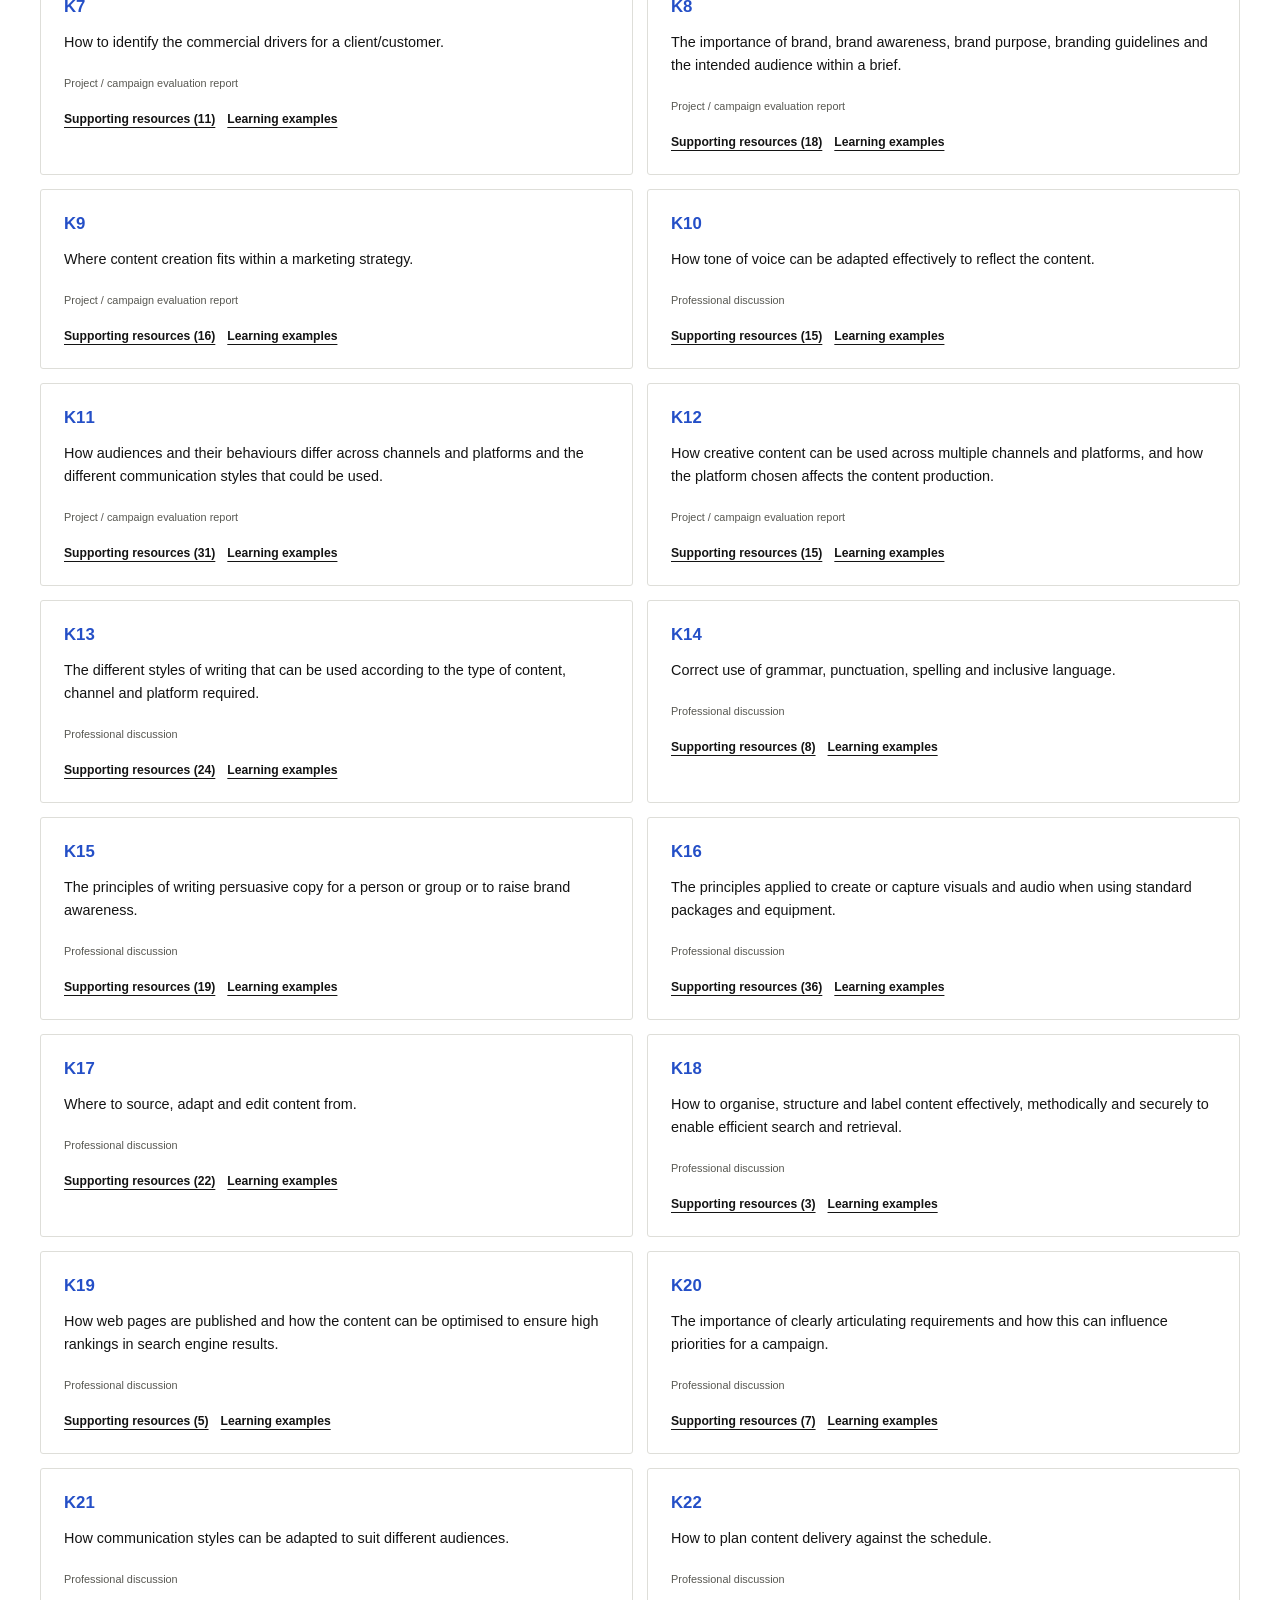
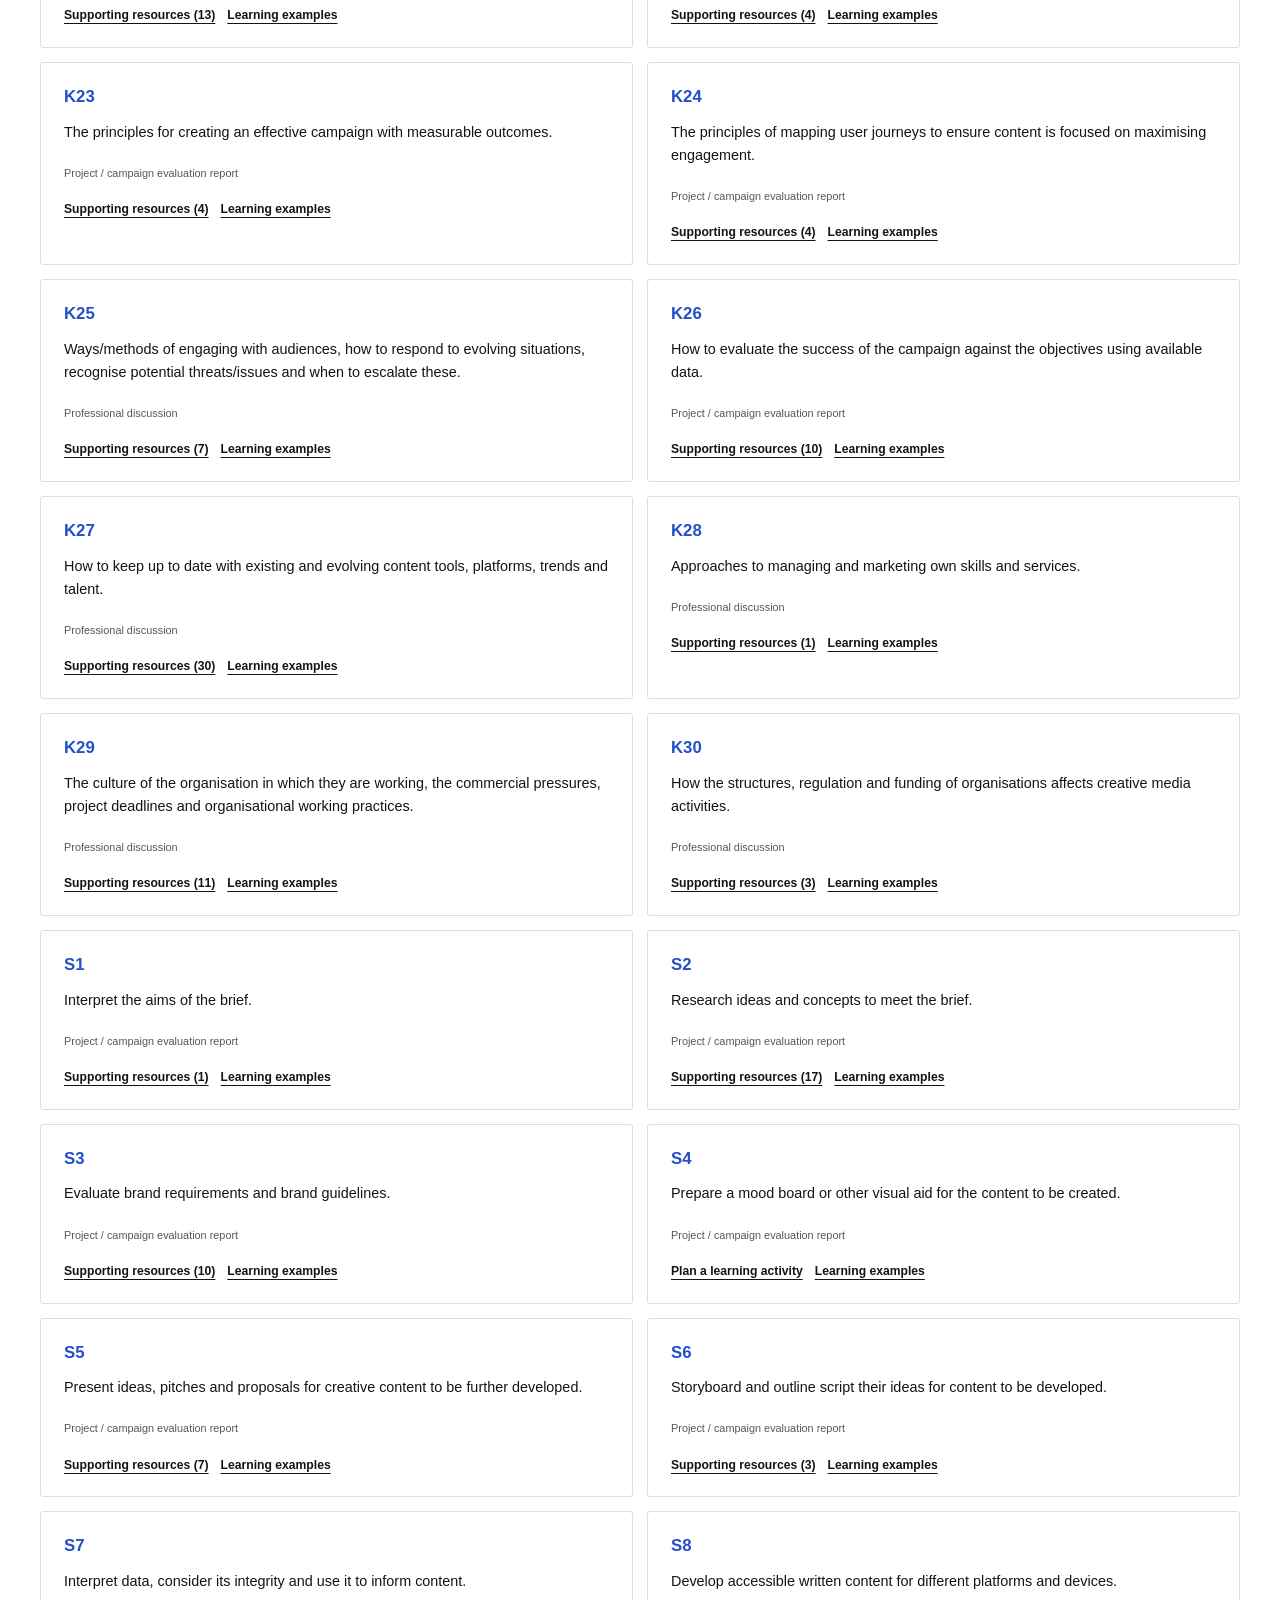
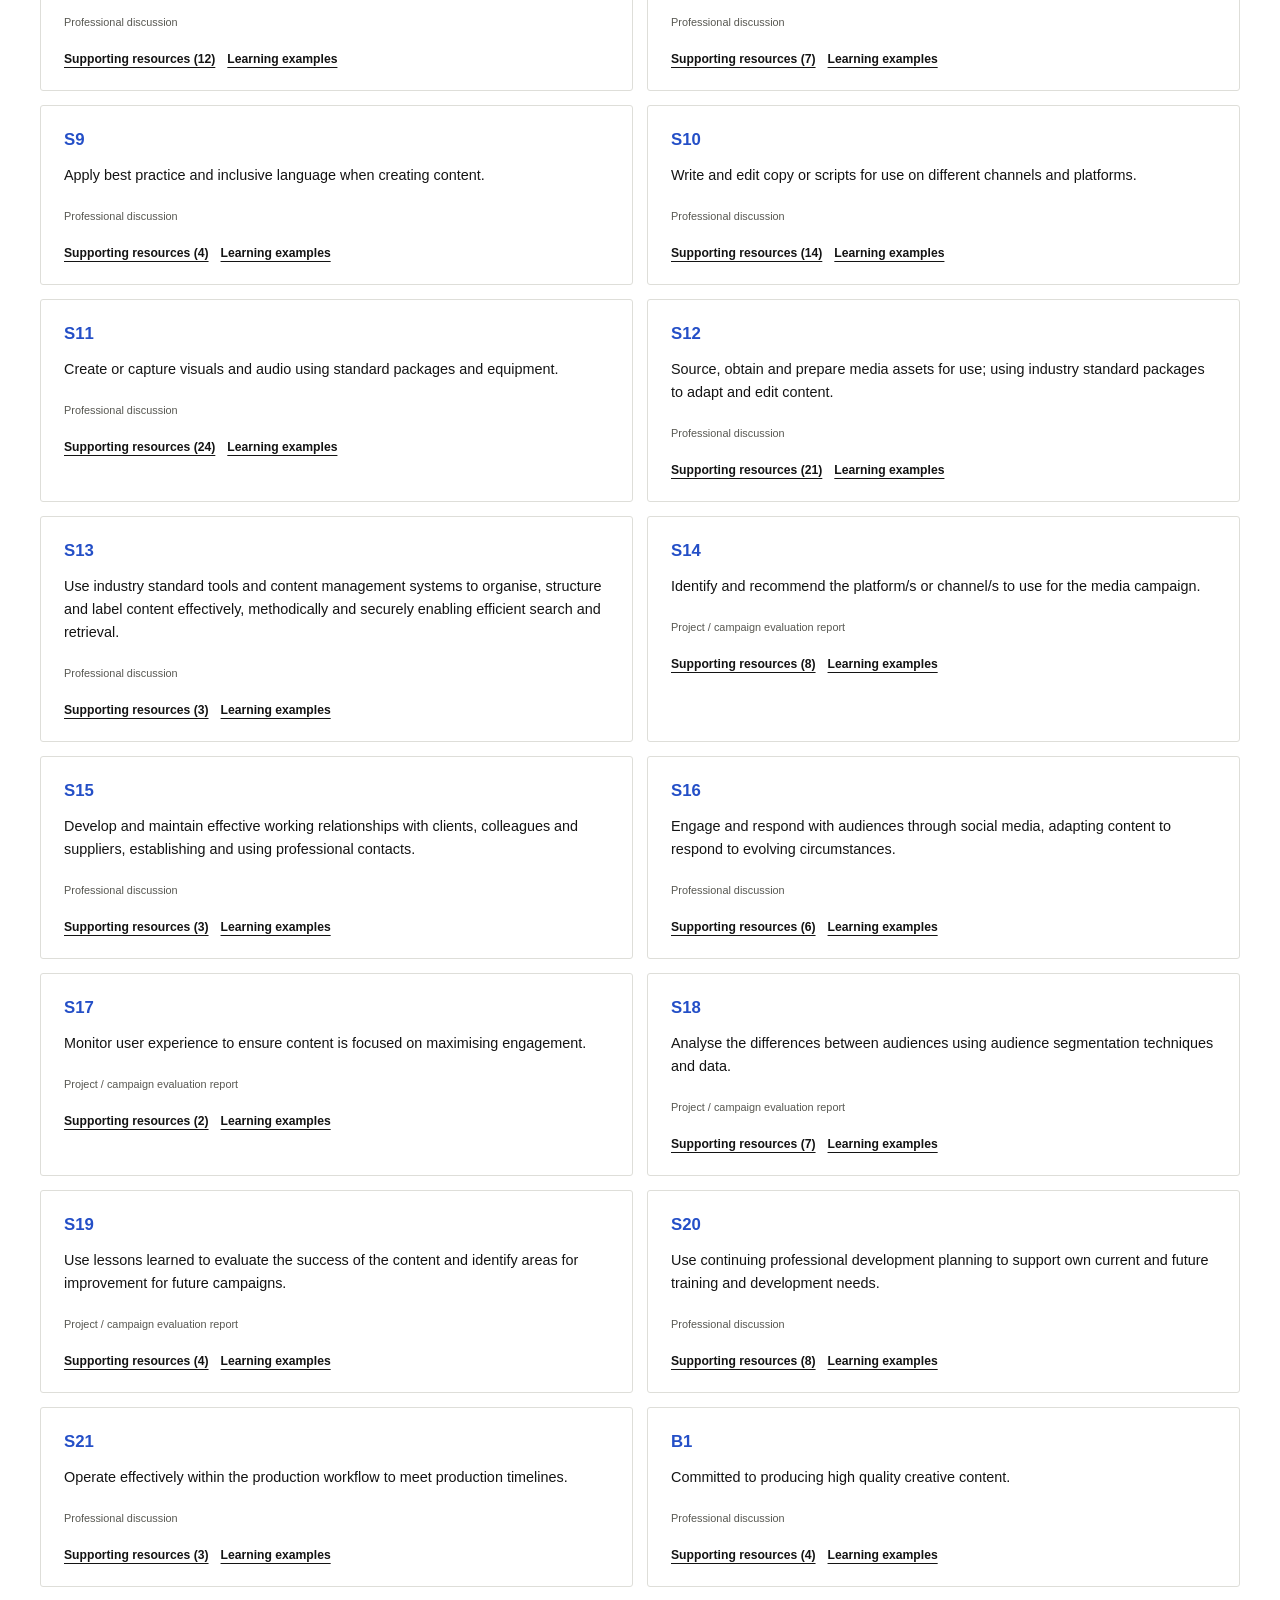
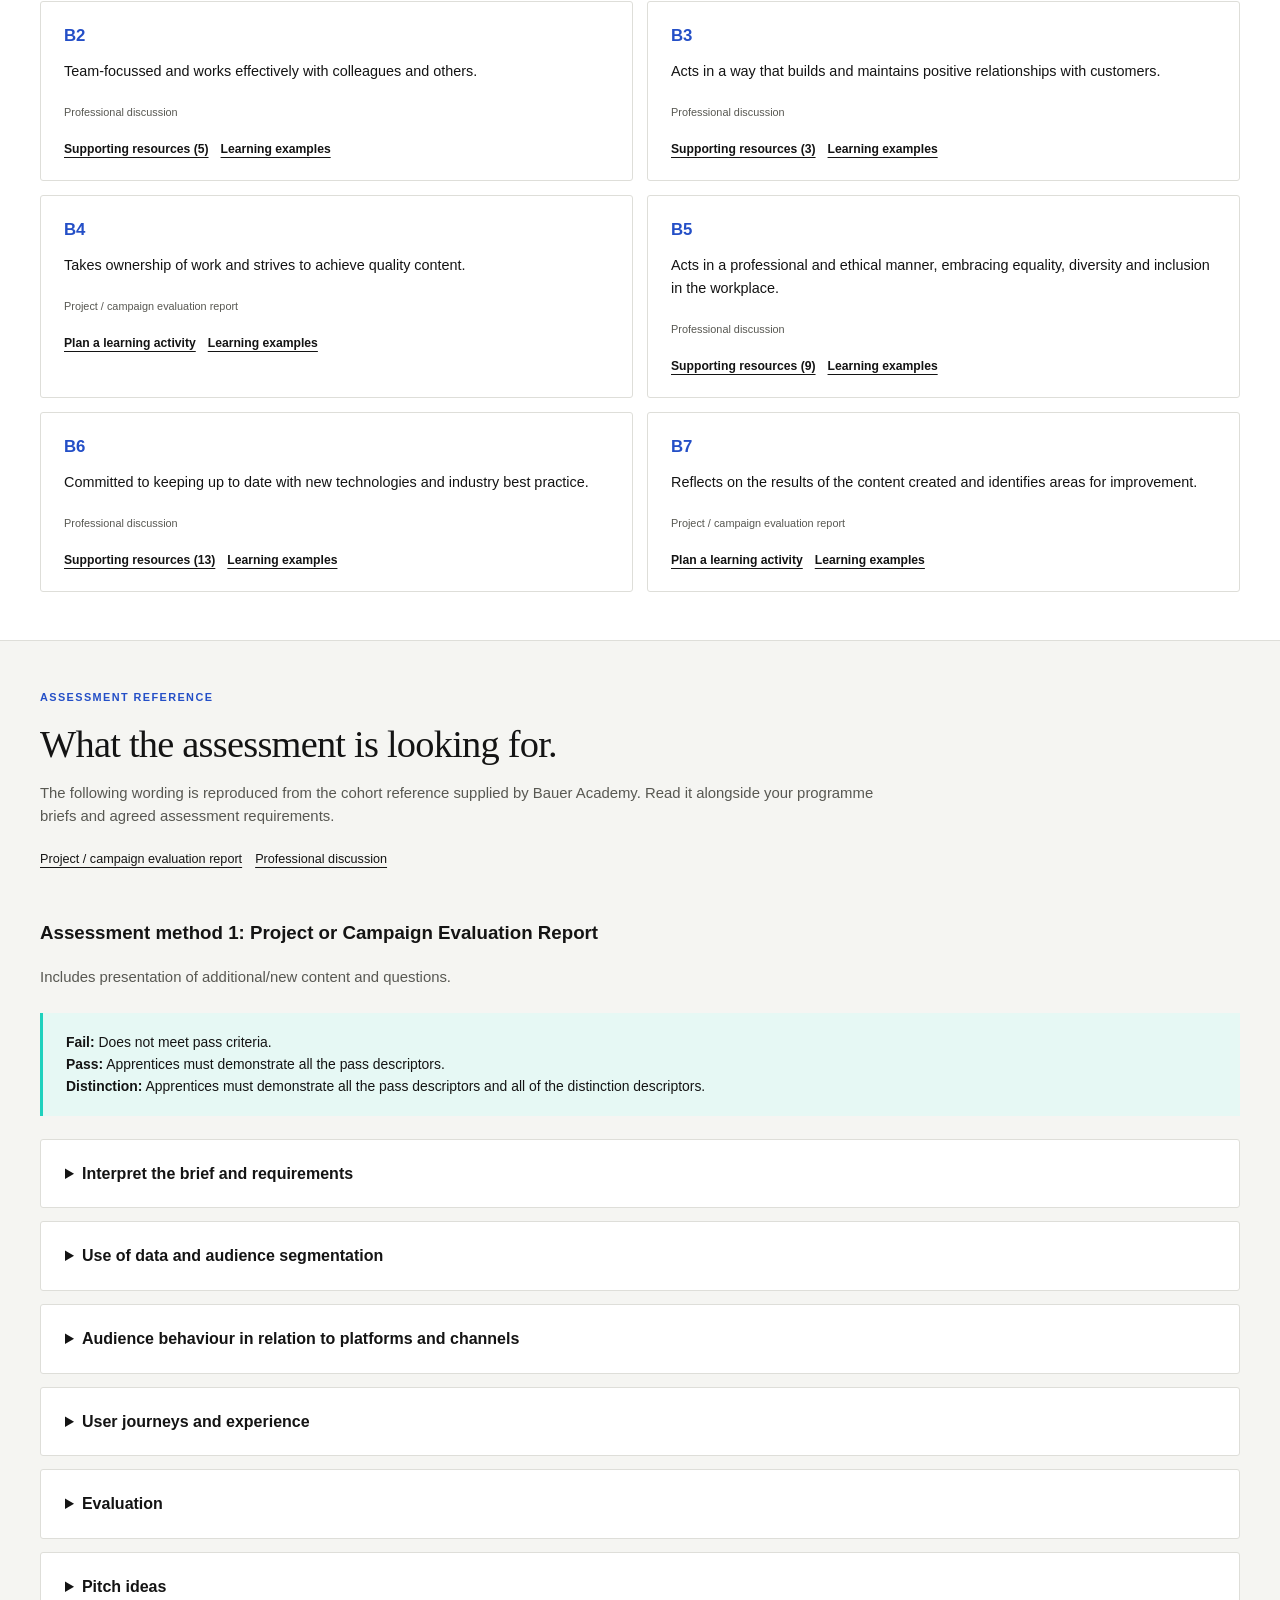
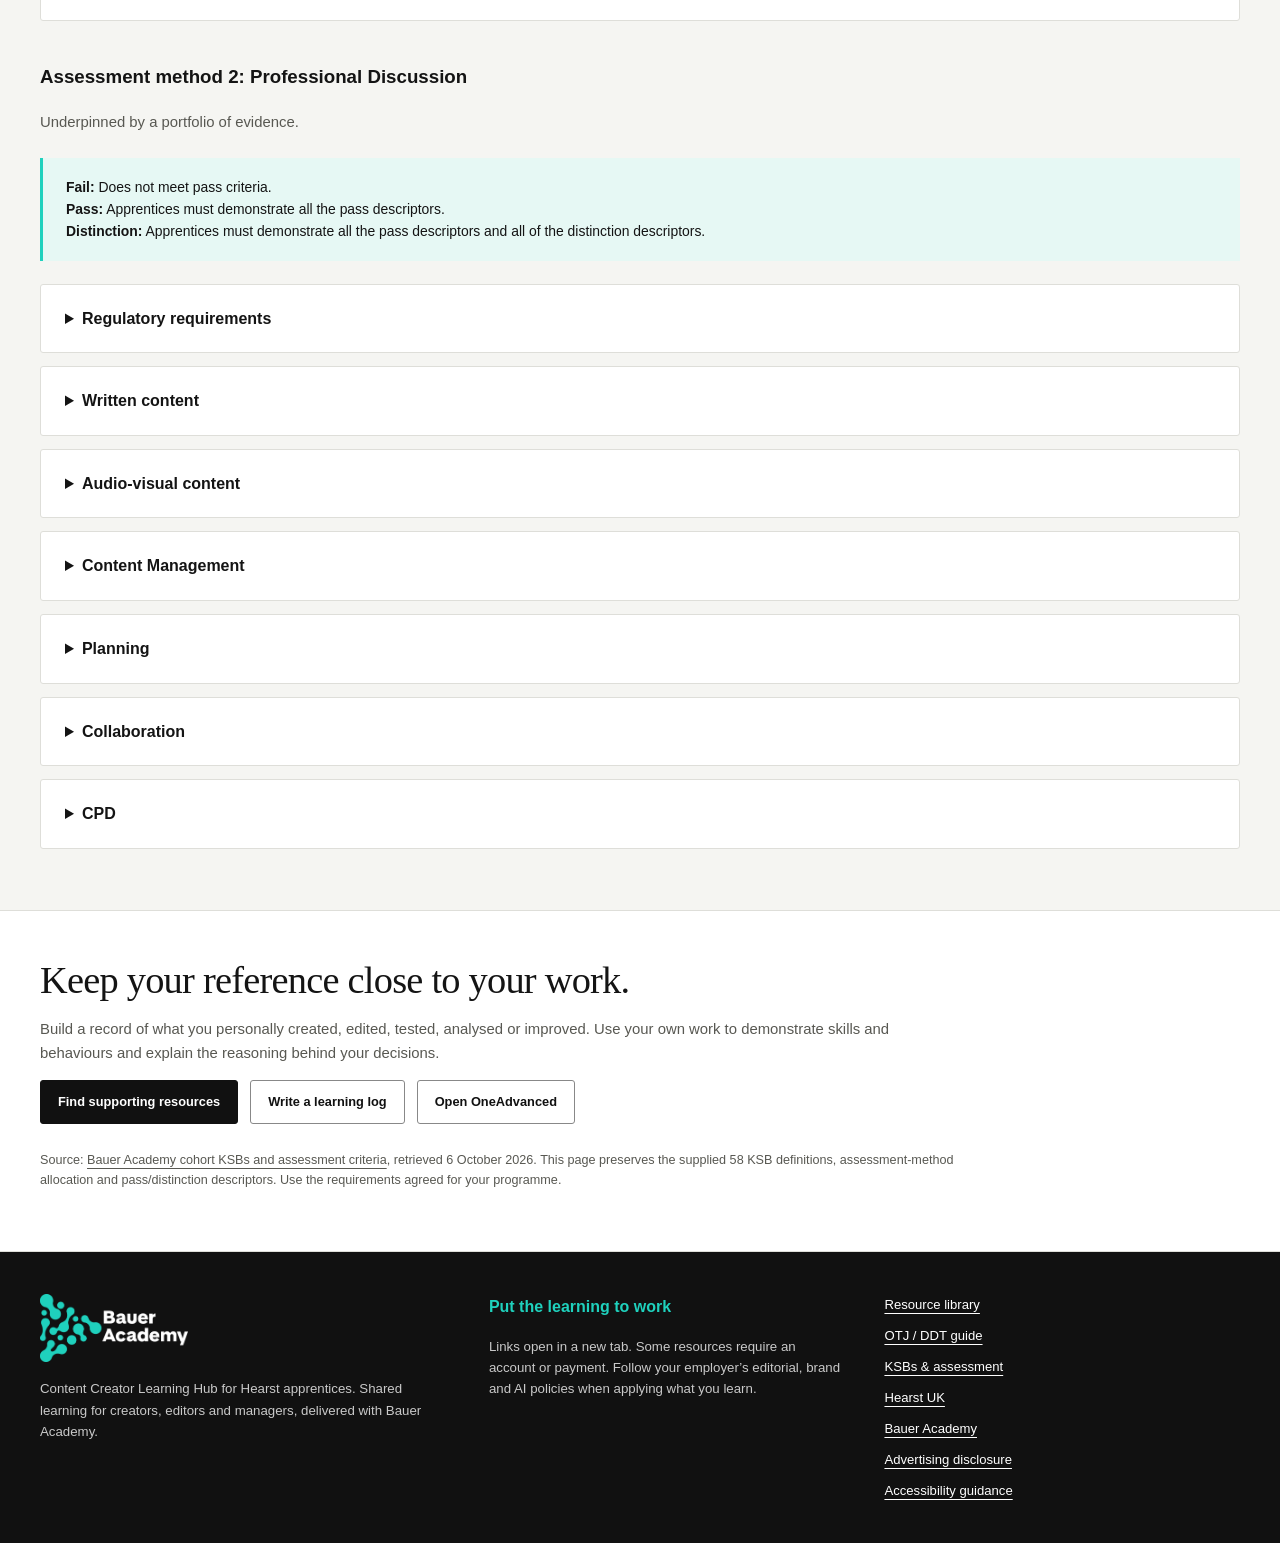
<file: ksbs.html>
<!doctype html>
<html lang="en-GB"><head><meta charset="utf-8"><meta name="viewport" content="width=device-width,initial-scale=1"><meta name="theme-color" content="#111111"><meta name="description" content="The complete Content Creator KSB and assessment reference for Hearst apprentices learning with Bauer Academy."><title>KSBs and assessment criteria | Hearst &amp; Bauer Academy</title><link rel="icon" type="image/svg+xml" href="data:image/svg+xml,%3Csvg%20xmlns%3D%22http%3A%2F%2Fwww.w3.org%2F2000%2Fsvg%22%20viewBox%3D%220%200%2032%2032%22%3E%3Crect%20width%3D%2232%22%20height%3D%2232%22%20fill%3D%22%23111%22%2F%3E%3Cpath%20d%3D%22M8%207h5v7h6V7h5v18h-5v-7h-6v7H8z%22%20fill%3D%22white%22%2F%3E%3C%2Fsvg%3E"><style>
:root{--ink:#141414;--muted:#585852;--line:#deded9;--wash:#f5f5f2;--blue:#244fc7;--mint:#1fd1bd;--header-height:89px}
*{box-sizing:border-box}html{scroll-behavior:smooth;scroll-padding-top:116px}body{margin:0;background:#fff;color:var(--ink);font-family:Arial,Helvetica,sans-serif;line-height:1.6;-webkit-font-smoothing:antialiased}h1,h2,h3,p{margin-top:0}a{color:inherit;text-underline-offset:4px}button,input,select{font:inherit}button{cursor:pointer}img{display:block;max-width:100%}[hidden]{display:none!important}.shell{width:min(1200px,calc(100% - 48px));margin:auto}
.skip-link{position:fixed;top:10px;left:12px;background:#fff;color:#111;padding:10px 14px;z-index:1000;transform:translateY(-150%)}.skip-link:focus{transform:none}:focus-visible{outline:3px solid var(--blue);outline-offset:4px}
.site-header{position:sticky;top:0;z-index:80;background:#fff;border-bottom:1px solid var(--line)}.header-inner{min-height:88px;padding:15px 0;display:flex;align-items:center;justify-content:space-between;gap:20px}.header-brands{display:flex;align-items:center;gap:18px;flex-shrink:0}.brand-home img{width:54px;height:54px;object-fit:contain}.partner-brand{display:grid;gap:4px;border-left:1px solid var(--line);padding-left:18px}.partner-brand span{font-size:.58rem;letter-spacing:.11em;text-transform:uppercase;color:var(--muted)}.partner-brand img{max-height:31px;max-width:88px;object-fit:contain}.top-nav{display:flex;align-items:center;gap:22px;font-weight:800;font-size:.8rem}.top-nav a{text-decoration:none}.top-nav a[aria-current="page"]{text-decoration:underline;text-underline-offset:7px}.nav-cta{padding:13px 16px;color:#fff;background:#141414;border-radius:3px}.mobile-pages{display:none}
.page-hero{background:var(--wash);padding:57px 0 52px;border-bottom:1px solid var(--line)}.eyebrow{font-weight:800;font-size:.68rem;letter-spacing:.13em;text-transform:uppercase;margin-bottom:16px;color:var(--blue)}h1{font-family:Georgia,'Times New Roman',serif;font-weight:400;font-size:clamp(2.8rem,4.9vw,4.4rem);line-height:1.06;letter-spacing:-.035em;margin-bottom:22px;max-width:970px}.lead{font-size:1.06rem;color:var(--muted);max-width:830px;margin-bottom:25px}.actions{display:flex;flex-wrap:wrap;gap:12px}.button{display:inline-flex;align-items:center;justify-content:center;min-height:44px;background:#111;color:#fff;border:1px solid #111;text-decoration:none;padding:10px 17px;border-radius:3px;font-weight:800;font-size:.8rem}.button.secondary{background:transparent;color:#111;border-color:#888}.button:hover{background:#333;color:#fff}
.section{padding:48px 0;border-bottom:1px solid var(--line)}.section.shaded{background:var(--wash)}.section h2{font-family:Georgia,'Times New Roman',serif;font-weight:400;letter-spacing:-.02em;font-size:clamp(1.9rem,3vw,2.65rem);line-height:1.12;margin-bottom:16px}.intro{max-width:860px;color:var(--muted);font-size:.93rem}.check-grid{display:grid;grid-template-columns:repeat(4,1fr);gap:22px;margin-top:28px}.check-card{border-top:3px solid #111;padding-top:18px}.number{font-size:.66rem;font-weight:800;letter-spacing:.1em;color:var(--blue)}.check-card h3{margin:10px 0;font-size:1.05rem}.check-card p{font-size:.85rem;color:var(--muted);margin-bottom:0}.callout{padding:22px 25px;background:#e6f8f4;border-left:3px solid var(--mint);margin-top:26px}.callout p:last-child{margin-bottom:0}.callout p,.callout li{font-size:.87rem;color:#354d46}.jump-links{display:flex;gap:14px;flex-wrap:wrap;margin-top:22px;font-size:.8rem;font-weight:700}
.example-controls,.ksb-controls{display:flex;align-items:center;flex-wrap:wrap;gap:12px;padding:17px;border:1px solid var(--line);border-radius:3px;margin:24px 0 20px;background:#fff}.example-controls label,.ksb-controls label{font-size:.78rem;font-weight:800}.example-controls input,.ksb-controls input{flex:1;min-width:200px;min-height:44px;border:1px solid #aaa;border-radius:3px;padding:9px 12px;font-size:.9rem}.reset{background:#fff;border:1px solid #999;padding:10px 13px;border-radius:3px;font-size:.76rem;font-weight:700;min-height:44px}.example-count,.ksb-count{font-size:.8rem;color:var(--muted);margin-bottom:22px}.topic{border:1px solid var(--line);border-radius:3px;margin:14px 0;background:#fff}.topic summary,.case-note summary,.criterion summary{cursor:pointer;list-style-position:inside;padding:21px 24px;font-size:1.07rem;font-weight:800}.topic summary small{display:block;margin-top:7px;font-size:.74rem;font-weight:400;color:var(--muted)}.topic[open] summary{border-bottom:1px solid var(--line)}.topic-body{padding:22px 24px 25px}.topic-aim{font-size:.91rem;max-width:970px;color:var(--muted)}.role-examples{display:grid;grid-template-columns:repeat(3,1fr);gap:24px;margin:24px 0}.role-example{border-top:2px solid #111;padding-top:14px}.role-example h4{margin:0 0 9px;font-size:.92rem}.role-example p{margin:0;font-size:.85rem;color:var(--muted)}.comparison{display:grid;grid-template-columns:1fr 1fr;gap:24px;margin:24px 0 17px}.comparison>div{background:var(--wash);padding:18px}.comparison h4{font-size:.83rem;margin:0 0 7px}.comparison p{font-size:.84rem;color:var(--muted);margin-bottom:0}.topic-note{font-size:.8rem;color:var(--muted);margin:18px 0}.code-list{display:flex;flex-wrap:wrap;gap:6px}.code-chip{font-size:.69rem;font-weight:800;line-height:1.5;padding:3px 7px;border:1px solid #d5dae6;background:#f6f8fc;color:#344464;text-decoration:none;border-radius:3px}.code-chip:hover{background:#e4eafa}.topic-actions{display:flex;flex-wrap:wrap;gap:17px;margin-top:20px;font-size:.78rem;font-weight:700}.no-results{padding:24px;background:var(--wash)}
.case-grid{display:grid;grid-template-columns:1fr 1fr;gap:16px;margin-top:24px}.case-note{background:#fff;border:1px solid var(--line);border-radius:3px}.case-note .body{padding:0 24px 20px}.case-note p{font-size:.86rem;color:var(--muted)}.case-note p:last-child{margin:0}.eligibility{display:grid;grid-template-columns:1fr 1fr;gap:30px;margin-top:25px}.eligibility h3{font-size:1.05rem}.eligibility ul{padding-left:18px}.eligibility li{font-size:.9rem;color:var(--muted);margin:10px 0}.template{padding:23px 25px;border:1px solid var(--line);background:var(--wash);margin:23px 0}.template dl,.log-example dl{margin:0}.template dt,.log-example dt{font-size:.78rem;font-weight:800;margin-top:13px}.template dt:first-child,.log-example dt:first-child{margin-top:0}.template dd,.log-example dd{margin:4px 0 0;font-size:.87rem;color:var(--muted)}.log-grid{display:grid;grid-template-columns:repeat(3,1fr);gap:18px;margin-top:26px}.log-example{border:1px solid var(--line);border-top:3px solid #111;padding:22px}.log-example h3{font-size:1.05rem}.log-example p{font-size:.8rem;color:var(--muted)}.source-note{font-size:.79rem;color:var(--muted);max-width:940px}.source-note li{margin:8px 0}.mini-nav{display:flex;gap:13px;flex-wrap:wrap;margin:20px 0;font-size:.79rem}.ksb-controls select{max-width:100%;min-height:44px;padding:8px;border:1px solid #aaa;background:#fff;font-size:.77rem;border-radius:3px}.group-filters{display:flex;gap:8px;flex-wrap:wrap}.group-filter{background:#fff;border:1px solid #aaa;border-radius:20px;padding:8px 13px;font-size:.77rem}.group-filter[aria-pressed="true"]{background:#111;color:#fff;border-color:#111}.ksb-grid{display:grid;grid-template-columns:1fr 1fr;gap:14px}.ksb-card{padding:21px 23px;border:1px solid var(--line);border-radius:3px;background:#fff}.ksb-card h3{font-size:1.05rem;margin-bottom:10px;color:var(--blue)}.ksb-card p{font-size:.9rem;margin-bottom:15px}.method-badge{font-size:.68rem;color:var(--muted)}.card-actions{display:flex;flex-wrap:wrap;gap:12px;font-size:.76rem;margin-top:16px;font-weight:700}.grade-info{padding:18px 23px;background:#e6f8f4;border-left:3px solid var(--mint);font-size:.87rem;margin:23px 0}.criterion{border:1px solid var(--line);border-radius:3px;background:#fff;margin:13px 0}.criterion summary{font-size:1rem}.criterion-body{padding:0 23px 23px}.descriptor-columns{display:grid;grid-template-columns:1fr 1fr;gap:28px;margin-top:20px}.descriptor-columns h4{font-size:.83rem;margin:0 0 9px}.descriptor-columns p{font-size:.85rem;color:var(--muted);margin:0}.criterion .code-list{margin-bottom:17px}
.site-footer{background:#111;color:#fff;padding:42px 0}.footer-grid{display:grid;grid-template-columns:1.15fr 1fr 1fr;gap:40px}.footer-logo{max-height:68px;max-width:160px;width:auto}.footer-brand p,.footer-note p{font-size:.83rem;line-height:1.6;color:#c9c9c9;margin:16px 0 0}.footer-note strong{color:var(--mint)}.footer-links{display:grid;gap:10px;font-size:.82rem;align-content:start}.site-footer :focus-visible{outline-color:var(--mint)}
@media(max-width:1040px){.top-nav a:not(.nav-cta){display:none}.mobile-pages{display:flex;justify-content:center;gap:20px;padding:10px 16px;border-bottom:1px solid var(--line);font-size:.77rem;background:#fff}.mobile-pages a{text-decoration:none}.mobile-pages a[aria-current="page"]{font-weight:800;text-decoration:underline}.check-grid{grid-template-columns:1fr 1fr}.log-grid{grid-template-columns:1fr}.role-examples{gap:17px}}
@media(max-width:780px){.shell{width:calc(100% - 32px)}.header-inner{min-height:76px;padding:12px 0}.header-brands{gap:12px}.brand-home img{width:48px;height:48px}.partner-brand{padding-left:12px}.partner-brand img{max-height:28px;max-width:70px}.page-hero{padding:36px 0}.section{padding:35px 0}.role-examples,.comparison,.case-grid,.eligibility,.ksb-grid,.descriptor-columns{grid-template-columns:1fr}.role-examples{gap:22px}.case-grid{gap:12px}.topic summary,.case-note summary{padding:18px}.topic-body{padding:20px 18px}.case-note .body{padding:0 18px 18px}.comparison{gap:12px}.topic-actions{gap:12px}.ksb-controls{align-items:stretch}.ksb-controls select{width:100%}.footer-grid{grid-template-columns:1fr;gap:25px}.example-controls input,.ksb-controls input{min-width:0;width:100%;flex-basis:100%}.lead{font-size:1rem}.criterion summary{padding:18px}.criterion-body{padding:0 18px 18px}}
@media(max-width:560px){.brand-home img{width:44px;height:44px}.partner-brand{padding-left:10px}.partner-brand img{max-height:25px;max-width:61px}.partner-brand span{font-size:.49rem}.header-brands{gap:10px}.nav-cta{font-size:.67rem;padding:11px 10px}.header-inner{gap:10px}.check-grid{grid-template-columns:1fr;gap:20px}.mobile-pages{gap:16px;font-size:.7rem}.actions .button{width:100%}.callout{padding:20px}.log-example{padding:19px}}
@media(max-width:360px){.partner-brand{display:none}}
@media(prefers-reduced-motion:reduce){html{scroll-behavior:auto}*{transition:none!important}}
@media print{.site-header,.mobile-pages,.actions,.example-controls,.ksb-controls,.group-filters,.site-footer,.reset{display:none!important}.page-hero,.section{padding:15px 0;background:#fff!important}.shell{width:100%}.topic,.criterion,.ksb-card,.log-example{break-inside:avoid}h1{font-size:28pt}.role-examples,.comparison,.descriptor-columns{grid-template-columns:1fr}a{color:#111}}
</style></head><body><a class="skip-link" href="#main">Skip to main content</a><header class="site-header"><div class="shell header-inner"><div class="header-brands"><a class="brand-home" href="index.html" aria-label="Hearst Content Creator Learning Hub home"><img src="[data-uri]" alt="Hearst"></a><div class="partner-brand"><span>Learning with</span><img src="[data-uri]" alt="Bauer Academy"></div></div><nav class="top-nav" aria-label="Primary navigation"><a href="index.html">Resource hub</a><a href="learning-guide.html">OTJ / DDT guide</a><a href="ksbs.html" aria-current="page">KSBs &amp; assessment</a><a class="nav-cta" href="https://education.oneadvanced.com" target="_blank" rel="noopener noreferrer">Open OneAdvanced</a></nav></div></header><nav class="mobile-pages" aria-label="Page navigation"><a href="index.html">Resource hub</a><a href="learning-guide.html">OTJ / DDT guide</a><a href="ksbs.html" aria-current="page">KSBs &amp; assessment</a></nav><main id="main"><section class="page-hero"><div class="shell"><p class="eyebrow">Content Creator apprenticeship · Cohort reference</p><h1>Your KSBs and<br>assessment criteria.</h1><p class="lead">Use the knowledge, skills and behaviours to plan your learning and explain your own contribution. The reference and assessment descriptors below follow the KSB page supplied for this cohort.</p><div class="actions"><a class="button" href="#ksb-list">Explore the KSBs</a><a class="button secondary" href="#assessment">Assessment criteria</a><a class="button secondary" href="learning-guide.html">Plan your OTJ / DDT learning</a></div></div></section><section class="section" id="ksb-list"><div class="shell"><p class="eyebrow">Knowledge · Skills · Behaviours</p><h2>Find the requirement you are working towards.</h2><p class="intro">Search a code or a phrase, or filter by the assessment method shown in your cohort reference. Resource links indicate suggested learning support; competence is demonstrated through your own work.</p><div class="ksb-controls"><label for="ksbSearch">Search KSBs</label><input type="search" id="ksbSearch" placeholder="Try K1, S11, B7, budget or audience"><label for="assessmentFilter">Assessment method</label><select id="assessmentFilter"><option value="all">Both methods</option><option value="method1">Project / campaign evaluation report</option><option value="method2">Professional discussion</option></select><button class="reset" id="resetKsb" type="button">Reset</button></div><div class="group-filters" aria-label="KSB group"><button class="group-filter" data-group="all" aria-pressed="true">All KSBs</button><button class="group-filter" data-group="K" aria-pressed="false">Knowledge</button><button class="group-filter" data-group="S" aria-pressed="false">Skills</button><button class="group-filter" data-group="B" aria-pressed="false">Behaviours</button></div><p class="ksb-count" id="ksbCount" aria-live="polite" style="margin-top:18px">58 KSBs</p><div class="ksb-grid" id="ksbGrid"><article class="ksb-card" id="ksb-K1" data-code="K1" data-method="method2" data-search="The principles and process of setting a budget to produce content."><h3>K1</h3><p>The principles and process of setting a budget to produce content.</p><span class="method-badge">Professional discussion</span><div class="card-actions"><a href="learning-guide.html?ksb=K1#examples">Plan a learning activity</a><a href="learning-guide.html?ksb=K1#examples">Learning examples</a></div></article><article class="ksb-card" id="ksb-K2" data-code="K2" data-method="method1" data-search="The methods used to segment and understand core audiences and how to plan content for them."><h3>K2</h3><p>The methods used to segment and understand core audiences and how to plan content for them.</p><span class="method-badge">Project / campaign evaluation report</span><div class="card-actions"><a href="index.html?ksb=K2#resources">Supporting resources (18)</a><a href="learning-guide.html?ksb=K2#examples">Learning examples</a></div></article><article class="ksb-card" id="ksb-K3" data-code="K3" data-method="method1" data-search="Availability of data and its use to inform decision-making when identifying channels, formats and platforms for content creation."><h3>K3</h3><p>Availability of data and its use to inform decision-making when identifying channels, formats and platforms for content creation.</p><span class="method-badge">Project / campaign evaluation report</span><div class="card-actions"><a href="index.html?ksb=K3#resources">Supporting resources (18)</a><a href="learning-guide.html?ksb=K3#examples">Learning examples</a></div></article><article class="ksb-card" id="ksb-K4" data-code="K4" data-method="method2" data-search="The end-to-end production workflow process for the organisation, the key stages, and own role within this."><h3>K4</h3><p>The end-to-end production workflow process for the organisation, the key stages, and own role within this.</p><span class="method-badge">Professional discussion</span><div class="card-actions"><a href="index.html?ksb=K4#resources">Supporting resources (9)</a><a href="learning-guide.html?ksb=K4#examples">Learning examples</a></div></article><article class="ksb-card" id="ksb-K5" data-code="K5" data-method="method2" data-search="The regulatory and legal requirements when using media assets such as copyright, intellectual property rights, GDPR, web accessibility, and non-disclosure agreements."><h3>K5</h3><p>The regulatory and legal requirements when using media assets such as copyright, intellectual property rights, GDPR, web accessibility, and non-disclosure agreements.</p><span class="method-badge">Professional discussion</span><div class="card-actions"><a href="index.html?ksb=K5#resources">Supporting resources (17)</a><a href="learning-guide.html?ksb=K5#examples">Learning examples</a></div></article><article class="ksb-card" id="ksb-K6" data-code="K6" data-method="method2" data-search="Personal and employer responsibilities regarding data protection and data sharing, the potential impact on a business and the regulations that cover this."><h3>K6</h3><p>Personal and employer responsibilities regarding data protection and data sharing, the potential impact on a business and the regulations that cover this.</p><span class="method-badge">Professional discussion</span><div class="card-actions"><a href="index.html?ksb=K6#resources">Supporting resources (2)</a><a href="learning-guide.html?ksb=K6#examples">Learning examples</a></div></article><article class="ksb-card" id="ksb-K7" data-code="K7" data-method="method1" data-search="How to identify the commercial drivers for a client/customer."><h3>K7</h3><p>How to identify the commercial drivers for a client/customer.</p><span class="method-badge">Project / campaign evaluation report</span><div class="card-actions"><a href="index.html?ksb=K7#resources">Supporting resources (11)</a><a href="learning-guide.html?ksb=K7#examples">Learning examples</a></div></article><article class="ksb-card" id="ksb-K8" data-code="K8" data-method="method1" data-search="The importance of brand, brand awareness, brand purpose, branding guidelines and the intended audience within a brief."><h3>K8</h3><p>The importance of brand, brand awareness, brand purpose, branding guidelines and the intended audience within a brief.</p><span class="method-badge">Project / campaign evaluation report</span><div class="card-actions"><a href="index.html?ksb=K8#resources">Supporting resources (18)</a><a href="learning-guide.html?ksb=K8#examples">Learning examples</a></div></article><article class="ksb-card" id="ksb-K9" data-code="K9" data-method="method1" data-search="Where content creation fits within a marketing strategy."><h3>K9</h3><p>Where content creation fits within a marketing strategy.</p><span class="method-badge">Project / campaign evaluation report</span><div class="card-actions"><a href="index.html?ksb=K9#resources">Supporting resources (16)</a><a href="learning-guide.html?ksb=K9#examples">Learning examples</a></div></article><article class="ksb-card" id="ksb-K10" data-code="K10" data-method="method2" data-search="How tone of voice can be adapted effectively to reflect the content."><h3>K10</h3><p>How tone of voice can be adapted effectively to reflect the content.</p><span class="method-badge">Professional discussion</span><div class="card-actions"><a href="index.html?ksb=K10#resources">Supporting resources (15)</a><a href="learning-guide.html?ksb=K10#examples">Learning examples</a></div></article><article class="ksb-card" id="ksb-K11" data-code="K11" data-method="method1" data-search="How audiences and their behaviours differ across channels and platforms and the different communication styles that could be used."><h3>K11</h3><p>How audiences and their behaviours differ across channels and platforms and the different communication styles that could be used.</p><span class="method-badge">Project / campaign evaluation report</span><div class="card-actions"><a href="index.html?ksb=K11#resources">Supporting resources (31)</a><a href="learning-guide.html?ksb=K11#examples">Learning examples</a></div></article><article class="ksb-card" id="ksb-K12" data-code="K12" data-method="method1" data-search="How creative content can be used across multiple channels and platforms, and how the platform chosen affects the content production."><h3>K12</h3><p>How creative content can be used across multiple channels and platforms, and how the platform chosen affects the content production.</p><span class="method-badge">Project / campaign evaluation report</span><div class="card-actions"><a href="index.html?ksb=K12#resources">Supporting resources (15)</a><a href="learning-guide.html?ksb=K12#examples">Learning examples</a></div></article><article class="ksb-card" id="ksb-K13" data-code="K13" data-method="method2" data-search="The different styles of writing that can be used according to the type of content, channel and platform required."><h3>K13</h3><p>The different styles of writing that can be used according to the type of content, channel and platform required.</p><span class="method-badge">Professional discussion</span><div class="card-actions"><a href="index.html?ksb=K13#resources">Supporting resources (24)</a><a href="learning-guide.html?ksb=K13#examples">Learning examples</a></div></article><article class="ksb-card" id="ksb-K14" data-code="K14" data-method="method2" data-search="Correct use of grammar, punctuation, spelling and inclusive language."><h3>K14</h3><p>Correct use of grammar, punctuation, spelling and inclusive language.</p><span class="method-badge">Professional discussion</span><div class="card-actions"><a href="index.html?ksb=K14#resources">Supporting resources (8)</a><a href="learning-guide.html?ksb=K14#examples">Learning examples</a></div></article><article class="ksb-card" id="ksb-K15" data-code="K15" data-method="method2" data-search="The principles of writing persuasive copy for a person or group or to raise brand awareness."><h3>K15</h3><p>The principles of writing persuasive copy for a person or group or to raise brand awareness.</p><span class="method-badge">Professional discussion</span><div class="card-actions"><a href="index.html?ksb=K15#resources">Supporting resources (19)</a><a href="learning-guide.html?ksb=K15#examples">Learning examples</a></div></article><article class="ksb-card" id="ksb-K16" data-code="K16" data-method="method2" data-search="The principles applied to create or capture visuals and audio when using standard packages and equipment."><h3>K16</h3><p>The principles applied to create or capture visuals and audio when using standard packages and equipment.</p><span class="method-badge">Professional discussion</span><div class="card-actions"><a href="index.html?ksb=K16#resources">Supporting resources (36)</a><a href="learning-guide.html?ksb=K16#examples">Learning examples</a></div></article><article class="ksb-card" id="ksb-K17" data-code="K17" data-method="method2" data-search="Where to source, adapt and edit content from."><h3>K17</h3><p>Where to source, adapt and edit content from.</p><span class="method-badge">Professional discussion</span><div class="card-actions"><a href="index.html?ksb=K17#resources">Supporting resources (22)</a><a href="learning-guide.html?ksb=K17#examples">Learning examples</a></div></article><article class="ksb-card" id="ksb-K18" data-code="K18" data-method="method2" data-search="How to organise, structure and label content effectively, methodically and securely to enable efficient search and retrieval."><h3>K18</h3><p>How to organise, structure and label content effectively, methodically and securely to enable efficient search and retrieval.</p><span class="method-badge">Professional discussion</span><div class="card-actions"><a href="index.html?ksb=K18#resources">Supporting resources (3)</a><a href="learning-guide.html?ksb=K18#examples">Learning examples</a></div></article><article class="ksb-card" id="ksb-K19" data-code="K19" data-method="method2" data-search="How web pages are published and how the content can be optimised to ensure high rankings in search engine results."><h3>K19</h3><p>How web pages are published and how the content can be optimised to ensure high rankings in search engine results.</p><span class="method-badge">Professional discussion</span><div class="card-actions"><a href="index.html?ksb=K19#resources">Supporting resources (5)</a><a href="learning-guide.html?ksb=K19#examples">Learning examples</a></div></article><article class="ksb-card" id="ksb-K20" data-code="K20" data-method="method2" data-search="The importance of clearly articulating requirements and how this can influence priorities for a campaign."><h3>K20</h3><p>The importance of clearly articulating requirements and how this can influence priorities for a campaign.</p><span class="method-badge">Professional discussion</span><div class="card-actions"><a href="index.html?ksb=K20#resources">Supporting resources (7)</a><a href="learning-guide.html?ksb=K20#examples">Learning examples</a></div></article><article class="ksb-card" id="ksb-K21" data-code="K21" data-method="method2" data-search="How communication styles can be adapted to suit different audiences."><h3>K21</h3><p>How communication styles can be adapted to suit different audiences.</p><span class="method-badge">Professional discussion</span><div class="card-actions"><a href="index.html?ksb=K21#resources">Supporting resources (13)</a><a href="learning-guide.html?ksb=K21#examples">Learning examples</a></div></article><article class="ksb-card" id="ksb-K22" data-code="K22" data-method="method2" data-search="How to plan content delivery against the schedule."><h3>K22</h3><p>How to plan content delivery against the schedule.</p><span class="method-badge">Professional discussion</span><div class="card-actions"><a href="index.html?ksb=K22#resources">Supporting resources (4)</a><a href="learning-guide.html?ksb=K22#examples">Learning examples</a></div></article><article class="ksb-card" id="ksb-K23" data-code="K23" data-method="method1" data-search="The principles for creating an effective campaign with measurable outcomes."><h3>K23</h3><p>The principles for creating an effective campaign with measurable outcomes.</p><span class="method-badge">Project / campaign evaluation report</span><div class="card-actions"><a href="index.html?ksb=K23#resources">Supporting resources (4)</a><a href="learning-guide.html?ksb=K23#examples">Learning examples</a></div></article><article class="ksb-card" id="ksb-K24" data-code="K24" data-method="method1" data-search="The principles of mapping user journeys to ensure content is focused on maximising engagement."><h3>K24</h3><p>The principles of mapping user journeys to ensure content is focused on maximising engagement.</p><span class="method-badge">Project / campaign evaluation report</span><div class="card-actions"><a href="index.html?ksb=K24#resources">Supporting resources (4)</a><a href="learning-guide.html?ksb=K24#examples">Learning examples</a></div></article><article class="ksb-card" id="ksb-K25" data-code="K25" data-method="method2" data-search="Ways/methods of engaging with audiences, how to respond to evolving situations, recognise potential threats/issues and when to escalate these."><h3>K25</h3><p>Ways/methods of engaging with audiences, how to respond to evolving situations, recognise potential threats/issues and when to escalate these.</p><span class="method-badge">Professional discussion</span><div class="card-actions"><a href="index.html?ksb=K25#resources">Supporting resources (7)</a><a href="learning-guide.html?ksb=K25#examples">Learning examples</a></div></article><article class="ksb-card" id="ksb-K26" data-code="K26" data-method="method1" data-search="How to evaluate the success of the campaign against the objectives using available data."><h3>K26</h3><p>How to evaluate the success of the campaign against the objectives using available data.</p><span class="method-badge">Project / campaign evaluation report</span><div class="card-actions"><a href="index.html?ksb=K26#resources">Supporting resources (10)</a><a href="learning-guide.html?ksb=K26#examples">Learning examples</a></div></article><article class="ksb-card" id="ksb-K27" data-code="K27" data-method="method2" data-search="How to keep up to date with existing and evolving content tools, platforms, trends and talent."><h3>K27</h3><p>How to keep up to date with existing and evolving content tools, platforms, trends and talent.</p><span class="method-badge">Professional discussion</span><div class="card-actions"><a href="index.html?ksb=K27#resources">Supporting resources (30)</a><a href="learning-guide.html?ksb=K27#examples">Learning examples</a></div></article><article class="ksb-card" id="ksb-K28" data-code="K28" data-method="method2" data-search="Approaches to managing and marketing own skills and services."><h3>K28</h3><p>Approaches to managing and marketing own skills and services.</p><span class="method-badge">Professional discussion</span><div class="card-actions"><a href="index.html?ksb=K28#resources">Supporting resources (1)</a><a href="learning-guide.html?ksb=K28#examples">Learning examples</a></div></article><article class="ksb-card" id="ksb-K29" data-code="K29" data-method="method2" data-search="The culture of the organisation in which they are working, the commercial pressures, project deadlines and organisational working practices."><h3>K29</h3><p>The culture of the organisation in which they are working, the commercial pressures, project deadlines and organisational working practices.</p><span class="method-badge">Professional discussion</span><div class="card-actions"><a href="index.html?ksb=K29#resources">Supporting resources (11)</a><a href="learning-guide.html?ksb=K29#examples">Learning examples</a></div></article><article class="ksb-card" id="ksb-K30" data-code="K30" data-method="method2" data-search="How the structures, regulation and funding of organisations affects creative media activities."><h3>K30</h3><p>How the structures, regulation and funding of organisations affects creative media activities.</p><span class="method-badge">Professional discussion</span><div class="card-actions"><a href="index.html?ksb=K30#resources">Supporting resources (3)</a><a href="learning-guide.html?ksb=K30#examples">Learning examples</a></div></article><article class="ksb-card" id="ksb-S1" data-code="S1" data-method="method1" data-search="Interpret the aims of the brief."><h3>S1</h3><p>Interpret the aims of the brief.</p><span class="method-badge">Project / campaign evaluation report</span><div class="card-actions"><a href="index.html?ksb=S1#resources">Supporting resources (1)</a><a href="learning-guide.html?ksb=S1#examples">Learning examples</a></div></article><article class="ksb-card" id="ksb-S2" data-code="S2" data-method="method1" data-search="Research ideas and concepts to meet the brief."><h3>S2</h3><p>Research ideas and concepts to meet the brief.</p><span class="method-badge">Project / campaign evaluation report</span><div class="card-actions"><a href="index.html?ksb=S2#resources">Supporting resources (17)</a><a href="learning-guide.html?ksb=S2#examples">Learning examples</a></div></article><article class="ksb-card" id="ksb-S3" data-code="S3" data-method="method1" data-search="Evaluate brand requirements and brand guidelines."><h3>S3</h3><p>Evaluate brand requirements and brand guidelines.</p><span class="method-badge">Project / campaign evaluation report</span><div class="card-actions"><a href="index.html?ksb=S3#resources">Supporting resources (10)</a><a href="learning-guide.html?ksb=S3#examples">Learning examples</a></div></article><article class="ksb-card" id="ksb-S4" data-code="S4" data-method="method1" data-search="Prepare a mood board or other visual aid for the content to be created."><h3>S4</h3><p>Prepare a mood board or other visual aid for the content to be created.</p><span class="method-badge">Project / campaign evaluation report</span><div class="card-actions"><a href="learning-guide.html?ksb=S4#examples">Plan a learning activity</a><a href="learning-guide.html?ksb=S4#examples">Learning examples</a></div></article><article class="ksb-card" id="ksb-S5" data-code="S5" data-method="method1" data-search="Present ideas, pitches and proposals for creative content to be further developed."><h3>S5</h3><p>Present ideas, pitches and proposals for creative content to be further developed.</p><span class="method-badge">Project / campaign evaluation report</span><div class="card-actions"><a href="index.html?ksb=S5#resources">Supporting resources (7)</a><a href="learning-guide.html?ksb=S5#examples">Learning examples</a></div></article><article class="ksb-card" id="ksb-S6" data-code="S6" data-method="method1" data-search="Storyboard and outline script their ideas for content to be developed."><h3>S6</h3><p>Storyboard and outline script their ideas for content to be developed.</p><span class="method-badge">Project / campaign evaluation report</span><div class="card-actions"><a href="index.html?ksb=S6#resources">Supporting resources (3)</a><a href="learning-guide.html?ksb=S6#examples">Learning examples</a></div></article><article class="ksb-card" id="ksb-S7" data-code="S7" data-method="method2" data-search="Interpret data, consider its integrity and use it to inform content."><h3>S7</h3><p>Interpret data, consider its integrity and use it to inform content.</p><span class="method-badge">Professional discussion</span><div class="card-actions"><a href="index.html?ksb=S7#resources">Supporting resources (12)</a><a href="learning-guide.html?ksb=S7#examples">Learning examples</a></div></article><article class="ksb-card" id="ksb-S8" data-code="S8" data-method="method2" data-search="Develop accessible written content for different platforms and devices."><h3>S8</h3><p>Develop accessible written content for different platforms and devices.</p><span class="method-badge">Professional discussion</span><div class="card-actions"><a href="index.html?ksb=S8#resources">Supporting resources (7)</a><a href="learning-guide.html?ksb=S8#examples">Learning examples</a></div></article><article class="ksb-card" id="ksb-S9" data-code="S9" data-method="method2" data-search="Apply best practice and inclusive language when creating content."><h3>S9</h3><p>Apply best practice and inclusive language when creating content.</p><span class="method-badge">Professional discussion</span><div class="card-actions"><a href="index.html?ksb=S9#resources">Supporting resources (4)</a><a href="learning-guide.html?ksb=S9#examples">Learning examples</a></div></article><article class="ksb-card" id="ksb-S10" data-code="S10" data-method="method2" data-search="Write and edit copy or scripts for use on different channels and platforms."><h3>S10</h3><p>Write and edit copy or scripts for use on different channels and platforms.</p><span class="method-badge">Professional discussion</span><div class="card-actions"><a href="index.html?ksb=S10#resources">Supporting resources (14)</a><a href="learning-guide.html?ksb=S10#examples">Learning examples</a></div></article><article class="ksb-card" id="ksb-S11" data-code="S11" data-method="method2" data-search="Create or capture visuals and audio using standard packages and equipment."><h3>S11</h3><p>Create or capture visuals and audio using standard packages and equipment.</p><span class="method-badge">Professional discussion</span><div class="card-actions"><a href="index.html?ksb=S11#resources">Supporting resources (24)</a><a href="learning-guide.html?ksb=S11#examples">Learning examples</a></div></article><article class="ksb-card" id="ksb-S12" data-code="S12" data-method="method2" data-search="Source, obtain and prepare media assets for use; using industry standard packages to adapt and edit content."><h3>S12</h3><p>Source, obtain and prepare media assets for use; using industry standard packages to adapt and edit content.</p><span class="method-badge">Professional discussion</span><div class="card-actions"><a href="index.html?ksb=S12#resources">Supporting resources (21)</a><a href="learning-guide.html?ksb=S12#examples">Learning examples</a></div></article><article class="ksb-card" id="ksb-S13" data-code="S13" data-method="method2" data-search="Use industry standard tools and content management systems to organise, structure and label content effectively, methodically and securely enabling efficient search and retrieval."><h3>S13</h3><p>Use industry standard tools and content management systems to organise, structure and label content effectively, methodically and securely enabling efficient search and retrieval.</p><span class="method-badge">Professional discussion</span><div class="card-actions"><a href="index.html?ksb=S13#resources">Supporting resources (3)</a><a href="learning-guide.html?ksb=S13#examples">Learning examples</a></div></article><article class="ksb-card" id="ksb-S14" data-code="S14" data-method="method1" data-search="Identify and recommend the platform/s or channel/s to use for the media campaign."><h3>S14</h3><p>Identify and recommend the platform/s or channel/s to use for the media campaign.</p><span class="method-badge">Project / campaign evaluation report</span><div class="card-actions"><a href="index.html?ksb=S14#resources">Supporting resources (8)</a><a href="learning-guide.html?ksb=S14#examples">Learning examples</a></div></article><article class="ksb-card" id="ksb-S15" data-code="S15" data-method="method2" data-search="Develop and maintain effective working relationships with clients, colleagues and suppliers, establishing and using professional contacts."><h3>S15</h3><p>Develop and maintain effective working relationships with clients, colleagues and suppliers, establishing and using professional contacts.</p><span class="method-badge">Professional discussion</span><div class="card-actions"><a href="index.html?ksb=S15#resources">Supporting resources (3)</a><a href="learning-guide.html?ksb=S15#examples">Learning examples</a></div></article><article class="ksb-card" id="ksb-S16" data-code="S16" data-method="method2" data-search="Engage and respond with audiences through social media, adapting content to respond to evolving circumstances."><h3>S16</h3><p>Engage and respond with audiences through social media, adapting content to respond to evolving circumstances.</p><span class="method-badge">Professional discussion</span><div class="card-actions"><a href="index.html?ksb=S16#resources">Supporting resources (6)</a><a href="learning-guide.html?ksb=S16#examples">Learning examples</a></div></article><article class="ksb-card" id="ksb-S17" data-code="S17" data-method="method1" data-search="Monitor user experience to ensure content is focused on maximising engagement."><h3>S17</h3><p>Monitor user experience to ensure content is focused on maximising engagement.</p><span class="method-badge">Project / campaign evaluation report</span><div class="card-actions"><a href="index.html?ksb=S17#resources">Supporting resources (2)</a><a href="learning-guide.html?ksb=S17#examples">Learning examples</a></div></article><article class="ksb-card" id="ksb-S18" data-code="S18" data-method="method1" data-search="Analyse the differences between audiences using audience segmentation techniques and data."><h3>S18</h3><p>Analyse the differences between audiences using audience segmentation techniques and data.</p><span class="method-badge">Project / campaign evaluation report</span><div class="card-actions"><a href="index.html?ksb=S18#resources">Supporting resources (7)</a><a href="learning-guide.html?ksb=S18#examples">Learning examples</a></div></article><article class="ksb-card" id="ksb-S19" data-code="S19" data-method="method1" data-search="Use lessons learned to evaluate the success of the content and identify areas for improvement for future campaigns."><h3>S19</h3><p>Use lessons learned to evaluate the success of the content and identify areas for improvement for future campaigns.</p><span class="method-badge">Project / campaign evaluation report</span><div class="card-actions"><a href="index.html?ksb=S19#resources">Supporting resources (4)</a><a href="learning-guide.html?ksb=S19#examples">Learning examples</a></div></article><article class="ksb-card" id="ksb-S20" data-code="S20" data-method="method2" data-search="Use continuing professional development planning to support own current and future training and development needs."><h3>S20</h3><p>Use continuing professional development planning to support own current and future training and development needs.</p><span class="method-badge">Professional discussion</span><div class="card-actions"><a href="index.html?ksb=S20#resources">Supporting resources (8)</a><a href="learning-guide.html?ksb=S20#examples">Learning examples</a></div></article><article class="ksb-card" id="ksb-S21" data-code="S21" data-method="method2" data-search="Operate effectively within the production workflow to meet production timelines."><h3>S21</h3><p>Operate effectively within the production workflow to meet production timelines.</p><span class="method-badge">Professional discussion</span><div class="card-actions"><a href="index.html?ksb=S21#resources">Supporting resources (3)</a><a href="learning-guide.html?ksb=S21#examples">Learning examples</a></div></article><article class="ksb-card" id="ksb-B1" data-code="B1" data-method="method2" data-search="Committed to producing high quality creative content."><h3>B1</h3><p>Committed to producing high quality creative content.</p><span class="method-badge">Professional discussion</span><div class="card-actions"><a href="index.html?ksb=B1#resources">Supporting resources (4)</a><a href="learning-guide.html?ksb=B1#examples">Learning examples</a></div></article><article class="ksb-card" id="ksb-B2" data-code="B2" data-method="method2" data-search="Team-focussed and works effectively with colleagues and others."><h3>B2</h3><p>Team-focussed and works effectively with colleagues and others.</p><span class="method-badge">Professional discussion</span><div class="card-actions"><a href="index.html?ksb=B2#resources">Supporting resources (5)</a><a href="learning-guide.html?ksb=B2#examples">Learning examples</a></div></article><article class="ksb-card" id="ksb-B3" data-code="B3" data-method="method2" data-search="Acts in a way that builds and maintains positive relationships with customers."><h3>B3</h3><p>Acts in a way that builds and maintains positive relationships with customers.</p><span class="method-badge">Professional discussion</span><div class="card-actions"><a href="index.html?ksb=B3#resources">Supporting resources (3)</a><a href="learning-guide.html?ksb=B3#examples">Learning examples</a></div></article><article class="ksb-card" id="ksb-B4" data-code="B4" data-method="method1" data-search="Takes ownership of work and strives to achieve quality content."><h3>B4</h3><p>Takes ownership of work and strives to achieve quality content.</p><span class="method-badge">Project / campaign evaluation report</span><div class="card-actions"><a href="learning-guide.html?ksb=B4#examples">Plan a learning activity</a><a href="learning-guide.html?ksb=B4#examples">Learning examples</a></div></article><article class="ksb-card" id="ksb-B5" data-code="B5" data-method="method2" data-search="Acts in a professional and ethical manner, embracing equality, diversity and inclusion in the workplace."><h3>B5</h3><p>Acts in a professional and ethical manner, embracing equality, diversity and inclusion in the workplace.</p><span class="method-badge">Professional discussion</span><div class="card-actions"><a href="index.html?ksb=B5#resources">Supporting resources (9)</a><a href="learning-guide.html?ksb=B5#examples">Learning examples</a></div></article><article class="ksb-card" id="ksb-B6" data-code="B6" data-method="method2" data-search="Committed to keeping up to date with new technologies and industry best practice."><h3>B6</h3><p>Committed to keeping up to date with new technologies and industry best practice.</p><span class="method-badge">Professional discussion</span><div class="card-actions"><a href="index.html?ksb=B6#resources">Supporting resources (13)</a><a href="learning-guide.html?ksb=B6#examples">Learning examples</a></div></article><article class="ksb-card" id="ksb-B7" data-code="B7" data-method="method1" data-search="Reflects on the results of the content created and identifies areas for improvement."><h3>B7</h3><p>Reflects on the results of the content created and identifies areas for improvement.</p><span class="method-badge">Project / campaign evaluation report</span><div class="card-actions"><a href="learning-guide.html?ksb=B7#examples">Plan a learning activity</a><a href="learning-guide.html?ksb=B7#examples">Learning examples</a></div></article></div><div class="no-results" id="ksbEmpty" hidden>No matching KSBs. Try another phrase or reset the filters.</div></div></section><section class="section shaded" id="assessment"><div class="shell"><p class="eyebrow">Assessment reference</p><h2>What the assessment is looking for.</h2><p class="intro">The following wording is reproduced from the cohort reference supplied by Bauer Academy. Read it alongside your programme briefs and agreed assessment requirements.</p><nav class="mini-nav" aria-label="Assessment sections"><a href="#project-assessment">Project / campaign evaluation report</a><a href="#discussion-assessment">Professional discussion</a></nav><div id="project-assessment" style="padding-top:28px"><h3>Assessment method 1: Project or Campaign Evaluation Report</h3><p class="intro">Includes presentation of additional/new content and questions.</p><div class="grade-info"><strong>Fail:</strong> Does not meet pass criteria.<br><strong>Pass:</strong> Apprentices must demonstrate all the pass descriptors.<br><strong>Distinction:</strong> Apprentices must demonstrate all the pass descriptors and all of the distinction descriptors.</div><details class="criterion"><summary>Interpret the brief and requirements</summary><div class="criterion-body"><div class="code-list"><a class="code-chip" href="ksbs.html?ksb=K7#ksb-list" title="Read K7">K7</a><a class="code-chip" href="ksbs.html?ksb=K8#ksb-list" title="Read K8">K8</a><a class="code-chip" href="ksbs.html?ksb=K9#ksb-list" title="Read K9">K9</a><a class="code-chip" href="ksbs.html?ksb=S1#ksb-list" title="Read S1">S1</a><a class="code-chip" href="ksbs.html?ksb=S2#ksb-list" title="Read S2">S2</a><a class="code-chip" href="ksbs.html?ksb=S3#ksb-list" title="Read S3">S3</a></div><div class="descriptor-columns"><div><h4>Pass</h4><p>Interprets requirements of the brief and identifies the commercial drivers and marketing strategy of the client/customer. (K7, K9, S1)</p><p>Researches and evaluates campaign ideas and concepts in line with the brief and branding requirements, and guidelines. (K8, S2, S3)</p></div><div><h4>Distinction</h4><p>Evaluates how potential issues with the brief and marketing strategy could have an impact on the content and how these can be mitigated. (K7, K9, S1)</p><p>Identifies opportunities to use the content to promote or expand the wider brand in line with brand values. (K8, S2, S3)</p></div></div></div></details><details class="criterion"><summary>Use of data and audience segmentation</summary><div class="criterion-body"><div class="code-list"><a class="code-chip" href="ksbs.html?ksb=K2#ksb-list" title="Read K2">K2</a><a class="code-chip" href="ksbs.html?ksb=K3#ksb-list" title="Read K3">K3</a><a class="code-chip" href="ksbs.html?ksb=S18#ksb-list" title="Read S18">S18</a></div><div class="descriptor-columns"><div><h4>Pass</h4><p>Applies segmentation techniques to analyse the audience. Uses analysis to inform the selection of the channel format and platform. (K2, K3, S18)</p></div><div><h4>Distinction</h4><p>Applies techniques to identify potential audiences beyond the core demographics to maximise the impact of the content. (K2, K3, S18)</p></div></div></div></details><details class="criterion"><summary>Audience behaviour in relation to platforms and channels</summary><div class="criterion-body"><div class="code-list"><a class="code-chip" href="ksbs.html?ksb=K11#ksb-list" title="Read K11">K11</a><a class="code-chip" href="ksbs.html?ksb=K12#ksb-list" title="Read K12">K12</a><a class="code-chip" href="ksbs.html?ksb=S14#ksb-list" title="Read S14">S14</a></div><div class="descriptor-columns"><div><h4>Pass</h4><p>Recommends the platform or channel for the media campaign, considering different audience behaviour and communication styles that affect content production. (K11, K12, S14)</p></div><div><h4>Distinction</h4><p>No distinction criteria for this descriptor.</p></div></div></div></details><details class="criterion"><summary>User journeys and experience</summary><div class="criterion-body"><div class="code-list"><a class="code-chip" href="ksbs.html?ksb=K24#ksb-list" title="Read K24">K24</a><a class="code-chip" href="ksbs.html?ksb=S17#ksb-list" title="Read S17">S17</a></div><div class="descriptor-columns"><div><h4>Pass</h4><p>Monitors user experience and maps user journeys to ensure content is focused on maximising engagement. (K24, S17)</p></div><div><h4>Distinction</h4><p>No distinction criteria for this descriptor.</p></div></div></div></details><details class="criterion"><summary>Evaluation</summary><div class="criterion-body"><div class="code-list"><a class="code-chip" href="ksbs.html?ksb=K23#ksb-list" title="Read K23">K23</a><a class="code-chip" href="ksbs.html?ksb=K26#ksb-list" title="Read K26">K26</a><a class="code-chip" href="ksbs.html?ksb=S19#ksb-list" title="Read S19">S19</a><a class="code-chip" href="ksbs.html?ksb=B4#ksb-list" title="Read B4">B4</a><a class="code-chip" href="ksbs.html?ksb=B7#ksb-list" title="Read B7">B7</a></div><div class="descriptor-columns"><div><h4>Pass</h4><p>Evaluates the success of the content using measurable outcomes, lessons learnt and available data. Identifies areas to improve the quality of content for future campaigns. (K23, K26, S19, B4, B7)</p></div><div><h4>Distinction</h4><p>Justifies how they remain objective and communicate lessons learnt to other areas of the organisation and identify the potential positive impact on other campaigns. (K23, K26, S19, B4, B7)</p></div></div></div></details><details class="criterion"><summary>Pitch ideas</summary><div class="criterion-body"><div class="code-list"><a class="code-chip" href="ksbs.html?ksb=S4#ksb-list" title="Read S4">S4</a><a class="code-chip" href="ksbs.html?ksb=S5#ksb-list" title="Read S5">S5</a><a class="code-chip" href="ksbs.html?ksb=S6#ksb-list" title="Read S6">S6</a></div><div class="descriptor-columns"><div><h4>Pass</h4><p>Prepares storyboard and presents outline script ideas and pitches proposals for creative content using a mood board or other visual aid. (S4, S5, S6)</p></div><div><h4>Distinction</h4><p>No distinction criteria for this descriptor.</p></div></div></div></details></div><div id="discussion-assessment" style="padding-top:28px"><h3>Assessment method 2: Professional Discussion</h3><p class="intro">Underpinned by a portfolio of evidence.</p><div class="grade-info"><strong>Fail:</strong> Does not meet pass criteria.<br><strong>Pass:</strong> Apprentices must demonstrate all the pass descriptors.<br><strong>Distinction:</strong> Apprentices must demonstrate all the pass descriptors and all of the distinction descriptors.</div><details class="criterion"><summary>Regulatory requirements</summary><div class="criterion-body"><div class="code-list"><a class="code-chip" href="ksbs.html?ksb=K5#ksb-list" title="Read K5">K5</a><a class="code-chip" href="ksbs.html?ksb=K6#ksb-list" title="Read K6">K6</a><a class="code-chip" href="ksbs.html?ksb=S7#ksb-list" title="Read S7">S7</a></div><div class="descriptor-columns"><div><h4>Pass</h4><p>Explains the regulatory and legal requirements when using media assets. Describes how they interpret and check the integrity of the data and personal and employer responsibilities regarding data protection and data sharing. (K5, K6, S7)</p></div><div><h4>Distinction</h4><p>Evaluates the potential commercial and safeguarding implications upon the business if data integrity is compromised. (K5, K6, S7)</p></div></div></div></details><details class="criterion"><summary>Written content</summary><div class="criterion-body"><div class="code-list"><a class="code-chip" href="ksbs.html?ksb=K10#ksb-list" title="Read K10">K10</a><a class="code-chip" href="ksbs.html?ksb=K13#ksb-list" title="Read K13">K13</a><a class="code-chip" href="ksbs.html?ksb=K14#ksb-list" title="Read K14">K14</a><a class="code-chip" href="ksbs.html?ksb=K15#ksb-list" title="Read K15">K15</a><a class="code-chip" href="ksbs.html?ksb=S8#ksb-list" title="Read S8">S8</a><a class="code-chip" href="ksbs.html?ksb=S9#ksb-list" title="Read S9">S9</a><a class="code-chip" href="ksbs.html?ksb=S10#ksb-list" title="Read S10">S10</a><a class="code-chip" href="ksbs.html?ksb=B1#ksb-list" title="Read B1">B1</a></div><div class="descriptor-columns"><div><h4>Pass</h4><p>Describes how they create high-quality, accessible written content using tone of voice, inclusive language and correct grammar, punctuation and spelling. (K10, K14, S8, S9, B1)</p><p>Explains how they write and edit persuasive copy/scripts for use on different channels and platforms in order to raise brand awareness. (K13, K15, S10)</p></div><div><h4>Distinction</h4><p>Justifies how the use of inclusive language and accessible content impacts audience behaviour. (K13, S10)</p></div></div></div></details><details class="criterion"><summary>Audio-visual content</summary><div class="criterion-body"><div class="code-list"><a class="code-chip" href="ksbs.html?ksb=K16#ksb-list" title="Read K16">K16</a><a class="code-chip" href="ksbs.html?ksb=K17#ksb-list" title="Read K17">K17</a><a class="code-chip" href="ksbs.html?ksb=K21#ksb-list" title="Read K21">K21</a><a class="code-chip" href="ksbs.html?ksb=S11#ksb-list" title="Read S11">S11</a><a class="code-chip" href="ksbs.html?ksb=S12#ksb-list" title="Read S12">S12</a></div><div class="descriptor-columns"><div><h4>Pass</h4><p>Describes how they use standard packages to create or capture visuals and audio to develop content. Explains how they adapt communication styles for different platforms audiences and devices. Explains how they source, adapt and edit content. (K16, K17, K21, S11, S12)</p></div><div><h4>Distinction</h4><p>Identifies and presents opportunities for the content to be re-purposed for other platforms and channels and adds value to other areas of the business. (K16, K17, K21, S11, S12)</p></div></div></div></details><details class="criterion"><summary>Content Management</summary><div class="criterion-body"><div class="code-list"><a class="code-chip" href="ksbs.html?ksb=K18#ksb-list" title="Read K18">K18</a><a class="code-chip" href="ksbs.html?ksb=K19#ksb-list" title="Read K19">K19</a><a class="code-chip" href="ksbs.html?ksb=S13#ksb-list" title="Read S13">S13</a></div><div class="descriptor-columns"><div><h4>Pass</h4><p>Explains how they apply industry standard tools and content management systems to organise, structure and label content effectively, methodically and securely enabling efficient search and retrieval. (K18, S13)</p><p>Describes how web pages are published and explains how the content can be optimised to ensure high rankings in search engine results. (K19)</p></div><div><h4>Distinction</h4><p>No distinction criteria for this descriptor.</p></div></div></div></details><details class="criterion"><summary>Planning</summary><div class="criterion-body"><div class="code-list"><a class="code-chip" href="ksbs.html?ksb=K1#ksb-list" title="Read K1">K1</a><a class="code-chip" href="ksbs.html?ksb=K4#ksb-list" title="Read K4">K4</a><a class="code-chip" href="ksbs.html?ksb=K22#ksb-list" title="Read K22">K22</a><a class="code-chip" href="ksbs.html?ksb=K29#ksb-list" title="Read K29">K29</a><a class="code-chip" href="ksbs.html?ksb=K30#ksb-list" title="Read K30">K30</a><a class="code-chip" href="ksbs.html?ksb=S21#ksb-list" title="Read S21">S21</a></div><div class="descriptor-columns"><div><h4>Pass</h4><p>Explains how they plan content delivery against a schedule in order to meet production timelines within the production workflow and within budget. Explains how they consider the culture of the organisation, commercial pressures and organisational working practices. (K1, K4, K22, K29, S21)</p><p>Describes how the structures, regulation and funding of organisations affects creative media activities. (K30)</p></div><div><h4>Distinction</h4><p>Identifies potential problems that could affect content delivery and takes appropriate action prior to them arising. (K1, K4, K22, K29, S21)</p></div></div></div></details><details class="criterion"><summary>Collaboration</summary><div class="criterion-body"><div class="code-list"><a class="code-chip" href="ksbs.html?ksb=K20#ksb-list" title="Read K20">K20</a><a class="code-chip" href="ksbs.html?ksb=K25#ksb-list" title="Read K25">K25</a><a class="code-chip" href="ksbs.html?ksb=K28#ksb-list" title="Read K28">K28</a><a class="code-chip" href="ksbs.html?ksb=S15#ksb-list" title="Read S15">S15</a><a class="code-chip" href="ksbs.html?ksb=S16#ksb-list" title="Read S16">S16</a><a class="code-chip" href="ksbs.html?ksb=B2#ksb-list" title="Read B2">B2</a><a class="code-chip" href="ksbs.html?ksb=B3#ksb-list" title="Read B3">B3</a><a class="code-chip" href="ksbs.html?ksb=B5#ksb-list" title="Read B5">B5</a></div><div class="descriptor-columns"><div><h4>Pass</h4><p>Describes how they are inclusive and act professionally and ethically when developing and maintaining positive working relationships with clients, colleagues and suppliers. (S15, B2, B3, B5)</p><p>Explains how they engage and communicate clearly with audiences through social media. Describes how they prioritise and adapt content to respond to evolving circumstances during a campaign and how they recognise potential threats or issues and escalate these. (K20, K25, S16)</p><p>Describes how they manage and market own skills and services. (K28)</p></div><div><h4>Distinction</h4><p>Evaluates how collaboration with wider networks can have a positive impact on the campaign. (S15, B3, B5)</p></div></div></div></details><details class="criterion"><summary>CPD</summary><div class="criterion-body"><div class="code-list"><a class="code-chip" href="ksbs.html?ksb=K27#ksb-list" title="Read K27">K27</a><a class="code-chip" href="ksbs.html?ksb=S20#ksb-list" title="Read S20">S20</a><a class="code-chip" href="ksbs.html?ksb=B6#ksb-list" title="Read B6">B6</a></div><div class="descriptor-columns"><div><h4>Pass</h4><p>Describes how they plan and undertake development to keep up to date with industry technologies, tools, trends and best practice. (K27, S20, B6)</p></div><div><h4>Distinction</h4><p>Evaluates how they share learning and best practice to ensure that content ideas are future proofed and reflect technological advances. (K27, S20, B6)</p></div></div></div></details></div></div></section><section class="section"><div class="shell"><h2>Keep your reference close to your work.</h2><p class="intro">Build a record of what you personally created, edited, tested, analysed or improved. Use your own work to demonstrate skills and behaviours and explain the reasoning behind your decisions.</p><div class="actions"><a class="button" href="index.html#resources">Find supporting resources</a><a class="button secondary" href="learning-guide.html#record">Write a learning log</a><a class="button secondary" href="https://education.oneadvanced.com" target="_blank" rel="noopener noreferrer">Open OneAdvanced</a></div><p class="source-note" style="margin-top:26px">Source: <a href="https://jonacademy.github.io/apprenticeship/ccksb" target="_blank" rel="noopener noreferrer">Bauer Academy cohort KSBs and assessment criteria</a>, retrieved 6 October 2026. This page preserves the supplied 58 KSB definitions, assessment-method allocation and pass/distinction descriptors. Use the requirements agreed for your programme.</p></div></section></main><footer class="site-footer">
    <div class="shell footer-grid">
      <div class="footer-brand"><img class="footer-logo" src="[data-uri]" alt="Bauer Academy"><p>Content Creator Learning Hub for Hearst apprentices. Shared learning for creators, editors and managers, delivered with Bauer Academy.</p></div>
      <div class="footer-note"><strong>Put the learning to work</strong><p>Links open in a new tab. Some resources require an account or payment. Follow your employer’s editorial, brand and AI policies when applying what you learn.</p></div>
      <div class="footer-links"><a href="index.html">Resource library</a><a href="learning-guide.html">OTJ / DDT guide</a><a href="ksbs.html">KSBs &amp; assessment</a><a href="https://www.hearst.co.uk/" target="_blank" rel="noopener noreferrer">Hearst UK</a><a href="https://baueracademy.co.uk/" target="_blank" rel="noopener noreferrer">Bauer Academy</a><a href="https://www.asa.org.uk/advice-online/recognising-ads-social-media.html" target="_blank" rel="noopener noreferrer">Advertising disclosure</a><a href="https://www.w3.org/TR/WCAG22/" target="_blank" rel="noopener noreferrer">Accessibility guidance</a></div>
    </div>
  </footer><script>
const search=document.getElementById('ksbSearch'),method=document.getElementById('assessmentFilter'),cards=[...document.querySelectorAll('.ksb-card')];let group='all';
const normalise=s=>s.toLowerCase().normalize('NFD').replace(/[\u0300-\u036f]/g,'').replace(/[^a-z0-9]+/g,' ').trim();
function renderKsb(){const terms=normalise(search.value).split(/\s+/).filter(Boolean);let count=0;cards.forEach(card=>{const text=normalise(card.dataset.search),code=card.dataset.code.toLowerCase();const show=(group==='all'||card.dataset.code.startsWith(group))&&(method.value==='all'||card.dataset.method===method.value)&&terms.every(term=>/^[ksb]\d+$/.test(term)?code===term:text.includes(term));card.hidden=!show;if(show)count++;});document.getElementById('ksbCount').textContent=`${count} ${count===1?'KSB':'KSBs'}`;document.getElementById('ksbEmpty').hidden=count!==0;}
search.addEventListener('input',renderKsb);method.addEventListener('change',renderKsb);document.querySelectorAll('[data-group]').forEach(btn=>btn.addEventListener('click',()=>{group=btn.dataset.group;document.querySelectorAll('[data-group]').forEach(b=>b.setAttribute('aria-pressed',String(b.dataset.group===group)));renderKsb();}));document.getElementById('resetKsb').addEventListener('click',()=>{search.value='';method.value='all';group='all';document.querySelectorAll('[data-group]').forEach(b=>b.setAttribute('aria-pressed',String(b.dataset.group==='all')));renderKsb();search.focus();});
const initialCode=new URLSearchParams(location.search).get('ksb');if(initialCode&&cards.some(c=>c.dataset.code===initialCode.toUpperCase()))search.value=initialCode.toUpperCase();renderKsb();
</script></body></html>
</file>
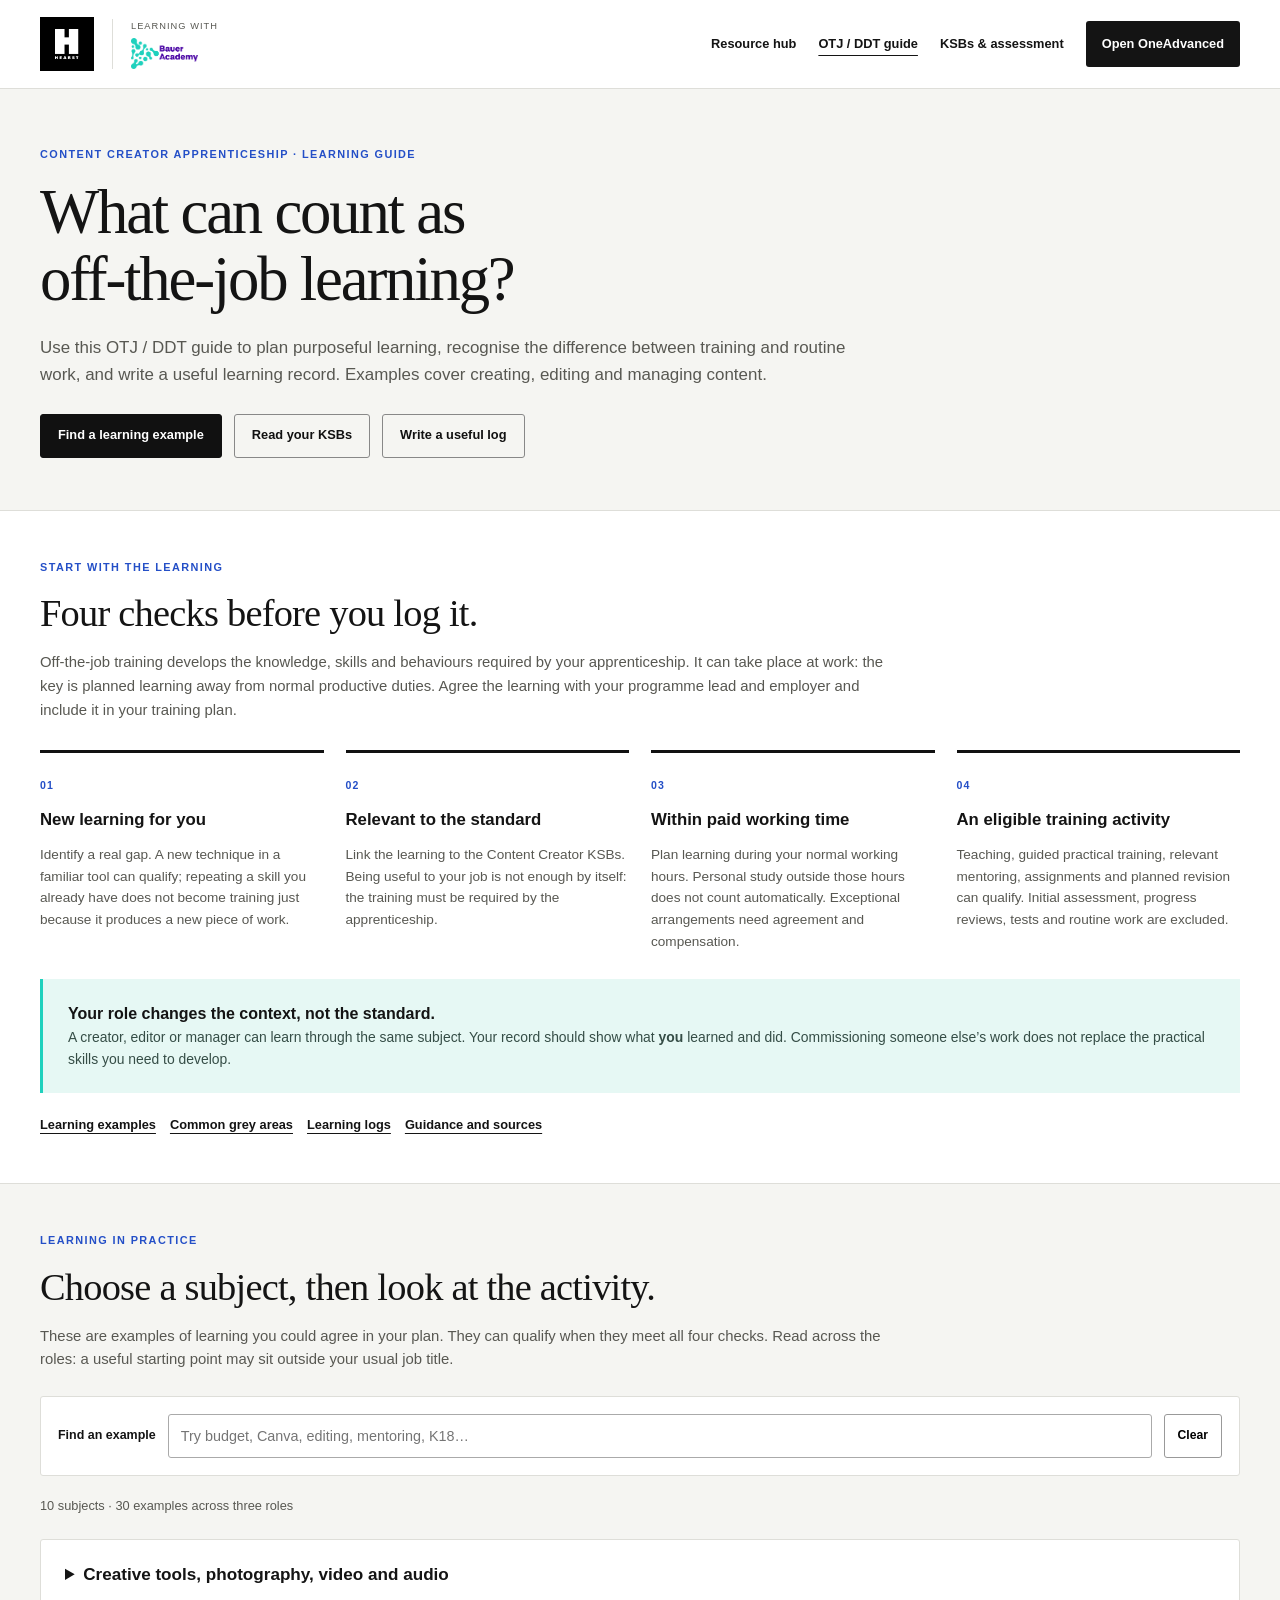
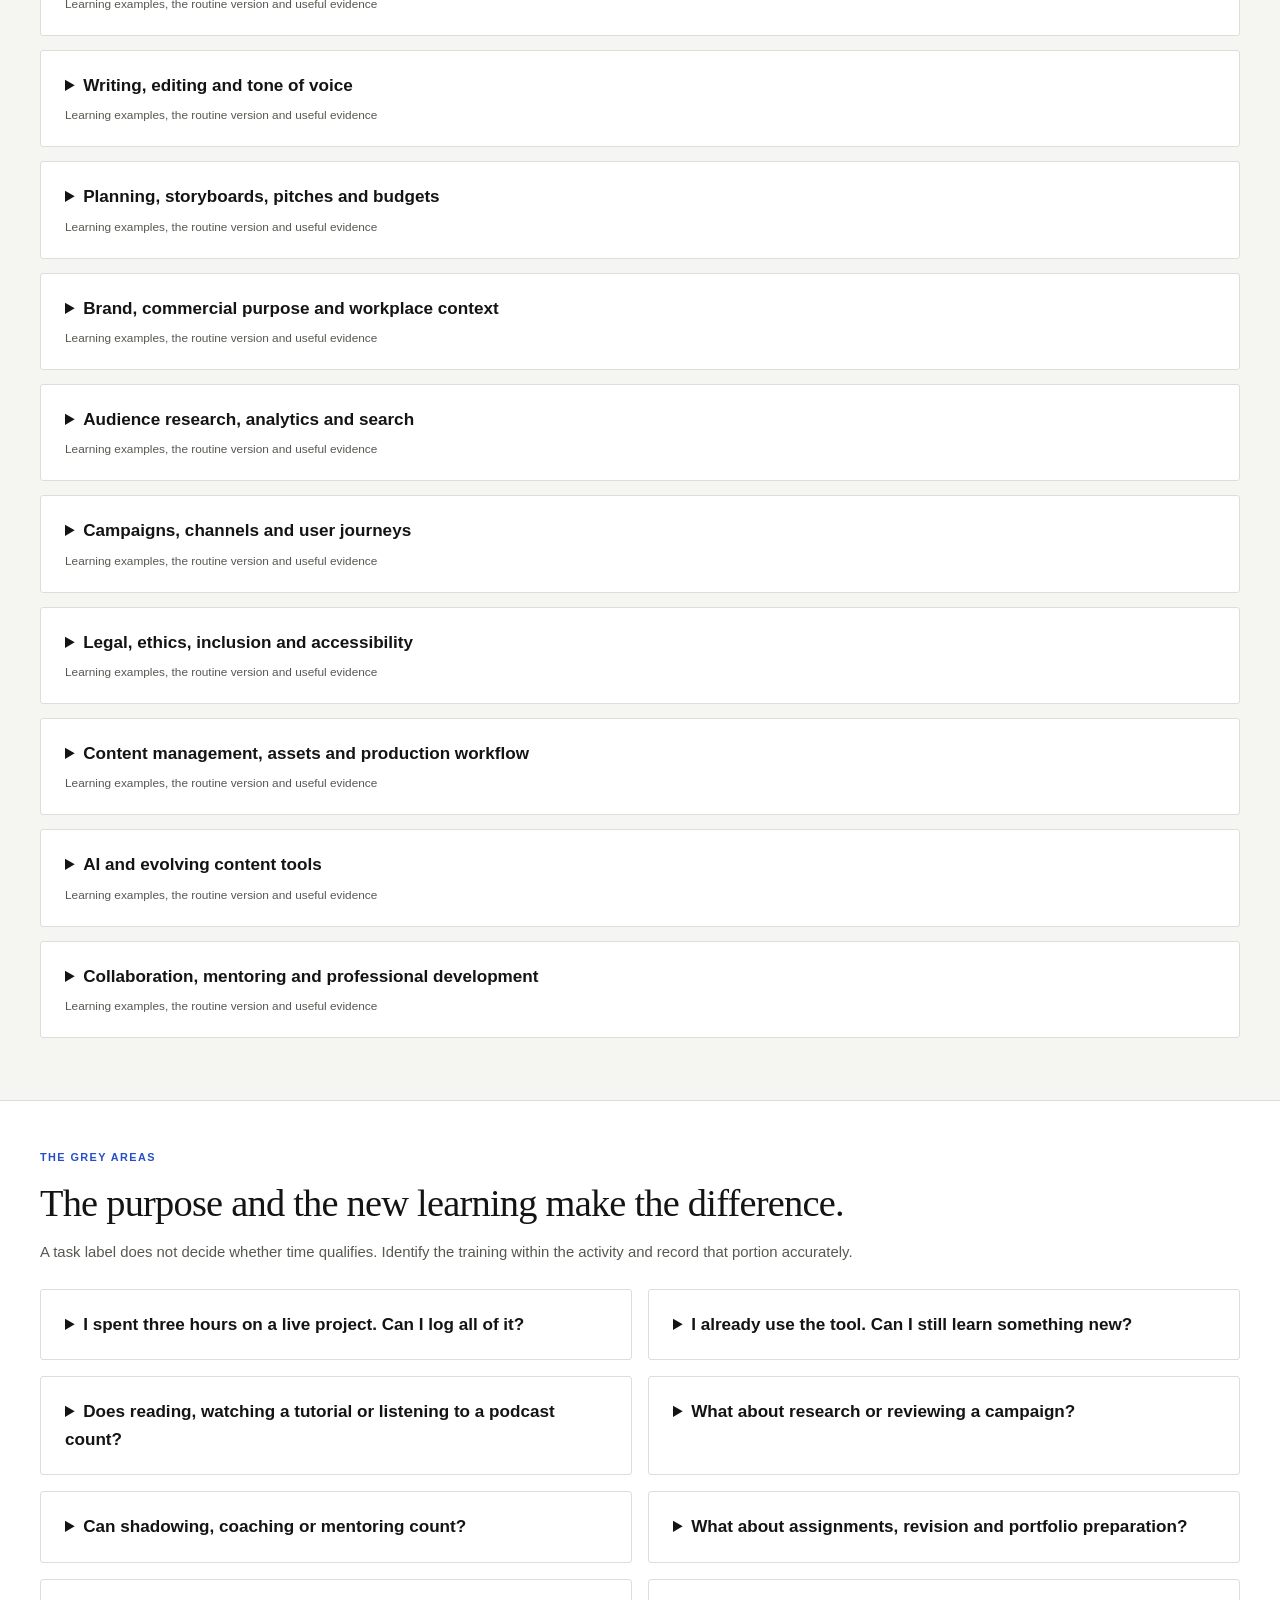
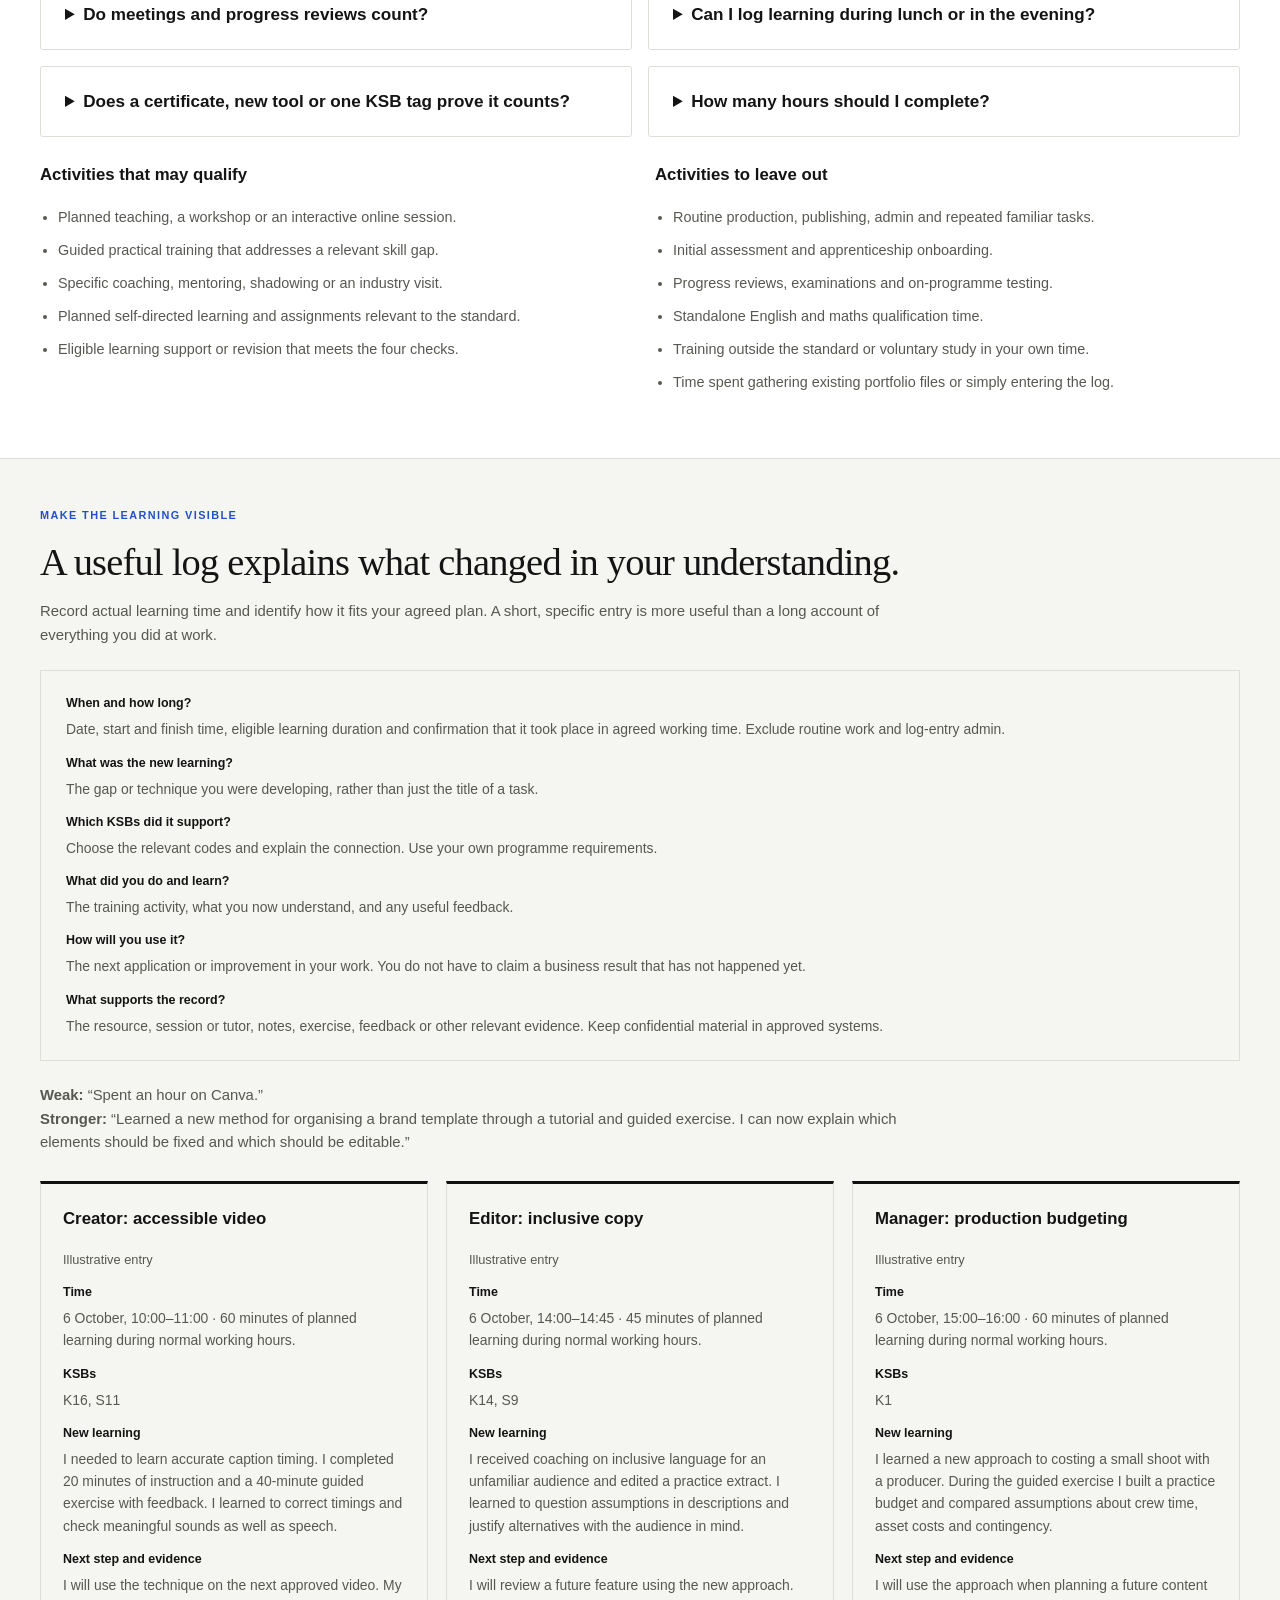
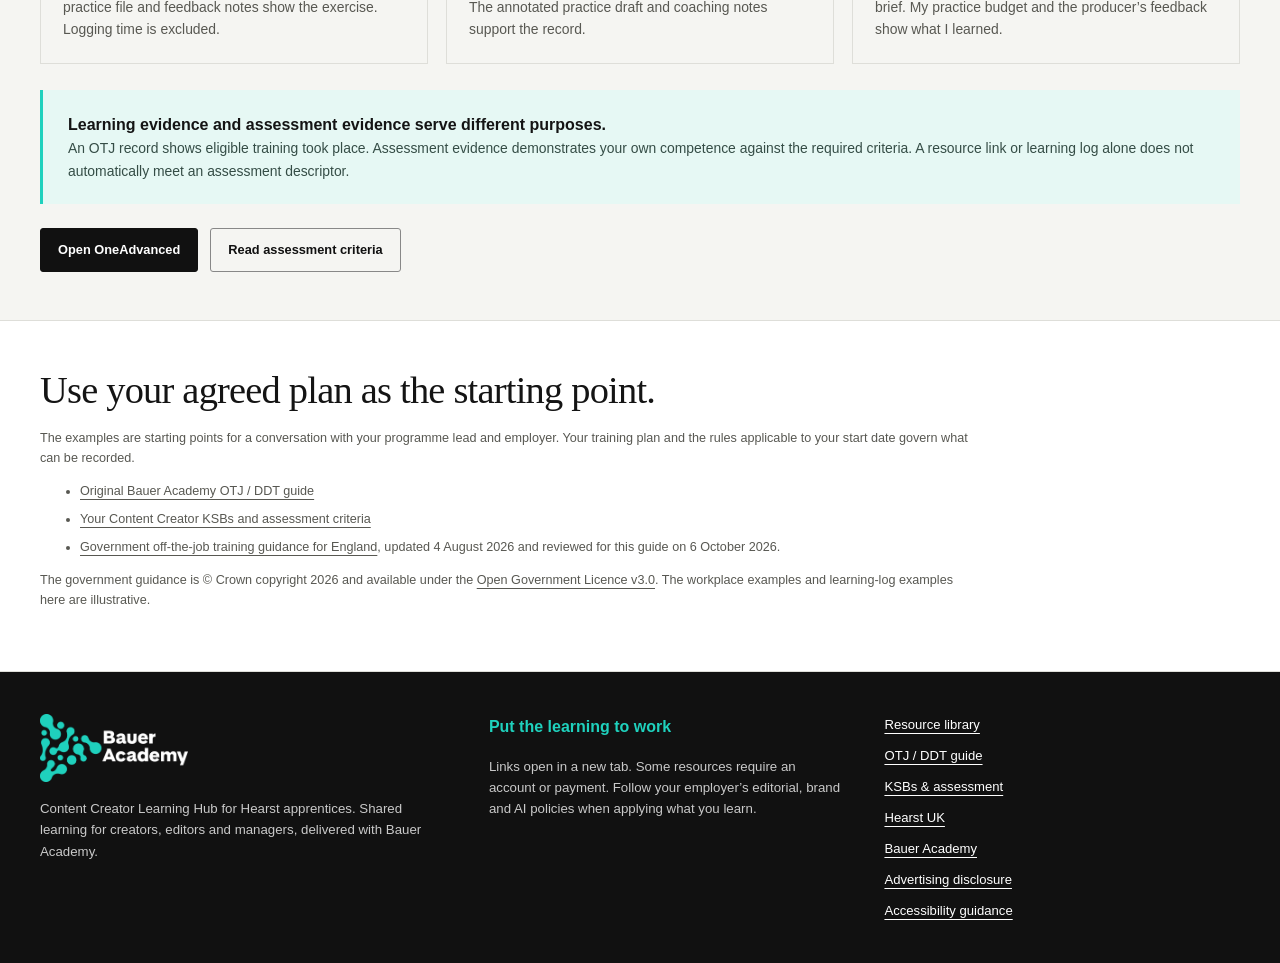
<file: learning-guide.html>
<!doctype html>
<html lang="en-GB"><head><meta charset="utf-8"><meta name="viewport" content="width=device-width,initial-scale=1"><meta name="theme-color" content="#111111"><meta name="description" content="Detailed off-the-job learning examples for Hearst Content Creator apprentices, with guidance for creators, editors and managers."><title>OTJ / DDT learning guide | Hearst &amp; Bauer Academy</title><link rel="icon" type="image/svg+xml" href="data:image/svg+xml,%3Csvg%20xmlns%3D%22http%3A%2F%2Fwww.w3.org%2F2000%2Fsvg%22%20viewBox%3D%220%200%2032%2032%22%3E%3Crect%20width%3D%2232%22%20height%3D%2232%22%20fill%3D%22%23111%22%2F%3E%3Cpath%20d%3D%22M8%207h5v7h6V7h5v18h-5v-7h-6v7H8z%22%20fill%3D%22white%22%2F%3E%3C%2Fsvg%3E"><style>
:root{--ink:#141414;--muted:#585852;--line:#deded9;--wash:#f5f5f2;--blue:#244fc7;--mint:#1fd1bd;--header-height:89px}
*{box-sizing:border-box}html{scroll-behavior:smooth;scroll-padding-top:116px}body{margin:0;background:#fff;color:var(--ink);font-family:Arial,Helvetica,sans-serif;line-height:1.6;-webkit-font-smoothing:antialiased}h1,h2,h3,p{margin-top:0}a{color:inherit;text-underline-offset:4px}button,input,select{font:inherit}button{cursor:pointer}img{display:block;max-width:100%}[hidden]{display:none!important}.shell{width:min(1200px,calc(100% - 48px));margin:auto}
.skip-link{position:fixed;top:10px;left:12px;background:#fff;color:#111;padding:10px 14px;z-index:1000;transform:translateY(-150%)}.skip-link:focus{transform:none}:focus-visible{outline:3px solid var(--blue);outline-offset:4px}
.site-header{position:sticky;top:0;z-index:80;background:#fff;border-bottom:1px solid var(--line)}.header-inner{min-height:88px;padding:15px 0;display:flex;align-items:center;justify-content:space-between;gap:20px}.header-brands{display:flex;align-items:center;gap:18px;flex-shrink:0}.brand-home img{width:54px;height:54px;object-fit:contain}.partner-brand{display:grid;gap:4px;border-left:1px solid var(--line);padding-left:18px}.partner-brand span{font-size:.58rem;letter-spacing:.11em;text-transform:uppercase;color:var(--muted)}.partner-brand img{max-height:31px;max-width:88px;object-fit:contain}.top-nav{display:flex;align-items:center;gap:22px;font-weight:800;font-size:.8rem}.top-nav a{text-decoration:none}.top-nav a[aria-current="page"]{text-decoration:underline;text-underline-offset:7px}.nav-cta{padding:13px 16px;color:#fff;background:#141414;border-radius:3px}.mobile-pages{display:none}
.page-hero{background:var(--wash);padding:57px 0 52px;border-bottom:1px solid var(--line)}.eyebrow{font-weight:800;font-size:.68rem;letter-spacing:.13em;text-transform:uppercase;margin-bottom:16px;color:var(--blue)}h1{font-family:Georgia,'Times New Roman',serif;font-weight:400;font-size:clamp(2.8rem,4.9vw,4.4rem);line-height:1.06;letter-spacing:-.035em;margin-bottom:22px;max-width:970px}.lead{font-size:1.06rem;color:var(--muted);max-width:830px;margin-bottom:25px}.actions{display:flex;flex-wrap:wrap;gap:12px}.button{display:inline-flex;align-items:center;justify-content:center;min-height:44px;background:#111;color:#fff;border:1px solid #111;text-decoration:none;padding:10px 17px;border-radius:3px;font-weight:800;font-size:.8rem}.button.secondary{background:transparent;color:#111;border-color:#888}.button:hover{background:#333;color:#fff}
.section{padding:48px 0;border-bottom:1px solid var(--line)}.section.shaded{background:var(--wash)}.section h2{font-family:Georgia,'Times New Roman',serif;font-weight:400;letter-spacing:-.02em;font-size:clamp(1.9rem,3vw,2.65rem);line-height:1.12;margin-bottom:16px}.intro{max-width:860px;color:var(--muted);font-size:.93rem}.check-grid{display:grid;grid-template-columns:repeat(4,1fr);gap:22px;margin-top:28px}.check-card{border-top:3px solid #111;padding-top:18px}.number{font-size:.66rem;font-weight:800;letter-spacing:.1em;color:var(--blue)}.check-card h3{margin:10px 0;font-size:1.05rem}.check-card p{font-size:.85rem;color:var(--muted);margin-bottom:0}.callout{padding:22px 25px;background:#e6f8f4;border-left:3px solid var(--mint);margin-top:26px}.callout p:last-child{margin-bottom:0}.callout p,.callout li{font-size:.87rem;color:#354d46}.jump-links{display:flex;gap:14px;flex-wrap:wrap;margin-top:22px;font-size:.8rem;font-weight:700}
.example-controls,.ksb-controls{display:flex;align-items:center;flex-wrap:wrap;gap:12px;padding:17px;border:1px solid var(--line);border-radius:3px;margin:24px 0 20px;background:#fff}.example-controls label,.ksb-controls label{font-size:.78rem;font-weight:800}.example-controls input,.ksb-controls input{flex:1;min-width:200px;min-height:44px;border:1px solid #aaa;border-radius:3px;padding:9px 12px;font-size:.9rem}.reset{background:#fff;border:1px solid #999;padding:10px 13px;border-radius:3px;font-size:.76rem;font-weight:700;min-height:44px}.example-count,.ksb-count{font-size:.8rem;color:var(--muted);margin-bottom:22px}.topic{border:1px solid var(--line);border-radius:3px;margin:14px 0;background:#fff}.topic summary,.case-note summary,.criterion summary{cursor:pointer;list-style-position:inside;padding:21px 24px;font-size:1.07rem;font-weight:800}.topic summary small{display:block;margin-top:7px;font-size:.74rem;font-weight:400;color:var(--muted)}.topic[open] summary{border-bottom:1px solid var(--line)}.topic-body{padding:22px 24px 25px}.topic-aim{font-size:.91rem;max-width:970px;color:var(--muted)}.role-examples{display:grid;grid-template-columns:repeat(3,1fr);gap:24px;margin:24px 0}.role-example{border-top:2px solid #111;padding-top:14px}.role-example h4{margin:0 0 9px;font-size:.92rem}.role-example p{margin:0;font-size:.85rem;color:var(--muted)}.comparison{display:grid;grid-template-columns:1fr 1fr;gap:24px;margin:24px 0 17px}.comparison>div{background:var(--wash);padding:18px}.comparison h4{font-size:.83rem;margin:0 0 7px}.comparison p{font-size:.84rem;color:var(--muted);margin-bottom:0}.topic-note{font-size:.8rem;color:var(--muted);margin:18px 0}.code-list{display:flex;flex-wrap:wrap;gap:6px}.code-chip{font-size:.69rem;font-weight:800;line-height:1.5;padding:3px 7px;border:1px solid #d5dae6;background:#f6f8fc;color:#344464;text-decoration:none;border-radius:3px}.code-chip:hover{background:#e4eafa}.topic-actions{display:flex;flex-wrap:wrap;gap:17px;margin-top:20px;font-size:.78rem;font-weight:700}.no-results{padding:24px;background:var(--wash)}
.case-grid{display:grid;grid-template-columns:1fr 1fr;gap:16px;margin-top:24px}.case-note{background:#fff;border:1px solid var(--line);border-radius:3px}.case-note .body{padding:0 24px 20px}.case-note p{font-size:.86rem;color:var(--muted)}.case-note p:last-child{margin:0}.eligibility{display:grid;grid-template-columns:1fr 1fr;gap:30px;margin-top:25px}.eligibility h3{font-size:1.05rem}.eligibility ul{padding-left:18px}.eligibility li{font-size:.9rem;color:var(--muted);margin:10px 0}.template{padding:23px 25px;border:1px solid var(--line);background:var(--wash);margin:23px 0}.template dl,.log-example dl{margin:0}.template dt,.log-example dt{font-size:.78rem;font-weight:800;margin-top:13px}.template dt:first-child,.log-example dt:first-child{margin-top:0}.template dd,.log-example dd{margin:4px 0 0;font-size:.87rem;color:var(--muted)}.log-grid{display:grid;grid-template-columns:repeat(3,1fr);gap:18px;margin-top:26px}.log-example{border:1px solid var(--line);border-top:3px solid #111;padding:22px}.log-example h3{font-size:1.05rem}.log-example p{font-size:.8rem;color:var(--muted)}.source-note{font-size:.79rem;color:var(--muted);max-width:940px}.source-note li{margin:8px 0}.mini-nav{display:flex;gap:13px;flex-wrap:wrap;margin:20px 0;font-size:.79rem}.ksb-controls select{max-width:100%;min-height:44px;padding:8px;border:1px solid #aaa;background:#fff;font-size:.77rem;border-radius:3px}.group-filters{display:flex;gap:8px;flex-wrap:wrap}.group-filter{background:#fff;border:1px solid #aaa;border-radius:20px;padding:8px 13px;font-size:.77rem}.group-filter[aria-pressed="true"]{background:#111;color:#fff;border-color:#111}.ksb-grid{display:grid;grid-template-columns:1fr 1fr;gap:14px}.ksb-card{padding:21px 23px;border:1px solid var(--line);border-radius:3px;background:#fff}.ksb-card h3{font-size:1.05rem;margin-bottom:10px;color:var(--blue)}.ksb-card p{font-size:.9rem;margin-bottom:15px}.method-badge{font-size:.68rem;color:var(--muted)}.card-actions{display:flex;flex-wrap:wrap;gap:12px;font-size:.76rem;margin-top:16px;font-weight:700}.grade-info{padding:18px 23px;background:#e6f8f4;border-left:3px solid var(--mint);font-size:.87rem;margin:23px 0}.criterion{border:1px solid var(--line);border-radius:3px;background:#fff;margin:13px 0}.criterion summary{font-size:1rem}.criterion-body{padding:0 23px 23px}.descriptor-columns{display:grid;grid-template-columns:1fr 1fr;gap:28px;margin-top:20px}.descriptor-columns h4{font-size:.83rem;margin:0 0 9px}.descriptor-columns p{font-size:.85rem;color:var(--muted);margin:0}.criterion .code-list{margin-bottom:17px}
.site-footer{background:#111;color:#fff;padding:42px 0}.footer-grid{display:grid;grid-template-columns:1.15fr 1fr 1fr;gap:40px}.footer-logo{max-height:68px;max-width:160px;width:auto}.footer-brand p,.footer-note p{font-size:.83rem;line-height:1.6;color:#c9c9c9;margin:16px 0 0}.footer-note strong{color:var(--mint)}.footer-links{display:grid;gap:10px;font-size:.82rem;align-content:start}.site-footer :focus-visible{outline-color:var(--mint)}
@media(max-width:1040px){.top-nav a:not(.nav-cta){display:none}.mobile-pages{display:flex;justify-content:center;gap:20px;padding:10px 16px;border-bottom:1px solid var(--line);font-size:.77rem;background:#fff}.mobile-pages a{text-decoration:none}.mobile-pages a[aria-current="page"]{font-weight:800;text-decoration:underline}.check-grid{grid-template-columns:1fr 1fr}.log-grid{grid-template-columns:1fr}.role-examples{gap:17px}}
@media(max-width:780px){.shell{width:calc(100% - 32px)}.header-inner{min-height:76px;padding:12px 0}.header-brands{gap:12px}.brand-home img{width:48px;height:48px}.partner-brand{padding-left:12px}.partner-brand img{max-height:28px;max-width:70px}.page-hero{padding:36px 0}.section{padding:35px 0}.role-examples,.comparison,.case-grid,.eligibility,.ksb-grid,.descriptor-columns{grid-template-columns:1fr}.role-examples{gap:22px}.case-grid{gap:12px}.topic summary,.case-note summary{padding:18px}.topic-body{padding:20px 18px}.case-note .body{padding:0 18px 18px}.comparison{gap:12px}.topic-actions{gap:12px}.ksb-controls{align-items:stretch}.ksb-controls select{width:100%}.footer-grid{grid-template-columns:1fr;gap:25px}.example-controls input,.ksb-controls input{min-width:0;width:100%;flex-basis:100%}.lead{font-size:1rem}.criterion summary{padding:18px}.criterion-body{padding:0 18px 18px}}
@media(max-width:560px){.brand-home img{width:44px;height:44px}.partner-brand{padding-left:10px}.partner-brand img{max-height:25px;max-width:61px}.partner-brand span{font-size:.49rem}.header-brands{gap:10px}.nav-cta{font-size:.67rem;padding:11px 10px}.header-inner{gap:10px}.check-grid{grid-template-columns:1fr;gap:20px}.mobile-pages{gap:16px;font-size:.7rem}.actions .button{width:100%}.callout{padding:20px}.log-example{padding:19px}}
@media(max-width:360px){.partner-brand{display:none}}
@media(prefers-reduced-motion:reduce){html{scroll-behavior:auto}*{transition:none!important}}
@media print{.site-header,.mobile-pages,.actions,.example-controls,.ksb-controls,.group-filters,.site-footer,.reset{display:none!important}.page-hero,.section{padding:15px 0;background:#fff!important}.shell{width:100%}.topic,.criterion,.ksb-card,.log-example{break-inside:avoid}h1{font-size:28pt}.role-examples,.comparison,.descriptor-columns{grid-template-columns:1fr}a{color:#111}}
</style></head><body><a class="skip-link" href="#main">Skip to main content</a><header class="site-header"><div class="shell header-inner"><div class="header-brands"><a class="brand-home" href="index.html" aria-label="Hearst Content Creator Learning Hub home"><img src="[data-uri]" alt="Hearst"></a><div class="partner-brand"><span>Learning with</span><img src="[data-uri]" alt="Bauer Academy"></div></div><nav class="top-nav" aria-label="Primary navigation"><a href="index.html">Resource hub</a><a href="learning-guide.html" aria-current="page">OTJ / DDT guide</a><a href="ksbs.html">KSBs &amp; assessment</a><a class="nav-cta" href="https://education.oneadvanced.com" target="_blank" rel="noopener noreferrer">Open OneAdvanced</a></nav></div></header><nav class="mobile-pages" aria-label="Page navigation"><a href="index.html">Resource hub</a><a href="learning-guide.html" aria-current="page">OTJ / DDT guide</a><a href="ksbs.html">KSBs &amp; assessment</a></nav><main id="main"><section class="page-hero"><div class="shell"><p class="eyebrow">Content Creator apprenticeship · Learning guide</p><h1>What can count as<br>off-the-job learning?</h1><p class="lead">Use this OTJ / DDT guide to plan purposeful learning, recognise the difference between training and routine work, and write a useful learning record. Examples cover creating, editing and managing content.</p><div class="actions"><a class="button" href="#examples">Find a learning example</a><a class="button secondary" href="ksbs.html">Read your KSBs</a><a class="button secondary" href="#record">Write a useful log</a></div></div></section>
<section class="section" id="checks"><div class="shell"><p class="eyebrow">Start with the learning</p><h2>Four checks before you log it.</h2><p class="intro">Off-the-job training develops the knowledge, skills and behaviours required by your apprenticeship. It can take place at work: the key is planned learning away from normal productive duties. Agree the learning with your programme lead and employer and include it in your training plan.</p><div class="check-grid">
<article class="check-card"><span class="number">01</span><h3>New learning for you</h3><p>Identify a real gap. A new technique in a familiar tool can qualify; repeating a skill you already have does not become training just because it produces a new piece of work.</p></article>
<article class="check-card"><span class="number">02</span><h3>Relevant to the standard</h3><p>Link the learning to the Content Creator KSBs. Being useful to your job is not enough by itself: the training must be required by the apprenticeship.</p></article>
<article class="check-card"><span class="number">03</span><h3>Within paid working time</h3><p>Plan learning during your normal working hours. Personal study outside those hours does not count automatically. Exceptional arrangements need agreement and compensation.</p></article>
<article class="check-card"><span class="number">04</span><h3>An eligible training activity</h3><p>Teaching, guided practical training, relevant mentoring, assignments and planned revision can qualify. Initial assessment, progress reviews, tests and routine work are excluded.</p></article>
</div><div class="callout"><strong>Your role changes the context, not the standard.</strong><p>A creator, editor or manager can learn through the same subject. Your record should show what <strong>you</strong> learned and did. Commissioning someone else’s work does not replace the practical skills you need to develop.</p></div><div class="jump-links"><a href="#examples">Learning examples</a><a href="#grey-areas">Common grey areas</a><a href="#record">Learning logs</a><a href="#sources">Guidance and sources</a></div></div></section>
<section class="section shaded" id="examples"><div class="shell"><p class="eyebrow">Learning in practice</p><h2>Choose a subject, then look at the activity.</h2><p class="intro">These are examples of learning you could agree in your plan. They can qualify when they meet all four checks. Read across the roles: a useful starting point may sit outside your usual job title.</p><div class="example-controls"><label for="exampleSearch">Find an example</label><input type="search" id="exampleSearch" placeholder="Try budget, Canva, editing, mentoring, K18…"><button class="reset" id="clearExamples" type="button">Clear</button></div><p class="example-count" id="exampleCount" aria-live="polite">10 subjects · 30 examples across three roles</p><div id="topicList"><details class="topic" id="topic-tools" data-search="Creative tools, photography, video and audio Learn a production or editing technique that fills a specific gap in your skills. The same principle applies to a new package or an unfamiliar feature in a tool you already use. K16 K17 S11 S12 Exporting the same preset, trimming a familiar video or approving an edit using skills you already have. The technique you learned, tutorial or coaching notes, a practice file and feedback that helped you improve. Examples include Premiere Pro, DaVinci Resolve, CapCut, Photoshop, Canva, Photopea, Audition and Audacity. Use tools approved for your workplace; the learning objective matters more than the package. Creator Follow a planned demonstration on exposure, audio levels or colour correction. Complete a guided exercise, compare your results and use feedback to understand the technique. Editor Learn how audio cleanup, image retouching or subtitle timing affects a piece. Edit a practice asset with an experienced colleague and explain the quality decisions you made. Manager Arrange coaching in a production technique you need for the apprenticeship. Make or edit a practice asset yourself so you understand the process, constraints and quality checks. B1"><summary>Creative tools, photography, video and audio<small>Learning examples, the routine version and useful evidence</small></summary><div class="topic-body"><p class="topic-aim">Learn a production or editing technique that fills a specific gap in your skills. The same principle applies to a new package or an unfamiliar feature in a tool you already use.</p><div class="code-list"><a class="code-chip" href="ksbs.html?ksb=B1#ksb-list" title="Read B1">B1</a><a class="code-chip" href="ksbs.html?ksb=K16#ksb-list" title="Read K16">K16</a><a class="code-chip" href="ksbs.html?ksb=K17#ksb-list" title="Read K17">K17</a><a class="code-chip" href="ksbs.html?ksb=S11#ksb-list" title="Read S11">S11</a><a class="code-chip" href="ksbs.html?ksb=S12#ksb-list" title="Read S12">S12</a></div><div class="role-examples"><article class="role-example"><h4>Creator</h4><p>Follow a planned demonstration on exposure, audio levels or colour correction. Complete a guided exercise, compare your results and use feedback to understand the technique.</p></article><article class="role-example"><h4>Editor</h4><p>Learn how audio cleanup, image retouching or subtitle timing affects a piece. Edit a practice asset with an experienced colleague and explain the quality decisions you made.</p></article><article class="role-example"><h4>Manager</h4><p>Arrange coaching in a production technique you need for the apprenticeship. Make or edit a practice asset yourself so you understand the process, constraints and quality checks.</p></article></div><div class="comparison"><div><h4>The routine version</h4><p>Exporting the same preset, trimming a familiar video or approving an edit using skills you already have.</p></div><div><h4>Useful supporting evidence</h4><p>The technique you learned, tutorial or coaching notes, a practice file and feedback that helped you improve.</p></div></div><p class="topic-note">Examples include Premiere Pro, DaVinci Resolve, CapCut, Photoshop, Canva, Photopea, Audition and Audacity. Use tools approved for your workplace; the learning objective matters more than the package.</p><div class="topic-actions"><a href="index.html?q=K16#resources">Find related learning resources</a><a href="#record">Turn the learning into a log</a></div></div></details><details class="topic" id="topic-writing" data-search="Writing, editing and tone of voice Develop a new writing or editing approach, including accessibility, inclusive language, persuasive copy and adapting to a channel. K10 K13 K14 K15 S8 S9 S10 Proofreading familiar copy, rewriting the same type of introduction or approving content using an established checklist. Before-and-after drafts, an annotated edit, your learning notes and the feedback received. Having many years of editorial experience does not rule out new learning. The gap must be relevant to the apprenticeship and recorded in the training plan. Creator Study how an article changes for a newsletter or social post. Use a guided exercise to write two versions, then review structure, tone and clarity with feedback. Editor Receive coaching in a headline, inclusive editing or accessibility technique you have not yet mastered. Apply it to a practice piece and discuss your editorial choices. Manager Learn a new method for evaluating copy against an audience need. Personally rewrite a short example and review it with an editor, rather than only signing off team output."><summary>Writing, editing and tone of voice<small>Learning examples, the routine version and useful evidence</small></summary><div class="topic-body"><p class="topic-aim">Develop a new writing or editing approach, including accessibility, inclusive language, persuasive copy and adapting to a channel.</p><div class="code-list"><a class="code-chip" href="ksbs.html?ksb=K10#ksb-list" title="Read K10">K10</a><a class="code-chip" href="ksbs.html?ksb=K13#ksb-list" title="Read K13">K13</a><a class="code-chip" href="ksbs.html?ksb=K14#ksb-list" title="Read K14">K14</a><a class="code-chip" href="ksbs.html?ksb=K15#ksb-list" title="Read K15">K15</a><a class="code-chip" href="ksbs.html?ksb=S8#ksb-list" title="Read S8">S8</a><a class="code-chip" href="ksbs.html?ksb=S9#ksb-list" title="Read S9">S9</a><a class="code-chip" href="ksbs.html?ksb=S10#ksb-list" title="Read S10">S10</a></div><div class="role-examples"><article class="role-example"><h4>Creator</h4><p>Study how an article changes for a newsletter or social post. Use a guided exercise to write two versions, then review structure, tone and clarity with feedback.</p></article><article class="role-example"><h4>Editor</h4><p>Receive coaching in a headline, inclusive editing or accessibility technique you have not yet mastered. Apply it to a practice piece and discuss your editorial choices.</p></article><article class="role-example"><h4>Manager</h4><p>Learn a new method for evaluating copy against an audience need. Personally rewrite a short example and review it with an editor, rather than only signing off team output.</p></article></div><div class="comparison"><div><h4>The routine version</h4><p>Proofreading familiar copy, rewriting the same type of introduction or approving content using an established checklist.</p></div><div><h4>Useful supporting evidence</h4><p>Before-and-after drafts, an annotated edit, your learning notes and the feedback received.</p></div></div><p class="topic-note">Having many years of editorial experience does not rule out new learning. The gap must be relevant to the apprenticeship and recorded in the training plan.</p><div class="topic-actions"><a href="index.html?q=K10#resources">Find related learning resources</a><a href="#record">Turn the learning into a log</a></div></div></details><details class="topic" id="topic-planning" data-search="Planning, storyboards, pitches and budgets Learn how to turn a brief into a viable plan, visual treatment, pitch or budget. Explore a method you need to develop. K1 K4 K20 K22 S1 S4 S5 S6 S21 Updating a familiar production schedule, repeating a budget process you already know or attending an ordinary commissioning meeting. A storyboard, mood board, cost comparison, practice schedule or pitch, plus feedback and the method you learned. A real brief can provide the context for training. Separate the planned learning and guided exercise from ordinary delivery time. Creator Learn how to create a storyboard or mood board from a brief. Produce a practice version with guidance and explain the intended shots, sequence and visual references. Editor Work with a producer to learn how time, contributor fees and asset costs shape a content budget. Build a small practice budget and explain the assumptions. Manager Learn a costing or scheduling method you have not used before. Model a realistic content brief, compare delivery options and receive feedback on costs, dependencies and risks. B4"><summary>Planning, storyboards, pitches and budgets<small>Learning examples, the routine version and useful evidence</small></summary><div class="topic-body"><p class="topic-aim">Learn how to turn a brief into a viable plan, visual treatment, pitch or budget. Explore a method you need to develop.</p><div class="code-list"><a class="code-chip" href="ksbs.html?ksb=B4#ksb-list" title="Read B4">B4</a><a class="code-chip" href="ksbs.html?ksb=K1#ksb-list" title="Read K1">K1</a><a class="code-chip" href="ksbs.html?ksb=K4#ksb-list" title="Read K4">K4</a><a class="code-chip" href="ksbs.html?ksb=K20#ksb-list" title="Read K20">K20</a><a class="code-chip" href="ksbs.html?ksb=K22#ksb-list" title="Read K22">K22</a><a class="code-chip" href="ksbs.html?ksb=S1#ksb-list" title="Read S1">S1</a><a class="code-chip" href="ksbs.html?ksb=S4#ksb-list" title="Read S4">S4</a><a class="code-chip" href="ksbs.html?ksb=S5#ksb-list" title="Read S5">S5</a><a class="code-chip" href="ksbs.html?ksb=S6#ksb-list" title="Read S6">S6</a><a class="code-chip" href="ksbs.html?ksb=S21#ksb-list" title="Read S21">S21</a></div><div class="role-examples"><article class="role-example"><h4>Creator</h4><p>Learn how to create a storyboard or mood board from a brief. Produce a practice version with guidance and explain the intended shots, sequence and visual references.</p></article><article class="role-example"><h4>Editor</h4><p>Work with a producer to learn how time, contributor fees and asset costs shape a content budget. Build a small practice budget and explain the assumptions.</p></article><article class="role-example"><h4>Manager</h4><p>Learn a costing or scheduling method you have not used before. Model a realistic content brief, compare delivery options and receive feedback on costs, dependencies and risks.</p></article></div><div class="comparison"><div><h4>The routine version</h4><p>Updating a familiar production schedule, repeating a budget process you already know or attending an ordinary commissioning meeting.</p></div><div><h4>Useful supporting evidence</h4><p>A storyboard, mood board, cost comparison, practice schedule or pitch, plus feedback and the method you learned.</p></div></div><p class="topic-note">A real brief can provide the context for training. Separate the planned learning and guided exercise from ordinary delivery time.</p><div class="topic-actions"><a href="index.html?q=K1#resources">Find related learning resources</a><a href="#record">Turn the learning into a log</a></div></div></details><details class="topic" id="topic-brand" data-search="Brand, commercial purpose and workplace context Learn how audience promises, brand guidelines, commercial drivers and organisational structures influence content decisions. K7 K8 K9 K29 K30 S1 S2 S3 Reading familiar brand guidelines again, doing a general company induction or attending a business update with no planned learning objective. Brand comparisons, annotated briefs, questions answered and a reasoned explanation of how the new knowledge affects content. General management training qualifies only to the extent that the learning is directly required by this Content Creator apprenticeship. Creator Study a less familiar Hearst brand with guidance. Compare two briefs and explain how the audience, visual treatment and commercial aim change the content you would make. Editor Learn how membership, commerce or branded content affects a commissioning brief. Work through a case study and practise evaluating the editorial and brand requirements. Manager Receive a planned explanation of a funding or commercial model relevant to the standard. Use a case exercise to connect business pressures, editorial priorities and content choices."><summary>Brand, commercial purpose and workplace context<small>Learning examples, the routine version and useful evidence</small></summary><div class="topic-body"><p class="topic-aim">Learn how audience promises, brand guidelines, commercial drivers and organisational structures influence content decisions.</p><div class="code-list"><a class="code-chip" href="ksbs.html?ksb=K7#ksb-list" title="Read K7">K7</a><a class="code-chip" href="ksbs.html?ksb=K8#ksb-list" title="Read K8">K8</a><a class="code-chip" href="ksbs.html?ksb=K9#ksb-list" title="Read K9">K9</a><a class="code-chip" href="ksbs.html?ksb=K29#ksb-list" title="Read K29">K29</a><a class="code-chip" href="ksbs.html?ksb=K30#ksb-list" title="Read K30">K30</a><a class="code-chip" href="ksbs.html?ksb=S1#ksb-list" title="Read S1">S1</a><a class="code-chip" href="ksbs.html?ksb=S2#ksb-list" title="Read S2">S2</a><a class="code-chip" href="ksbs.html?ksb=S3#ksb-list" title="Read S3">S3</a></div><div class="role-examples"><article class="role-example"><h4>Creator</h4><p>Study a less familiar Hearst brand with guidance. Compare two briefs and explain how the audience, visual treatment and commercial aim change the content you would make.</p></article><article class="role-example"><h4>Editor</h4><p>Learn how membership, commerce or branded content affects a commissioning brief. Work through a case study and practise evaluating the editorial and brand requirements.</p></article><article class="role-example"><h4>Manager</h4><p>Receive a planned explanation of a funding or commercial model relevant to the standard. Use a case exercise to connect business pressures, editorial priorities and content choices.</p></article></div><div class="comparison"><div><h4>The routine version</h4><p>Reading familiar brand guidelines again, doing a general company induction or attending a business update with no planned learning objective.</p></div><div><h4>Useful supporting evidence</h4><p>Brand comparisons, annotated briefs, questions answered and a reasoned explanation of how the new knowledge affects content.</p></div></div><p class="topic-note">General management training qualifies only to the extent that the learning is directly required by this Content Creator apprenticeship.</p><div class="topic-actions"><a href="index.html?q=K7#resources">Find related learning resources</a><a href="#record">Turn the learning into a log</a></div></div></details><details class="topic" id="topic-data" data-search="Audience research, analytics and search Learn a new research, segmentation, interpretation or SEO method. Identify how you will test your understanding. K2 K3 K11 K19 K26 S7 S18 S19 Checking the same dashboard, producing a regular report or discussing campaign figures using methods you already know. An annotated dataset, research method, analysis notes, feedback and a justified improvement proposal. A post performing badly does not automatically make the analysis training. The planned activity must teach you something new. Creator Learn to interpret retention or engagement data with a tutor or analyst. Analyse a practice dataset and explain what the evidence can and cannot tell you about the audience. Editor Study search intent or audience segmentation, then complete a guided exercise on an article or newsletter. Explain the changes you would recommend and the limitations of the data. Manager Receive training in attribution, segmentation or data integrity relevant to the standard. Compare measures and practise drawing conclusions, rather than only reading a dashboard. B7"><summary>Audience research, analytics and search<small>Learning examples, the routine version and useful evidence</small></summary><div class="topic-body"><p class="topic-aim">Learn a new research, segmentation, interpretation or SEO method. Identify how you will test your understanding.</p><div class="code-list"><a class="code-chip" href="ksbs.html?ksb=B7#ksb-list" title="Read B7">B7</a><a class="code-chip" href="ksbs.html?ksb=K2#ksb-list" title="Read K2">K2</a><a class="code-chip" href="ksbs.html?ksb=K3#ksb-list" title="Read K3">K3</a><a class="code-chip" href="ksbs.html?ksb=K11#ksb-list" title="Read K11">K11</a><a class="code-chip" href="ksbs.html?ksb=K19#ksb-list" title="Read K19">K19</a><a class="code-chip" href="ksbs.html?ksb=K26#ksb-list" title="Read K26">K26</a><a class="code-chip" href="ksbs.html?ksb=S7#ksb-list" title="Read S7">S7</a><a class="code-chip" href="ksbs.html?ksb=S18#ksb-list" title="Read S18">S18</a><a class="code-chip" href="ksbs.html?ksb=S19#ksb-list" title="Read S19">S19</a></div><div class="role-examples"><article class="role-example"><h4>Creator</h4><p>Learn to interpret retention or engagement data with a tutor or analyst. Analyse a practice dataset and explain what the evidence can and cannot tell you about the audience.</p></article><article class="role-example"><h4>Editor</h4><p>Study search intent or audience segmentation, then complete a guided exercise on an article or newsletter. Explain the changes you would recommend and the limitations of the data.</p></article><article class="role-example"><h4>Manager</h4><p>Receive training in attribution, segmentation or data integrity relevant to the standard. Compare measures and practise drawing conclusions, rather than only reading a dashboard.</p></article></div><div class="comparison"><div><h4>The routine version</h4><p>Checking the same dashboard, producing a regular report or discussing campaign figures using methods you already know.</p></div><div><h4>Useful supporting evidence</h4><p>An annotated dataset, research method, analysis notes, feedback and a justified improvement proposal.</p></div></div><p class="topic-note">A post performing badly does not automatically make the analysis training. The planned activity must teach you something new.</p><div class="topic-actions"><a href="index.html?q=K2#resources">Find related learning resources</a><a href="#record">Turn the learning into a log</a></div></div></details><details class="topic" id="topic-journeys" data-search="Campaigns, channels and user journeys Learn how audience behaviour, platform choices and user experience shape a campaign and its evaluation. K11 K12 K23 K24 K25 K26 S14 S16 S17 S19 Scheduling familiar posts, checking campaign results through an established process or repeatedly responding to routine comments. A journey map, channel recommendation, evaluation framework, feedback or a reasoned response to a case. Keep the distinction between learning a method and repeatedly using it after the skill is already acquired. Creator Learn a journey-mapping method, then map how someone moves from a social post to an article or membership page. Use feedback to identify friction and propose changes. Editor Study how a story changes across print, digital, newsletters and social. Complete a guided planning exercise that explains each format’s audience purpose and success measure. Manager Learn a campaign evaluation or user-experience method. Work through a case, recommend channels and measures, and compare your reasoning with a specialist."><summary>Campaigns, channels and user journeys<small>Learning examples, the routine version and useful evidence</small></summary><div class="topic-body"><p class="topic-aim">Learn how audience behaviour, platform choices and user experience shape a campaign and its evaluation.</p><div class="code-list"><a class="code-chip" href="ksbs.html?ksb=K11#ksb-list" title="Read K11">K11</a><a class="code-chip" href="ksbs.html?ksb=K12#ksb-list" title="Read K12">K12</a><a class="code-chip" href="ksbs.html?ksb=K23#ksb-list" title="Read K23">K23</a><a class="code-chip" href="ksbs.html?ksb=K24#ksb-list" title="Read K24">K24</a><a class="code-chip" href="ksbs.html?ksb=K25#ksb-list" title="Read K25">K25</a><a class="code-chip" href="ksbs.html?ksb=K26#ksb-list" title="Read K26">K26</a><a class="code-chip" href="ksbs.html?ksb=S14#ksb-list" title="Read S14">S14</a><a class="code-chip" href="ksbs.html?ksb=S16#ksb-list" title="Read S16">S16</a><a class="code-chip" href="ksbs.html?ksb=S17#ksb-list" title="Read S17">S17</a><a class="code-chip" href="ksbs.html?ksb=S19#ksb-list" title="Read S19">S19</a></div><div class="role-examples"><article class="role-example"><h4>Creator</h4><p>Learn a journey-mapping method, then map how someone moves from a social post to an article or membership page. Use feedback to identify friction and propose changes.</p></article><article class="role-example"><h4>Editor</h4><p>Study how a story changes across print, digital, newsletters and social. Complete a guided planning exercise that explains each format’s audience purpose and success measure.</p></article><article class="role-example"><h4>Manager</h4><p>Learn a campaign evaluation or user-experience method. Work through a case, recommend channels and measures, and compare your reasoning with a specialist.</p></article></div><div class="comparison"><div><h4>The routine version</h4><p>Scheduling familiar posts, checking campaign results through an established process or repeatedly responding to routine comments.</p></div><div><h4>Useful supporting evidence</h4><p>A journey map, channel recommendation, evaluation framework, feedback or a reasoned response to a case.</p></div></div><p class="topic-note">Keep the distinction between learning a method and repeatedly using it after the skill is already acquired.</p><div class="topic-actions"><a href="index.html?q=K11#resources">Find related learning resources</a><a href="#record">Turn the learning into a log</a></div></div></details><details class="topic" id="topic-standards" data-search="Legal, ethics, inclusion and accessibility Learn how to make and check content responsibly, including copyright, data protection, disclosure and accessible communication. K5 K6 K14 S7 S8 S9 B5 Repeating a routine compliance check you already know, agreeing a policy without training or attending a generic briefing unrelated to the standard. Case notes, annotated examples, an accessible practice asset and the reasoning behind the changes. Alternative text describes relevant image content for people who cannot see it. Captions make spoken content and relevant sounds available in text. Creator Complete planned training in image or music licensing, captions or alternative text. Work through sample assets and explain which changes or permissions are needed. Editor Receive training on sponsored content, affiliate disclosure or an unfamiliar editorial issue. Review a practice article and justify the edits and escalation points. Manager Work through data-sharing or accessibility scenarios with a specialist. Learn how to identify an issue, check responsibilities and route it to the right person."><summary>Legal, ethics, inclusion and accessibility<small>Learning examples, the routine version and useful evidence</small></summary><div class="topic-body"><p class="topic-aim">Learn how to make and check content responsibly, including copyright, data protection, disclosure and accessible communication.</p><div class="code-list"><a class="code-chip" href="ksbs.html?ksb=K5#ksb-list" title="Read K5">K5</a><a class="code-chip" href="ksbs.html?ksb=K6#ksb-list" title="Read K6">K6</a><a class="code-chip" href="ksbs.html?ksb=K14#ksb-list" title="Read K14">K14</a><a class="code-chip" href="ksbs.html?ksb=S7#ksb-list" title="Read S7">S7</a><a class="code-chip" href="ksbs.html?ksb=S8#ksb-list" title="Read S8">S8</a><a class="code-chip" href="ksbs.html?ksb=S9#ksb-list" title="Read S9">S9</a><a class="code-chip" href="ksbs.html?ksb=B5#ksb-list" title="Read B5">B5</a></div><div class="role-examples"><article class="role-example"><h4>Creator</h4><p>Complete planned training in image or music licensing, captions or alternative text. Work through sample assets and explain which changes or permissions are needed.</p></article><article class="role-example"><h4>Editor</h4><p>Receive training on sponsored content, affiliate disclosure or an unfamiliar editorial issue. Review a practice article and justify the edits and escalation points.</p></article><article class="role-example"><h4>Manager</h4><p>Work through data-sharing or accessibility scenarios with a specialist. Learn how to identify an issue, check responsibilities and route it to the right person.</p></article></div><div class="comparison"><div><h4>The routine version</h4><p>Repeating a routine compliance check you already know, agreeing a policy without training or attending a generic briefing unrelated to the standard.</p></div><div><h4>Useful supporting evidence</h4><p>Case notes, annotated examples, an accessible practice asset and the reasoning behind the changes.</p></div></div><p class="topic-note">Alternative text describes relevant image content for people who cannot see it. Captions make spoken content and relevant sounds available in text.</p><div class="topic-actions"><a href="index.html?q=K5#resources">Find related learning resources</a><a href="#record">Turn the learning into a log</a></div></div></details><details class="topic" id="topic-workflow" data-search="Content management, assets and production workflow Learn an effective method for structuring, labelling, securing, publishing or handing over content. K4 K18 K19 K22 S13 S21 Tidying your folders, moving existing files, uploading finished work or chasing approvals through a process you already understand. A practice asset structure, retrieval test, workflow diagram, CMS exercise and feedback. File organisation is not always just admin. Learning a new method linked to K18 and S13 can be training; routine tidying is not. Creator Learn a naming, metadata or version-control method with guidance. Set up a small practice asset collection and test how accurately another person can retrieve the files. Editor Receive training in an unfamiliar CMS publishing workflow. Work in a test environment to learn metadata, page checks and the handover between editing and publishing. Manager Learn how a production workflow handles approvals and dependencies. Complete a guided exercise on a new handover or asset-management method and identify possible failure points."><summary>Content management, assets and production workflow<small>Learning examples, the routine version and useful evidence</small></summary><div class="topic-body"><p class="topic-aim">Learn an effective method for structuring, labelling, securing, publishing or handing over content.</p><div class="code-list"><a class="code-chip" href="ksbs.html?ksb=K4#ksb-list" title="Read K4">K4</a><a class="code-chip" href="ksbs.html?ksb=K18#ksb-list" title="Read K18">K18</a><a class="code-chip" href="ksbs.html?ksb=K19#ksb-list" title="Read K19">K19</a><a class="code-chip" href="ksbs.html?ksb=K22#ksb-list" title="Read K22">K22</a><a class="code-chip" href="ksbs.html?ksb=S13#ksb-list" title="Read S13">S13</a><a class="code-chip" href="ksbs.html?ksb=S21#ksb-list" title="Read S21">S21</a></div><div class="role-examples"><article class="role-example"><h4>Creator</h4><p>Learn a naming, metadata or version-control method with guidance. Set up a small practice asset collection and test how accurately another person can retrieve the files.</p></article><article class="role-example"><h4>Editor</h4><p>Receive training in an unfamiliar CMS publishing workflow. Work in a test environment to learn metadata, page checks and the handover between editing and publishing.</p></article><article class="role-example"><h4>Manager</h4><p>Learn how a production workflow handles approvals and dependencies. Complete a guided exercise on a new handover or asset-management method and identify possible failure points.</p></article></div><div class="comparison"><div><h4>The routine version</h4><p>Tidying your folders, moving existing files, uploading finished work or chasing approvals through a process you already understand.</p></div><div><h4>Useful supporting evidence</h4><p>A practice asset structure, retrieval test, workflow diagram, CMS exercise and feedback.</p></div></div><p class="topic-note">File organisation is not always just admin. Learning a new method linked to K18 and S13 can be training; routine tidying is not.</p><div class="topic-actions"><a href="index.html?q=K4#resources">Find related learning resources</a><a href="#record">Turn the learning into a log</a></div></div></details><details class="topic" id="topic-ai" data-search="AI and evolving content tools Learn a relevant method for using and checking an approved tool. Define the skill gap and how you will evaluate the result. K5 K6 K17 K19 K27 B5 B6 Using a familiar prompt to generate another set of ideas, experimenting without a learning objective or letting a tool complete an ordinary work task. Your learning aim, a safe test example, comparison notes, checks performed and conclusions about appropriate use. Follow Hearst’s AI and data policies. Do not enter confidential briefs, personal information or unpublished material into an unapproved tool. Creator Complete a planned exercise comparing prompt approaches for a brief. Check factual accuracy, originality and brand fit, then explain where human judgement changed the result. Editor Receive training in reviewing AI-assisted copy or imagery. Examine practice outputs for unsupported claims, tone, permissions and disclosure, and discuss the findings. Manager Learn the limits and risks of an approved AI workflow relevant to content production. Personally test a small example and compare its quality and implications with a manual approach."><summary>AI and evolving content tools<small>Learning examples, the routine version and useful evidence</small></summary><div class="topic-body"><p class="topic-aim">Learn a relevant method for using and checking an approved tool. Define the skill gap and how you will evaluate the result.</p><div class="code-list"><a class="code-chip" href="ksbs.html?ksb=K5#ksb-list" title="Read K5">K5</a><a class="code-chip" href="ksbs.html?ksb=K6#ksb-list" title="Read K6">K6</a><a class="code-chip" href="ksbs.html?ksb=K17#ksb-list" title="Read K17">K17</a><a class="code-chip" href="ksbs.html?ksb=K19#ksb-list" title="Read K19">K19</a><a class="code-chip" href="ksbs.html?ksb=K27#ksb-list" title="Read K27">K27</a><a class="code-chip" href="ksbs.html?ksb=B5#ksb-list" title="Read B5">B5</a><a class="code-chip" href="ksbs.html?ksb=B6#ksb-list" title="Read B6">B6</a></div><div class="role-examples"><article class="role-example"><h4>Creator</h4><p>Complete a planned exercise comparing prompt approaches for a brief. Check factual accuracy, originality and brand fit, then explain where human judgement changed the result.</p></article><article class="role-example"><h4>Editor</h4><p>Receive training in reviewing AI-assisted copy or imagery. Examine practice outputs for unsupported claims, tone, permissions and disclosure, and discuss the findings.</p></article><article class="role-example"><h4>Manager</h4><p>Learn the limits and risks of an approved AI workflow relevant to content production. Personally test a small example and compare its quality and implications with a manual approach.</p></article></div><div class="comparison"><div><h4>The routine version</h4><p>Using a familiar prompt to generate another set of ideas, experimenting without a learning objective or letting a tool complete an ordinary work task.</p></div><div><h4>Useful supporting evidence</h4><p>Your learning aim, a safe test example, comparison notes, checks performed and conclusions about appropriate use.</p></div></div><p class="topic-note">Follow Hearst’s AI and data policies. Do not enter confidential briefs, personal information or unpublished material into an unapproved tool.</p><div class="topic-actions"><a href="index.html?q=K5#resources">Find related learning resources</a><a href="#record">Turn the learning into a log</a></div></div></details><details class="topic" id="topic-development" data-search="Collaboration, mentoring and professional development Develop a specific communication, collaboration or professional development skill required by the standard. K20 K21 K25 K27 K28 S15 S16 S20 B2 B3 B5 B6 A normal team meeting, giving routine feedback, providing familiar mentoring or having a pastoral catch-up. A learning objective, coaching notes, feedback on the practice and a specific action for your development plan. A conference, podcast or article can support planned learning. Record the relevant session or resource and what it taught you, rather than counting all browsing or networking time. Creator Receive coaching in a feedback or pitching technique. Practise with a colleague and use feedback to improve how you explain a creative decision. Editor Shadow a specialist for an agreed learning purpose, such as briefing a contributor or handling an unfamiliar audience issue. Discuss the decisions and complete a guided follow-up exercise. Manager Receive coaching in a content-related collaboration or communication gap of your own. Practise the method and reflect on feedback; teaching an existing skill to others is not automatically your new learning."><summary>Collaboration, mentoring and professional development<small>Learning examples, the routine version and useful evidence</small></summary><div class="topic-body"><p class="topic-aim">Develop a specific communication, collaboration or professional development skill required by the standard.</p><div class="code-list"><a class="code-chip" href="ksbs.html?ksb=K20#ksb-list" title="Read K20">K20</a><a class="code-chip" href="ksbs.html?ksb=K21#ksb-list" title="Read K21">K21</a><a class="code-chip" href="ksbs.html?ksb=K25#ksb-list" title="Read K25">K25</a><a class="code-chip" href="ksbs.html?ksb=K27#ksb-list" title="Read K27">K27</a><a class="code-chip" href="ksbs.html?ksb=K28#ksb-list" title="Read K28">K28</a><a class="code-chip" href="ksbs.html?ksb=S15#ksb-list" title="Read S15">S15</a><a class="code-chip" href="ksbs.html?ksb=S16#ksb-list" title="Read S16">S16</a><a class="code-chip" href="ksbs.html?ksb=S20#ksb-list" title="Read S20">S20</a><a class="code-chip" href="ksbs.html?ksb=B2#ksb-list" title="Read B2">B2</a><a class="code-chip" href="ksbs.html?ksb=B3#ksb-list" title="Read B3">B3</a><a class="code-chip" href="ksbs.html?ksb=B5#ksb-list" title="Read B5">B5</a><a class="code-chip" href="ksbs.html?ksb=B6#ksb-list" title="Read B6">B6</a></div><div class="role-examples"><article class="role-example"><h4>Creator</h4><p>Receive coaching in a feedback or pitching technique. Practise with a colleague and use feedback to improve how you explain a creative decision.</p></article><article class="role-example"><h4>Editor</h4><p>Shadow a specialist for an agreed learning purpose, such as briefing a contributor or handling an unfamiliar audience issue. Discuss the decisions and complete a guided follow-up exercise.</p></article><article class="role-example"><h4>Manager</h4><p>Receive coaching in a content-related collaboration or communication gap of your own. Practise the method and reflect on feedback; teaching an existing skill to others is not automatically your new learning.</p></article></div><div class="comparison"><div><h4>The routine version</h4><p>A normal team meeting, giving routine feedback, providing familiar mentoring or having a pastoral catch-up.</p></div><div><h4>Useful supporting evidence</h4><p>A learning objective, coaching notes, feedback on the practice and a specific action for your development plan.</p></div></div><p class="topic-note">A conference, podcast or article can support planned learning. Record the relevant session or resource and what it taught you, rather than counting all browsing or networking time.</p><div class="topic-actions"><a href="index.html?q=K20#resources">Find related learning resources</a><a href="#record">Turn the learning into a log</a></div></div></details></div><div id="exampleEmpty" class="no-results" hidden>No matching subject. Try fewer words, another topic or a KSB code. <button class="reset" type="button" id="resetExamples">Show all subjects</button></div></div></section>
<section class="section" id="grey-areas"><div class="shell"><p class="eyebrow">The grey areas</p><h2>The purpose and the new learning make the difference.</h2><p class="intro">A task label does not decide whether time qualifies. Identify the training within the activity and record that portion accurately.</p><div class="case-grid"><details class="case-note"><summary>I spent three hours on a live project. Can I log all of it?</summary><div class="body"><p>Record only the eligible planned learning, not the whole project. For example, 25 minutes of coaching and 35 minutes of a guided exercise may be training; the remaining two hours of ordinary delivery are not. Do not count the same time twice.</p></div></details><details class="case-note"><summary>I already use the tool. Can I still learn something new?</summary><div class="body"><p>Yes, where there is a relevant gap in the apprenticeship requirements. Learning an unfamiliar editing or accessibility technique can qualify. Repeating a familiar edit, or practising a skill already acquired, does not automatically qualify.</p></div></details><details class="case-note"><summary>Does reading, watching a tutorial or listening to a podcast count?</summary><div class="body"><p>It can, when it is relevant, planned learning during normal working hours. Identify what the resource teaches you and record the actual learning time. Scrolling, general browsing, commuting and entertainment are not automatically training.</p></div></details><details class="case-note"><summary>What about research or reviewing a campaign?</summary><div class="body"><p>Learning a new research, segmentation or evaluation method can qualify. Routine competitor checks, regular analytics reviews and already-familiar reporting methods are productive work. A report or meeting becomes training only where there is a distinct eligible learning activity.</p></div></details><details class="case-note"><summary>Can shadowing, coaching or mentoring count?</summary><div class="body"><p>Receiving planned coaching or shadowing for a specific new skill can qualify. General induction, pastoral support and a routine catch-up do not. If you are the mentor, teaching a skill you already have is not automatically new learning for you.</p></div></details><details class="case-note"><summary>What about assignments, revision and portfolio preparation?</summary><div class="body"><p>Writing a planned assignment can qualify where you continue to develop relevant new skills through it. Planned revision can qualify when it meets the four checks. Collecting old files, compiling a portfolio or completing an assessment is not new training.</p></div></details><details class="case-note"><summary>Do meetings and progress reviews count?</summary><div class="body"><p>Ordinary business meetings and apprenticeship progress reviews do not qualify as training. If a separate teaching session takes place around a meeting or review, record the eligible training portion separately, not the whole meeting.</p></div></details><details class="case-note"><summary>Can I log learning during lunch or in the evening?</summary><div class="body"><p>Do not count voluntary personal study or an unpaid lunch break as normal working-hours training. If training exceptionally has to take place outside normal hours, agree it in advance with the programme and employer, with compensation such as paid time or time off in lieu.</p></div></details><details class="case-note"><summary>Does a certificate, new tool or one KSB tag prove it counts?</summary><div class="body"><p>No. A certificate can support your record, but eligibility depends on the actual learning, relevance, timing and activity. KSB tags help you plan. A first use of a tool, or a new output, does not by itself prove new learning.</p></div></details><details class="case-note"><summary>How many hours should I complete?</summary><div class="body"><p>Use the agreed total and delivery plan for your own apprenticeship. Requirements depend on your start date and applicable rules. Ask your programme lead to confirm your target; do not assume a universal weekly figure from an older guide.</p></div></details></div><div class="eligibility"><div><h3>Activities that may qualify</h3><ul><li>Planned teaching, a workshop or an interactive online session.</li><li>Guided practical training that addresses a relevant skill gap.</li><li>Specific coaching, mentoring, shadowing or an industry visit.</li><li>Planned self-directed learning and assignments relevant to the standard.</li><li>Eligible learning support or revision that meets the four checks.</li></ul></div><div><h3>Activities to leave out</h3><ul><li>Routine production, publishing, admin and repeated familiar tasks.</li><li>Initial assessment and apprenticeship onboarding.</li><li>Progress reviews, examinations and on-programme testing.</li><li>Standalone English and maths qualification time.</li><li>Training outside the standard or voluntary study in your own time.</li><li>Time spent gathering existing portfolio files or simply entering the log.</li></ul></div></div></div></section>
<section class="section shaded" id="record"><div class="shell"><p class="eyebrow">Make the learning visible</p><h2>A useful log explains what changed in your understanding.</h2><p class="intro">Record actual learning time and identify how it fits your agreed plan. A short, specific entry is more useful than a long account of everything you did at work.</p><div class="template"><dl><dt>When and how long?</dt><dd>Date, start and finish time, eligible learning duration and confirmation that it took place in agreed working time. Exclude routine work and log-entry admin.</dd><dt>What was the new learning?</dt><dd>The gap or technique you were developing, rather than just the title of a task.</dd><dt>Which KSBs did it support?</dt><dd>Choose the relevant codes and explain the connection. Use your own programme requirements.</dd><dt>What did you do and learn?</dt><dd>The training activity, what you now understand, and any useful feedback.</dd><dt>How will you use it?</dt><dd>The next application or improvement in your work. You do not have to claim a business result that has not happened yet.</dd><dt>What supports the record?</dt><dd>The resource, session or tutor, notes, exercise, feedback or other relevant evidence. Keep confidential material in approved systems.</dd></dl></div><p class="intro"><strong>Weak:</strong> “Spent an hour on Canva.”<br><strong>Stronger:</strong> “Learned a new method for organising a brand template through a tutorial and guided exercise. I can now explain which elements should be fixed and which should be editable.”</p><div class="log-grid"><article class="log-example"><h3>Creator: accessible video</h3><p>Illustrative entry</p><dl><dt>Time</dt><dd>6 October, 10:00–11:00 · 60 minutes of planned learning during normal working hours.</dd><dt>KSBs</dt><dd>K16, S11</dd><dt>New learning</dt><dd>I needed to learn accurate caption timing. I completed 20 minutes of instruction and a 40-minute guided exercise with feedback. I learned to correct timings and check meaningful sounds as well as speech.</dd><dt>Next step and evidence</dt><dd>I will use the technique on the next approved video. My practice file and feedback notes show the exercise. Logging time is excluded.</dd></dl></article><article class="log-example"><h3>Editor: inclusive copy</h3><p>Illustrative entry</p><dl><dt>Time</dt><dd>6 October, 14:00–14:45 · 45 minutes of planned learning during normal working hours.</dd><dt>KSBs</dt><dd>K14, S9</dd><dt>New learning</dt><dd>I received coaching on inclusive language for an unfamiliar audience and edited a practice extract. I learned to question assumptions in descriptions and justify alternatives with the audience in mind.</dd><dt>Next step and evidence</dt><dd>I will review a future feature using the new approach. The annotated practice draft and coaching notes support the record.</dd></dl></article><article class="log-example"><h3>Manager: production budgeting</h3><p>Illustrative entry</p><dl><dt>Time</dt><dd>6 October, 15:00–16:00 · 60 minutes of planned learning during normal working hours.</dd><dt>KSBs</dt><dd>K1</dd><dt>New learning</dt><dd>I learned a new approach to costing a small shoot with a producer. During the guided exercise I built a practice budget and compared assumptions about crew time, asset costs and contingency.</dd><dt>Next step and evidence</dt><dd>I will use the approach when planning a future content brief. My practice budget and the producer’s feedback show what I learned.</dd></dl></article></div><div class="callout"><strong>Learning evidence and assessment evidence serve different purposes.</strong><p>An OTJ record shows eligible training took place. Assessment evidence demonstrates your own competence against the required criteria. A resource link or learning log alone does not automatically meet an assessment descriptor.</p></div><div class="actions" style="margin-top:24px"><a class="button" href="https://education.oneadvanced.com" target="_blank" rel="noopener noreferrer">Open OneAdvanced</a><a class="button secondary" href="ksbs.html#assessment">Read assessment criteria</a></div></div></section>
<section class="section" id="sources"><div class="shell"><h2>Use your agreed plan as the starting point.</h2><div class="source-note"><p>The examples are starting points for a conversation with your programme lead and employer. Your training plan and the rules applicable to your start date govern what can be recorded.</p><ul><li><a href="https://jonacademy.github.io/apprenticeship/ddt" target="_blank" rel="noopener noreferrer">Original Bauer Academy OTJ / DDT guide</a></li><li><a href="ksbs.html">Your Content Creator KSBs and assessment criteria</a></li><li><a href="https://www.gov.uk/government/publications/apprenticeships-off-the-job-training/apprenticeship-off-the-job-training-guidance--2" target="_blank" rel="noopener noreferrer">Government off-the-job training guidance for England</a>, updated 4 August 2026 and reviewed for this guide on 6 October 2026.</li></ul><p>The government guidance is © Crown copyright 2026 and available under the <a href="https://www.nationalarchives.gov.uk/doc/open-government-licence/version/3/" target="_blank" rel="noopener noreferrer">Open Government Licence v3.0</a>. The workplace examples and learning-log examples here are illustrative.</p></div></div></section></main><footer class="site-footer">
    <div class="shell footer-grid">
      <div class="footer-brand"><img class="footer-logo" src="[data-uri]" alt="Bauer Academy"><p>Content Creator Learning Hub for Hearst apprentices. Shared learning for creators, editors and managers, delivered with Bauer Academy.</p></div>
      <div class="footer-note"><strong>Put the learning to work</strong><p>Links open in a new tab. Some resources require an account or payment. Follow your employer’s editorial, brand and AI policies when applying what you learn.</p></div>
      <div class="footer-links"><a href="index.html">Resource library</a><a href="learning-guide.html">OTJ / DDT guide</a><a href="ksbs.html">KSBs &amp; assessment</a><a href="https://www.hearst.co.uk/" target="_blank" rel="noopener noreferrer">Hearst UK</a><a href="https://baueracademy.co.uk/" target="_blank" rel="noopener noreferrer">Bauer Academy</a><a href="https://www.asa.org.uk/advice-online/recognising-ads-social-media.html" target="_blank" rel="noopener noreferrer">Advertising disclosure</a><a href="https://www.w3.org/TR/WCAG22/" target="_blank" rel="noopener noreferrer">Accessibility guidance</a></div>
    </div>
  </footer><script>
const search=document.getElementById('exampleSearch'), topics=[...document.querySelectorAll('.topic')];
const normalise=s=>s.toLowerCase().normalize('NFD').replace(/[\u0300-\u036f]/g,'').replace(/[^a-z0-9]+/g,' ').trim();
function filterTopics(){const terms=normalise(search.value).split(/\s+/).filter(Boolean);let count=0;topics.forEach(topic=>{const text=normalise(topic.dataset.search),words=new Set(text.split(/\s+/));const show=terms.every(term=>/^[ksb]\d+$/.test(term)?words.has(term):text.includes(term));topic.hidden=!show;if(show){count++;if(terms.length)topic.open=true;}});document.getElementById('exampleCount').textContent=`${count} ${count===1?'subject':'subjects'} · ${count*3} examples across three roles`;document.getElementById('exampleEmpty').hidden=count!==0;}
function clearExamples(){search.value='';topics.forEach(t=>t.open=false);filterTopics();search.focus();}
search.addEventListener('input',filterTopics);document.getElementById('clearExamples').addEventListener('click',clearExamples);document.getElementById('resetExamples').addEventListener('click',clearExamples);
const code=new URLSearchParams(location.search).get('ksb');if(code&&/^[KSB]\d+$/.test(code.toUpperCase())){search.value=code;filterTopics();}
</script></body></html>
</file>
<file: styles.css>
@font-face{font-family:Bauer;src:url([data-uri])}@font-face{font-family:Bauer;src:url([data-uri]);font-weight:700}
:root{--purple:#4700a3;--mint:#1fd1bd;--lav:#e1dcff;--pale:#f6f5f8;--ink:#20182b;--line:#d6cfde}*{box-sizing:border-box}body{margin:0;background:#f8f7fa;color:var(--ink);font:17px/1.5 Bauer,Arial,sans-serif}button,textarea,select{font:inherit}button,a,textarea,select{touch-action:manipulation}button{min-height:46px;cursor:pointer;border:1px solid var(--purple);background:#fff;color:var(--purple);border-radius:8px;padding:10px 16px;font-weight:700}button:hover{background:#f0ebfb}button:disabled{opacity:.55;cursor:default}button.primary{background:var(--purple);color:white}button.primary:hover{background:#350078}button.text{border-color:transparent;text-decoration:underline}button:focus-visible,a:focus-visible,summary:focus-visible,textarea:focus-visible,select:focus-visible{outline:3px solid var(--purple);outline-offset:4px}a{color:var(--purple);text-underline-offset:3px;overflow-wrap:anywhere}h1,h2,h3,p{margin:0 0 12px}h1{font-size:clamp(30px,5vw,42px);line-height:1.08;color:var(--purple);letter-spacing:-.7px}h2{font-size:28px;line-height:1.18;color:var(--purple)}h3{font-size:20px;color:var(--purple)}.app{max-width:900px;margin:auto;background:#fff;min-height:100vh;padding:28px 30px}.brandbar{display:flex;justify-content:space-between;align-items:center;gap:16px;margin-bottom:24px}.logo{width:130px;height:auto}.eyebrow{font-size:13px;font-weight:700;text-transform:uppercase;letter-spacing:1.5px;color:var(--purple);margin-bottom:9px}.small{font-size:14px;line-height:1.45}.muted{color:#61546c}.fs{display:flex;align-items:center;gap:8px;font-size:14px;padding:8px 12px}.fs svg{width:18px;height:18px}.lead{font-size:19px;max-width:650px}.intro-panel{border-top:5px solid var(--mint);padding:24px;background:#f6f3fd;border-radius:0 0 14px 14px;margin:22px 0}.modes{display:grid;grid-template-columns:repeat(3,1fr);gap:14px;margin:22px 0}.mode{border-top:2px solid var(--purple);padding-top:12px}.mode b{display:block;color:var(--purple);margin-bottom:6px}.rule{padding:16px 20px;border-left:4px solid var(--mint);background:#effcf8;margin:20px 0}.case-top{display:flex;justify-content:space-between;align-items:center;gap:12px;margin:20px 0 10px}.progress{height:5px;border-radius:4px;background:var(--lav);margin:14px 0 24px}.progress span{display:block;height:100%;background:var(--purple)}.workspace{display:grid;grid-template-columns:.85fr 1.15fr;gap:22px;margin:22px 0}.proof{background:#f1eff7;border:1px solid var(--line);border-radius:12px;overflow:hidden;align-self:start}.proof-head{padding:10px 14px;border-bottom:1px solid var(--line);font-size:13px;overflow-wrap:anywhere}.art{padding:24px 20px;min-height:230px;display:flex;flex-direction:column;justify-content:space-between;background:var(--lav)}.art .number{font-size:45px;line-height:1;color:var(--purple);border-bottom:1px solid #ad9dc5;padding-bottom:16px;width:100%;font-weight:700}.art strong{white-space:pre-line;font-size:24px;line-height:1.1;color:var(--purple);margin-top:28px}.art-note{padding:12px 14px;font-size:13px;background:white}.evidence h3{margin-bottom:6px}.evidence>p{font-size:14px}.evidence details{border-bottom:1px solid var(--line)}summary{cursor:pointer;padding:13px 4px;min-height:48px;font-weight:700;color:var(--purple)}details p{padding:0 5px 14px;font-size:16px;margin:0}.choices{display:grid;grid-template-columns:repeat(3,1fr);gap:10px;margin:14px 0}.choices button{text-align:left;padding:14px 12px;border-color:var(--line);font-size:17px}.choices span{display:block;font-weight:400;font-size:13px;color:var(--ink);margin-top:5px}.choices button[aria-pressed=true]{background:var(--lav);border:2px solid var(--purple);padding:13px 11px}.feedback{border:1px solid #cac0d8;border-left:5px solid var(--purple);background:#f8f6fc;border-radius:8px;padding:20px;margin-top:18px;scroll-margin-top:20px}.feedback.match{background:#effcf8;border-left-color:#008078}.feedback .result{font-size:14px;font-weight:700;color:var(--purple);margin-bottom:8px}.feedback p{font-size:16px}.feedback h3{margin-top:16px}.feedback .refs{font-size:13px;margin-bottom:0}.actions{display:flex;justify-content:space-between;align-items:center;gap:12px;flex-wrap:wrap;margin-top:24px}.controls{display:flex;gap:10px;align-items:center;flex-wrap:wrap}.footer{border-top:1px solid var(--line);margin-top:28px;padding-top:18px}.footer summary{font-size:14px;padding:6px 0}.sources{font-size:14px;padding-left:20px}.sources li{margin:9px 0}.review-row{padding:14px 0;border-bottom:1px solid var(--line)}.review-row b{display:block}.review-row span{font-size:15px}.review-row button{font-size:14px;min-height:40px;margin-top:8px;padding:5px 10px}.field{margin-top:18px}label{display:block;font-weight:700;color:var(--purple);margin-bottom:7px}textarea{display:block;width:100%;border:1px solid #81708f;border-radius:8px;padding:12px;min-height:95px;resize:vertical;color:var(--ink);background:white}.counter{text-align:right;font-size:13px;color:#61546c;margin-top:4px}.notice{margin-top:8px;min-height:20px}.confirm{background:#f6f3fd;border:1px solid var(--line);padding:16px;margin-top:16px;border-radius:10px}.hidden,[hidden]{display:none!important}footer p{margin-bottom:8px}:fullscreen{overflow-y:auto;background:#fff} @media(max-width:560px){.app{padding:20px 18px}.brandbar{margin-bottom:20px}.logo{width:110px}.fs span{display:none}.workspace{grid-template-columns:1fr;gap:18px}.art{min-height:155px;flex-direction:row;gap:18px;align-items:center;padding:20px}.art .number{font-size:48px;border:0;padding:0;width:auto}.art strong{font-size:22px;margin:0}.modes{grid-template-columns:1fr;gap:12px}.mode p{margin:0}.choices{grid-template-columns:1fr}.choices button{display:flex;align-items:center;gap:14px}.choices span{margin:0;flex:1;font-size:14px}.intro-panel{padding:20px}h2{font-size:25px}.lead{font-size:18px}.case-top{align-items:flex-start}.footer{margin-top:24px}}@media(prefers-reduced-motion:reduce){*{scroll-behavior:auto!important}}
.scenario-img{display:block;width:100%;height:auto;aspect-ratio:3/2;object-fit:cover}.workspace{grid-template-columns:1fr;gap:20px}.proof{width:100%}.art-note{padding:14px 18px}.social-mock{display:grid;grid-template-columns:1.1fr 1fr;background:#E1DCFF}.social-mock>img{width:100%;height:100%;min-height:250px;object-fit:cover}.social-caption{padding:25px;position:relative;min-height:250px;padding-bottom:105px}.social-caption strong{font-size:30px;line-height:1.1;color:var(--purple)}.social-caption>p{font-size:15px;margin-top:12px}.social-caption .stock-mark{position:absolute;width:100px;height:75px;bottom:18px;right:20px;object-fit:contain}.evidence{display:block}.final-brief{margin:24px 0;background:#f7f4fc;padding:22px;border-radius:12px}.record{padding-top:16px;margin-top:16px;border-top:1px solid var(--line)}.record p{margin-top:5px;margin-bottom:0}.challenge-photo{width:100%;max-height:230px;object-fit:cover;border-radius:8px;margin:8px 0}select{min-height:48px;max-width:100%;width:100%;padding:10px;border:1px solid #81708f;border-radius:8px;background:white;color:var(--ink)}@media(max-width:560px){.social-mock{grid-template-columns:1fr}.social-mock>img{height:auto;min-height:0;aspect-ratio:3/2}.social-caption{min-height:210px;padding:20px;padding-right:110px;padding-bottom:25px}.social-caption .stock-mark{width:85px;right:14px;bottom:20px}.social-caption strong{font-size:27px}.final-brief{padding:18px}}
</file>
